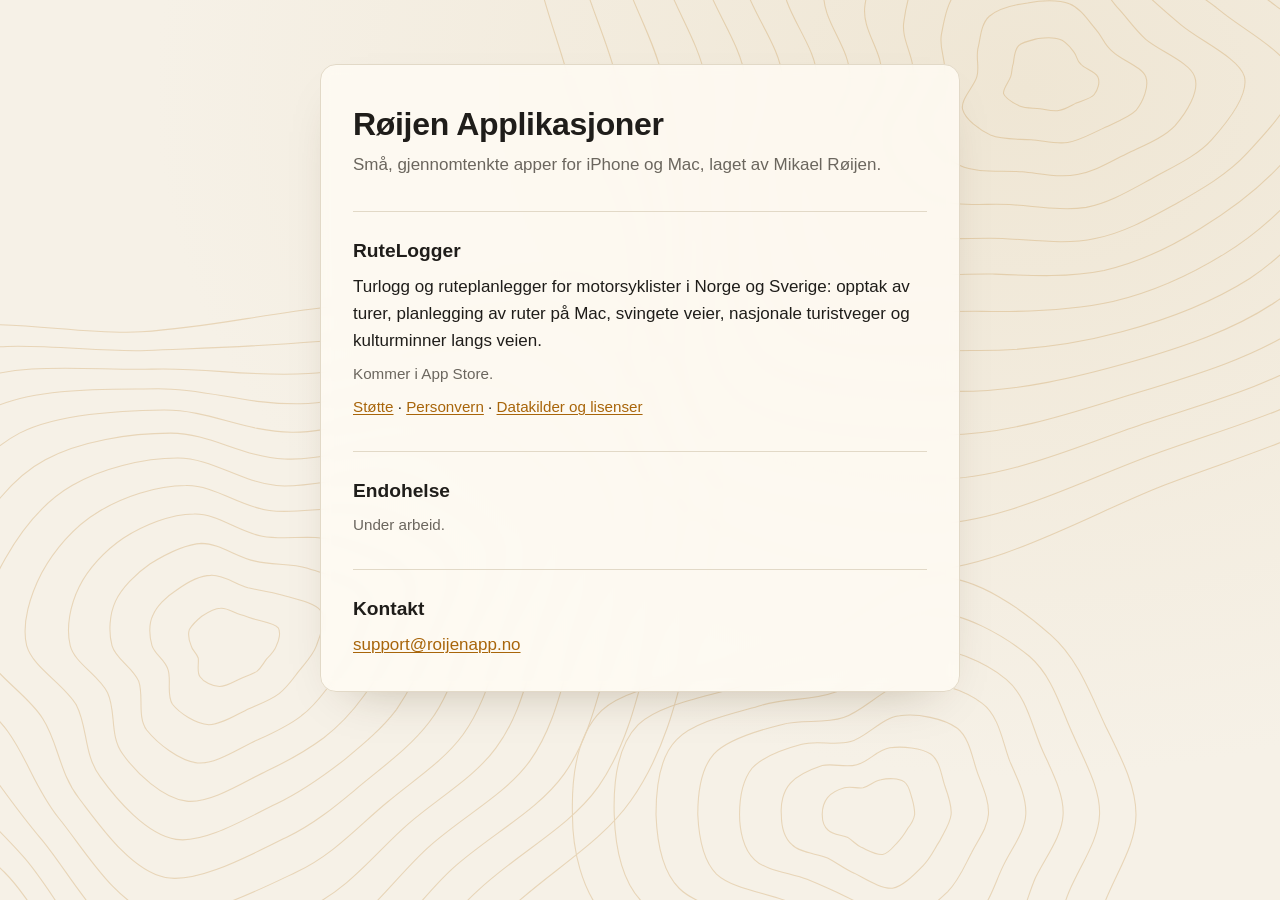
<file: index.html>
<!doctype html>
<html lang="nb">
<head>
  <meta charset="utf-8">
  <meta name="viewport" content="width=device-width, initial-scale=1">
  <title>Røijen Applikasjoner</title>
  <meta name="description" content="Apper av Mikael Røijen: RuteLogger for motorsyklister, og Endohelse.">
  <link rel="stylesheet" href="style.css">
</head>
<body>
  <div class="kart" aria-hidden="true"></div>

  <main>
    <header>
      <h1>Røijen Applikasjoner</h1>
      <p class="ingress">Små, gjennomtenkte apper for iPhone og Mac, laget av Mikael Røijen.</p>
    </header>

    <section class="apper" aria-label="Appene">
      <article>
        <h2>RuteLogger</h2>
        <p>Turlogg og ruteplanlegger for motorsyklister i Norge og Sverige: opptak av turer, planlegging av ruter på Mac, svingete veier, nasjonale turistveger og kulturminner langs veien.</p>
        <p class="status">Kommer i App Store.</p>
        <p class="lenker"><a href="rutelogger/">Støtte</a> · <a href="rutelogger/personvern/">Personvern</a> · <a href="rutelogger/kreditering/">Datakilder og lisenser</a></p>
      </article>

      <article>
        <h2>Endohelse</h2>
        <p class="status">Under arbeid.</p>
      </article>
    </section>

    <footer>
      <h2>Kontakt</h2>
      <p><a href="mailto:support@roijenapp.no">support@roijenapp.no</a></p>
    </footer>
  </main>
</body>
</html>
</file>
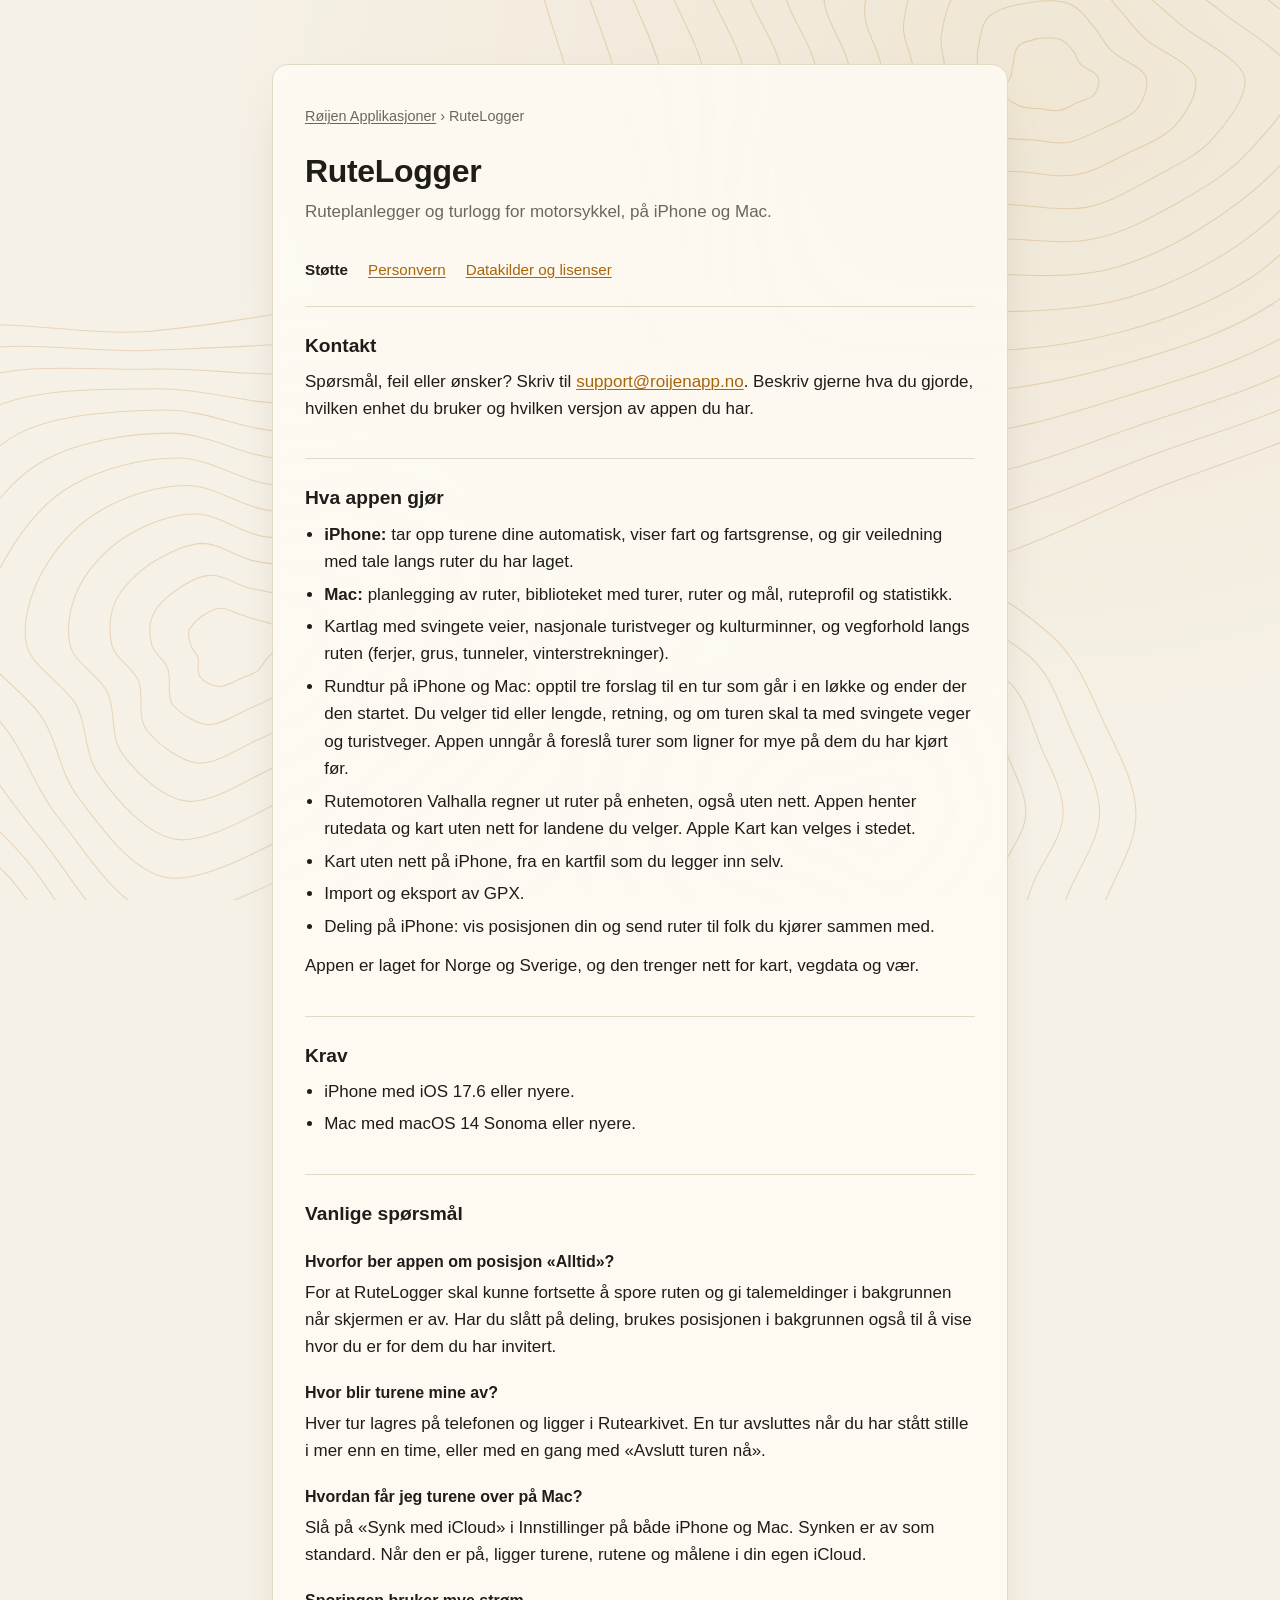
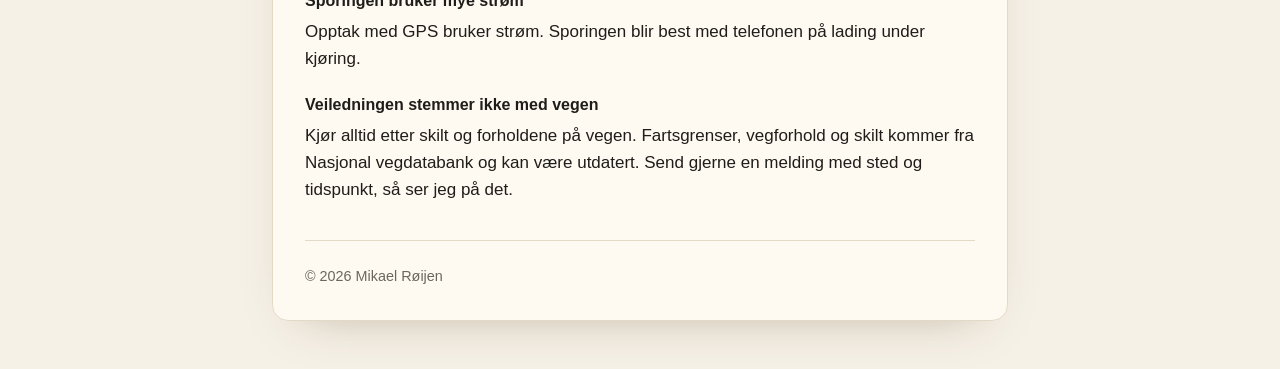
<file: rutelogger/index.html>
<!doctype html>
<html lang="nb">
<head>
  <meta charset="utf-8">
  <meta name="viewport" content="width=device-width, initial-scale=1">
  <title>RuteLogger – støtte</title>
  <meta name="description" content="Støtte for RuteLogger, turlogg og ruteplanlegger for motorsykkel på iPhone og Mac.">
  <link rel="stylesheet" href="/style.css">
</head>
<body>
  <div class="kart" aria-hidden="true"></div>

  <main class="bred">
    <p class="sti"><a href="/">Røijen Applikasjoner</a> › RuteLogger</p>

    <header>
      <h1>RuteLogger</h1>
      <p class="ingress">Ruteplanlegger og turlogg for motorsykkel, på iPhone og Mac.</p>
    </header>

    <nav class="faner" aria-label="RuteLogger">
      <a href="/rutelogger/" aria-current="page">Støtte</a>
      <a href="/rutelogger/personvern/">Personvern</a>
      <a href="/rutelogger/kreditering/">Datakilder og lisenser</a>
    </nav>

    <section class="del">
      <h2>Kontakt</h2>
      <p>Spørsmål, feil eller ønsker? Skriv til <a href="mailto:support@roijenapp.no">support@roijenapp.no</a>. Beskriv gjerne hva du gjorde, hvilken enhet du bruker og hvilken versjon av appen du har.</p>
    </section>

    <section class="del">
      <h2>Hva appen gjør</h2>
      <ul>
        <li><strong>iPhone:</strong> tar opp turene dine automatisk, viser fart og fartsgrense, og gir veiledning med tale langs ruter du har laget.</li>
        <li><strong>Mac:</strong> planlegging av ruter, biblioteket med turer, ruter og mål, ruteprofil og statistikk.</li>
        <li>Kartlag med svingete veier, nasjonale turistveger og kulturminner, og vegforhold langs ruten (ferjer, grus, tunneler, vinterstrekninger).</li>
        <li>Rundtur på iPhone og Mac: opptil tre forslag til en tur som går i en løkke og ender der den startet. Du velger tid eller lengde, retning, og om turen skal ta med svingete veger og turistveger. Appen unngår å foreslå turer som ligner for mye på dem du har kjørt før.</li>
        <li>Rutemotoren Valhalla regner ut ruter på enheten, også uten nett. Appen henter rutedata og kart uten nett for landene du velger. Apple Kart kan velges i stedet.</li>
        <li>Kart uten nett på iPhone, fra en kartfil som du legger inn selv.</li>
        <li>Import og eksport av GPX.</li>
        <li>Deling på iPhone: vis posisjonen din og send ruter til folk du kjører sammen med.</li>
      </ul>
      <p>Appen er laget for Norge og Sverige, og den trenger nett for kart, vegdata og vær.</p>
    </section>

    <section class="del">
      <h2>Krav</h2>
      <ul>
        <li>iPhone med iOS 17.6 eller nyere.</li>
        <li>Mac med macOS 14 Sonoma eller nyere.</li>
      </ul>
    </section>

    <section class="del">
      <h2>Vanlige spørsmål</h2>

      <h3>Hvorfor ber appen om posisjon «Alltid»?</h3>
      <p>For at RuteLogger skal kunne fortsette å spore ruten og gi talemeldinger i bakgrunnen når skjermen er av. Har du slått på deling, brukes posisjonen i bakgrunnen også til å vise hvor du er for dem du har invitert.</p>

      <h3>Hvor blir turene mine av?</h3>
      <p>Hver tur lagres på telefonen og ligger i Rutearkivet. En tur avsluttes når du har stått stille i mer enn en time, eller med en gang med «Avslutt turen nå».</p>

      <h3>Hvordan får jeg turene over på Mac?</h3>
      <p>Slå på «Synk med iCloud» i Innstillinger på både iPhone og Mac. Synken er av som standard. Når den er på, ligger turene, rutene og målene i din egen iCloud.</p>

      <h3>Sporingen bruker mye strøm</h3>
      <p>Opptak med GPS bruker strøm. Sporingen blir best med telefonen på lading under kjøring.</p>

      <h3>Veiledningen stemmer ikke med vegen</h3>
      <p>Kjør alltid etter skilt og forholdene på vegen. Fartsgrenser, vegforhold og skilt kommer fra Nasjonal vegdatabank og kan være utdatert. Send gjerne en melding med sted og tidspunkt, så ser jeg på det.</p>
    </section>

    <footer>
      <p class="liten">© 2026 Mikael Røijen</p>
    </footer>
  </main>
</body>
</html>
</file>
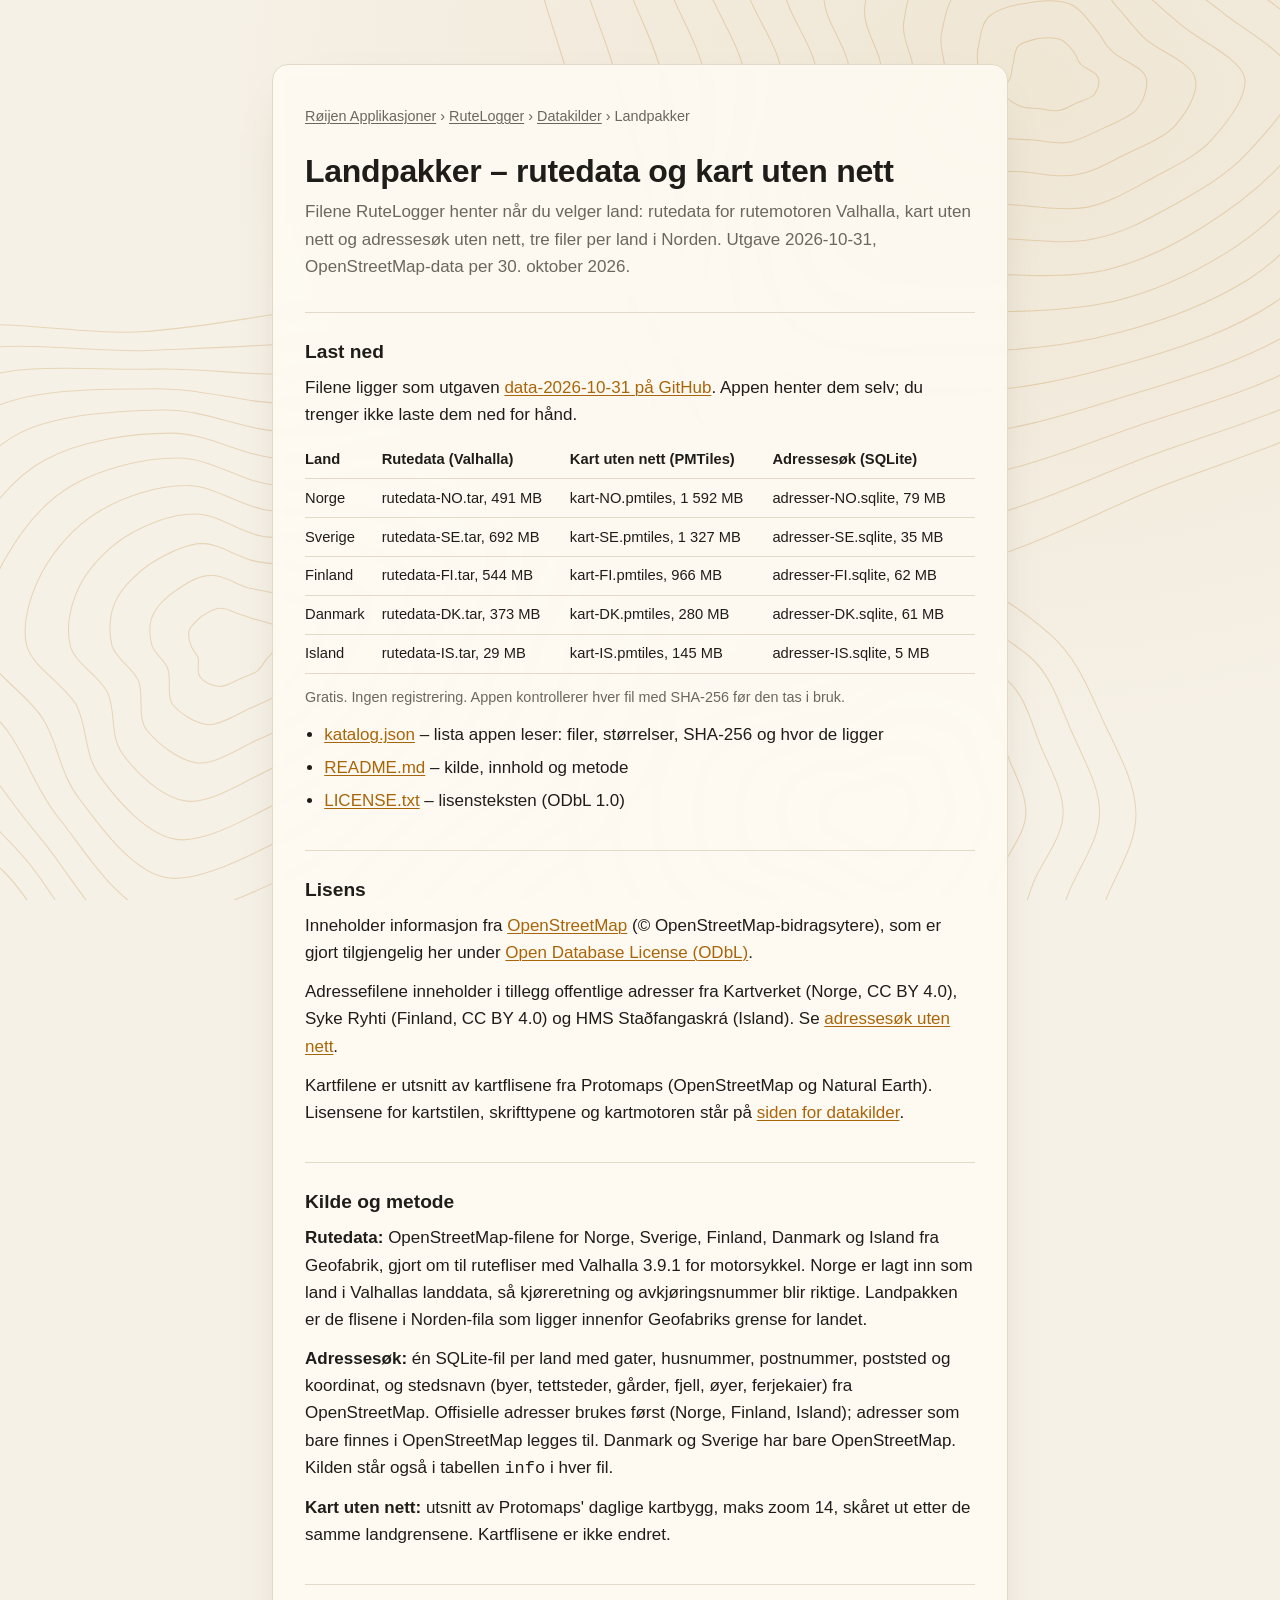
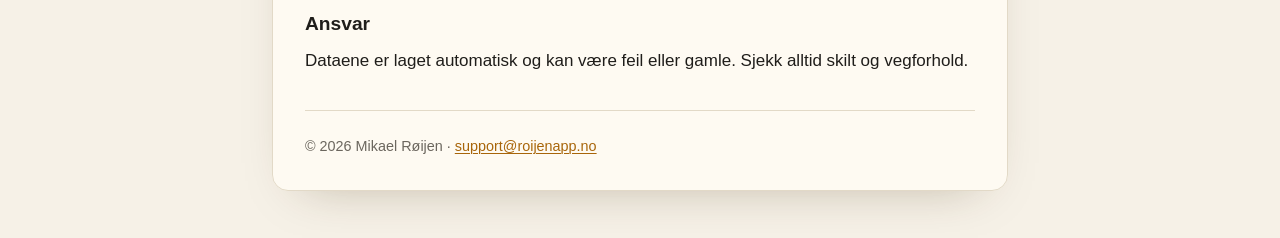
<file: rutelogger/data/index.html>
<!doctype html>
<html lang="nb">
<head>
  <meta charset="utf-8">
  <meta name="viewport" content="width=device-width, initial-scale=1">
  <title>Landpakker – rutedata og kart uten nett</title>
  <meta name="description" content="Landpakkene RuteLogger laster ned: Valhalla-rutedata og kart uten nett for Norden, laget av OpenStreetMap, under ODbL.">
  <link rel="stylesheet" href="/style.css">
</head>
<body>
  <div class="kart" aria-hidden="true"></div>

  <main class="bred">
    <p class="sti"><a href="/">Røijen Applikasjoner</a> › <a href="/rutelogger/">RuteLogger</a> › <a href="/rutelogger/kreditering/">Datakilder</a> › Landpakker</p>

    <header>
      <h1>Landpakker – rutedata og kart uten nett</h1>
      <p class="ingress">Filene RuteLogger henter når du velger land: rutedata for rutemotoren Valhalla, kart uten nett og adressesøk uten nett, tre filer per land i Norden. Utgave 2026-10-31, OpenStreetMap-data per 30. oktober 2026.</p>
    </header>

    <section class="del">
      <h2>Last ned</h2>
      <p>Filene ligger som utgaven <a href="https://github.com/mikaelroijen/roijenapp/releases/tag/data-2026-10-31">data-2026-10-31 på GitHub</a>. Appen henter dem selv; du trenger ikke laste dem ned for hånd.</p>
      <div class="tabell">
        <table>
          <thead><tr><th>Land</th><th>Rutedata (Valhalla)</th><th>Kart uten nett (PMTiles)</th><th>Adressesøk (SQLite)</th></tr></thead>
          <tbody>
            <tr><td>Norge</td><td>rutedata-NO.tar, 491 MB</td><td>kart-NO.pmtiles, 1 592 MB</td><td>adresser-NO.sqlite, 79 MB</td></tr>
            <tr><td>Sverige</td><td>rutedata-SE.tar, 692 MB</td><td>kart-SE.pmtiles, 1 327 MB</td><td>adresser-SE.sqlite, 35 MB</td></tr>
            <tr><td>Finland</td><td>rutedata-FI.tar, 544 MB</td><td>kart-FI.pmtiles, 966 MB</td><td>adresser-FI.sqlite, 62 MB</td></tr>
            <tr><td>Danmark</td><td>rutedata-DK.tar, 373 MB</td><td>kart-DK.pmtiles, 280 MB</td><td>adresser-DK.sqlite, 61 MB</td></tr>
            <tr><td>Island</td><td>rutedata-IS.tar, 29 MB</td><td>kart-IS.pmtiles, 145 MB</td><td>adresser-IS.sqlite, 5 MB</td></tr>
          </tbody>
        </table>
      </div>
      <p class="liten">Gratis. Ingen registrering. Appen kontrollerer hver fil med SHA-256 før den tas i bruk.</p>
      <ul>
        <li><a href="katalog.json">katalog.json</a> – lista appen leser: filer, størrelser, SHA-256 og hvor de ligger</li>
        <li><a href="README.md">README.md</a> – kilde, innhold og metode</li>
        <li><a href="LICENSE.txt">LICENSE.txt</a> – lisensteksten (ODbL 1.0)</li>
      </ul>
    </section>

    <section class="del">
      <h2>Lisens</h2>
      <p>Inneholder informasjon fra <a href="https://www.openstreetmap.org/copyright">OpenStreetMap</a> (© OpenStreetMap-bidragsytere), som er gjort tilgjengelig her under <a href="https://opendatacommons.org/licenses/odbl/1-0/">Open Database License (ODbL)</a>.</p>
      <p>Adressefilene inneholder i tillegg offentlige adresser fra Kartverket (Norge, CC BY 4.0), Syke Ryhti (Finland, CC BY 4.0) og HMS Staðfangaskrá (Island). Se <a href="/rutelogger/kreditering/#adressesok">adressesøk uten nett</a>.</p>
      <p>Kartfilene er utsnitt av kartflisene fra Protomaps (OpenStreetMap og Natural Earth). Lisensene for kartstilen, skrifttypene og kartmotoren står på <a href="/rutelogger/kreditering/#kart-uten-nett">siden for datakilder</a>.</p>
    </section>

    <section class="del">
      <h2>Kilde og metode</h2>
      <p><strong>Rutedata:</strong> OpenStreetMap-filene for Norge, Sverige, Finland, Danmark og Island fra Geofabrik, gjort om til rutefliser med Valhalla 3.9.1 for motorsykkel. Norge er lagt inn som land i Valhallas landdata, så kjøreretning og avkjøringsnummer blir riktige. Landpakken er de flisene i Norden-fila som ligger innenfor Geofabriks grense for landet.</p>
      <p><strong>Adressesøk:</strong> én SQLite-fil per land med gater, husnummer, postnummer, poststed og koordinat, og stedsnavn (byer, tettsteder, gårder, fjell, øyer, ferjekaier) fra OpenStreetMap. Offisielle adresser brukes først (Norge, Finland, Island); adresser som bare finnes i OpenStreetMap legges til. Danmark og Sverige har bare OpenStreetMap. Kilden står også i tabellen <code>info</code> i hver fil.</p>
      <p><strong>Kart uten nett:</strong> utsnitt av Protomaps' daglige kartbygg, maks zoom 14, skåret ut etter de samme landgrensene. Kartflisene er ikke endret.</p>
    </section>

    <section class="del">
      <h2>Ansvar</h2>
      <p>Dataene er laget automatisk og kan være feil eller gamle. Sjekk alltid skilt og vegforhold.</p>
    </section>

    <footer>
      <p class="liten">© 2026 Mikael Røijen · <a href="mailto:support@roijenapp.no">support@roijenapp.no</a></p>
    </footer>
  </main>
</body>
</html>
</file>
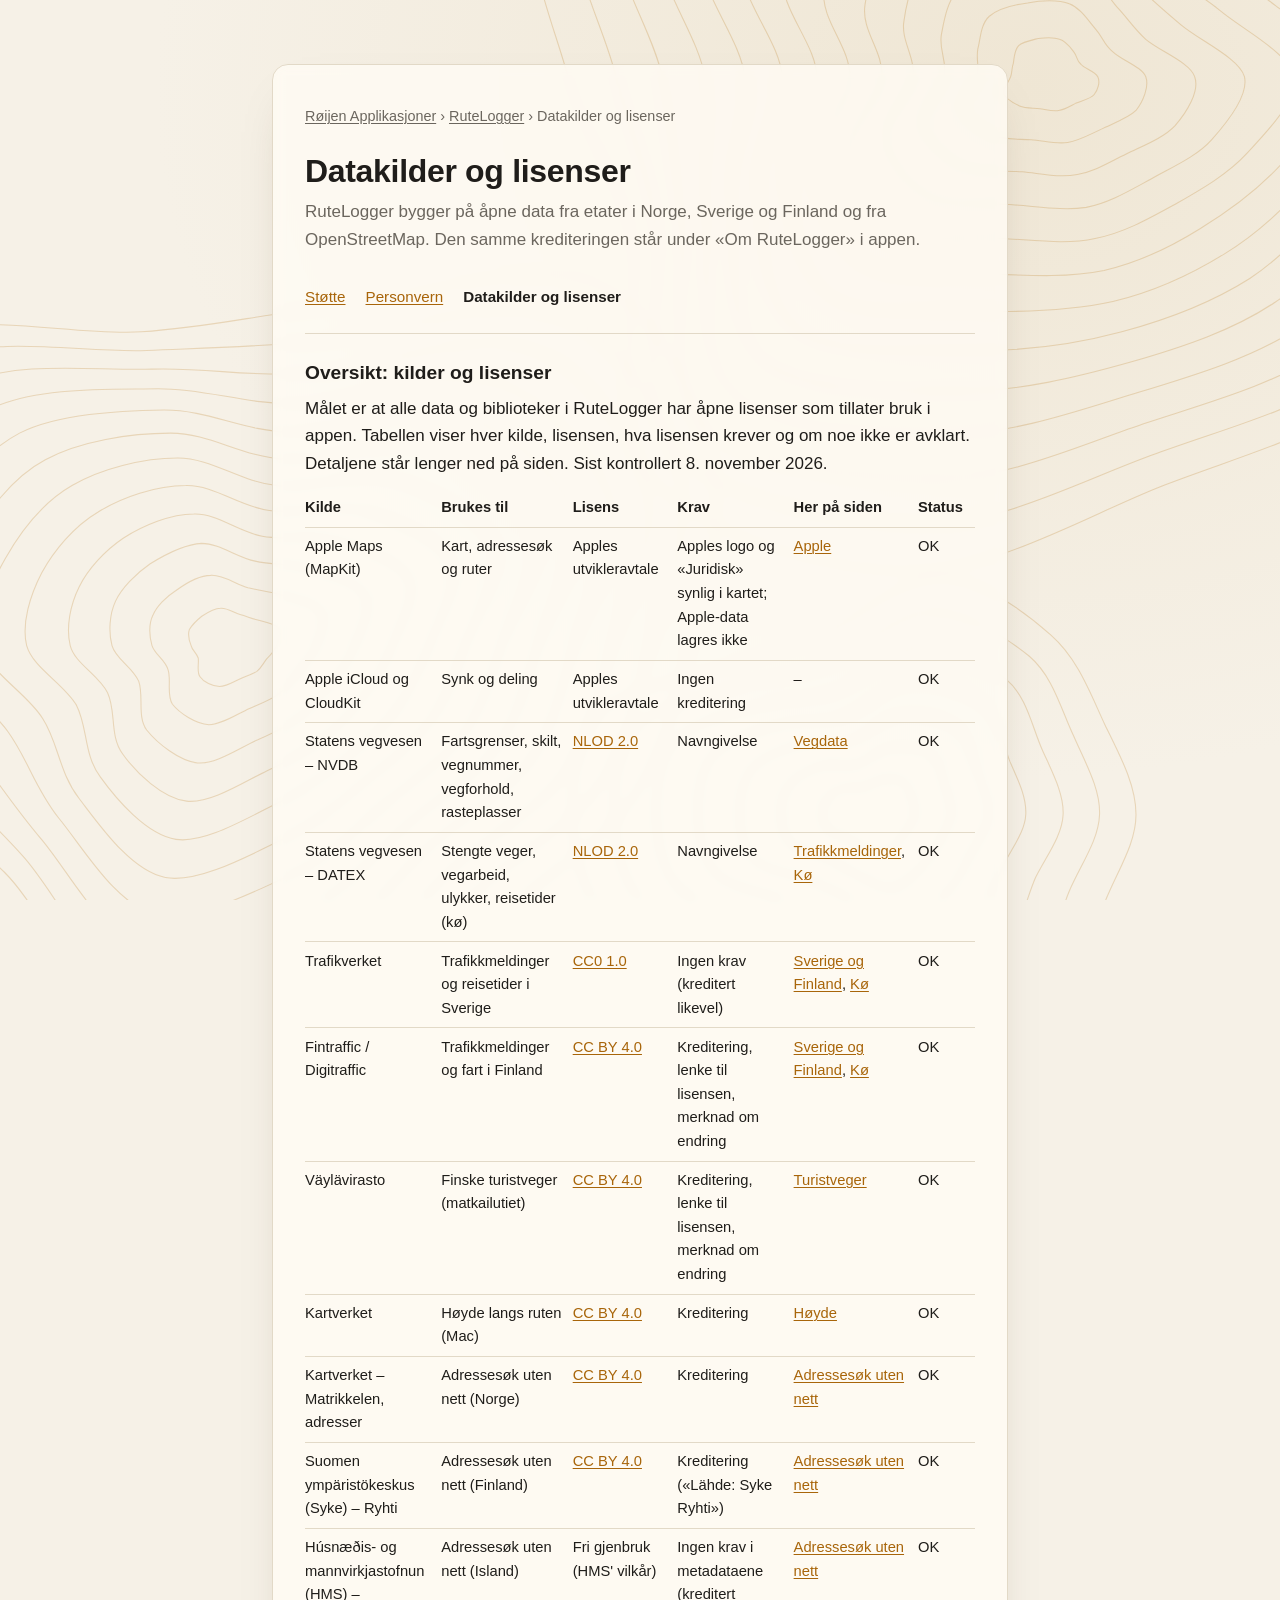
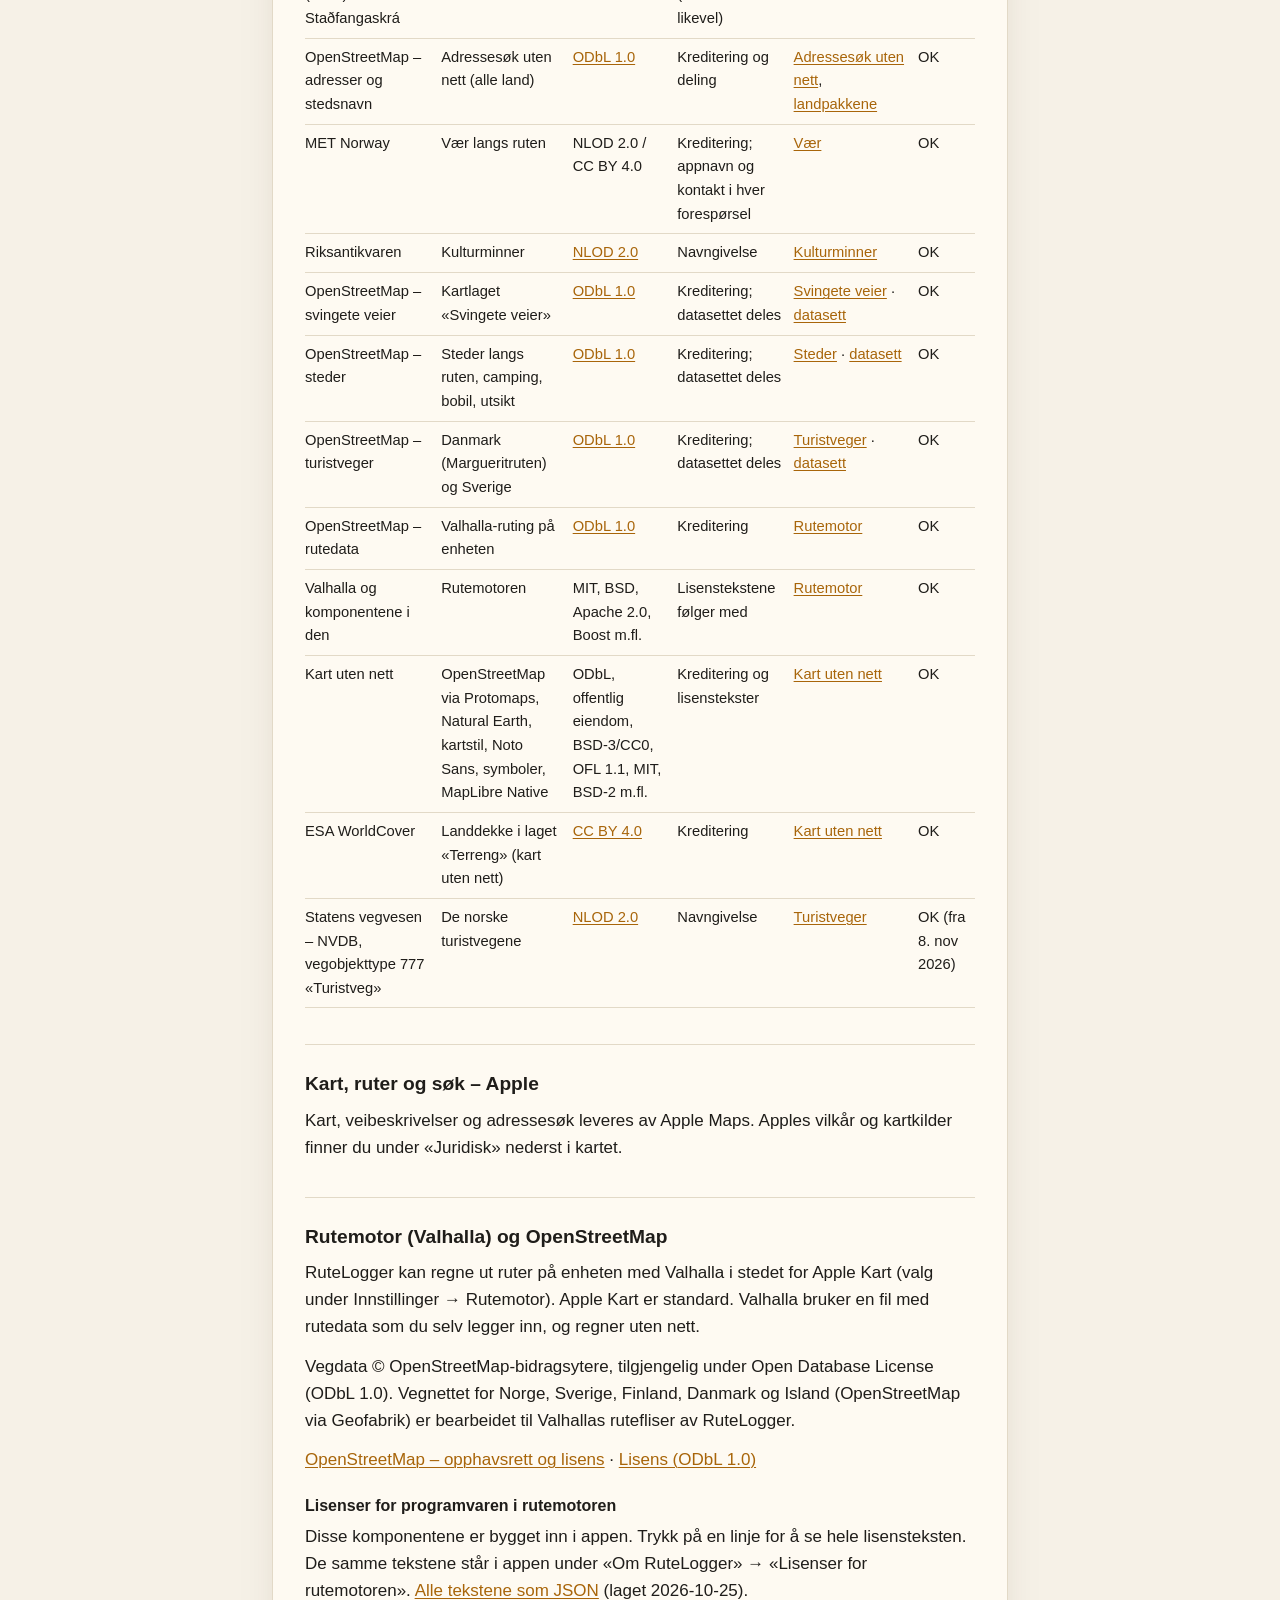
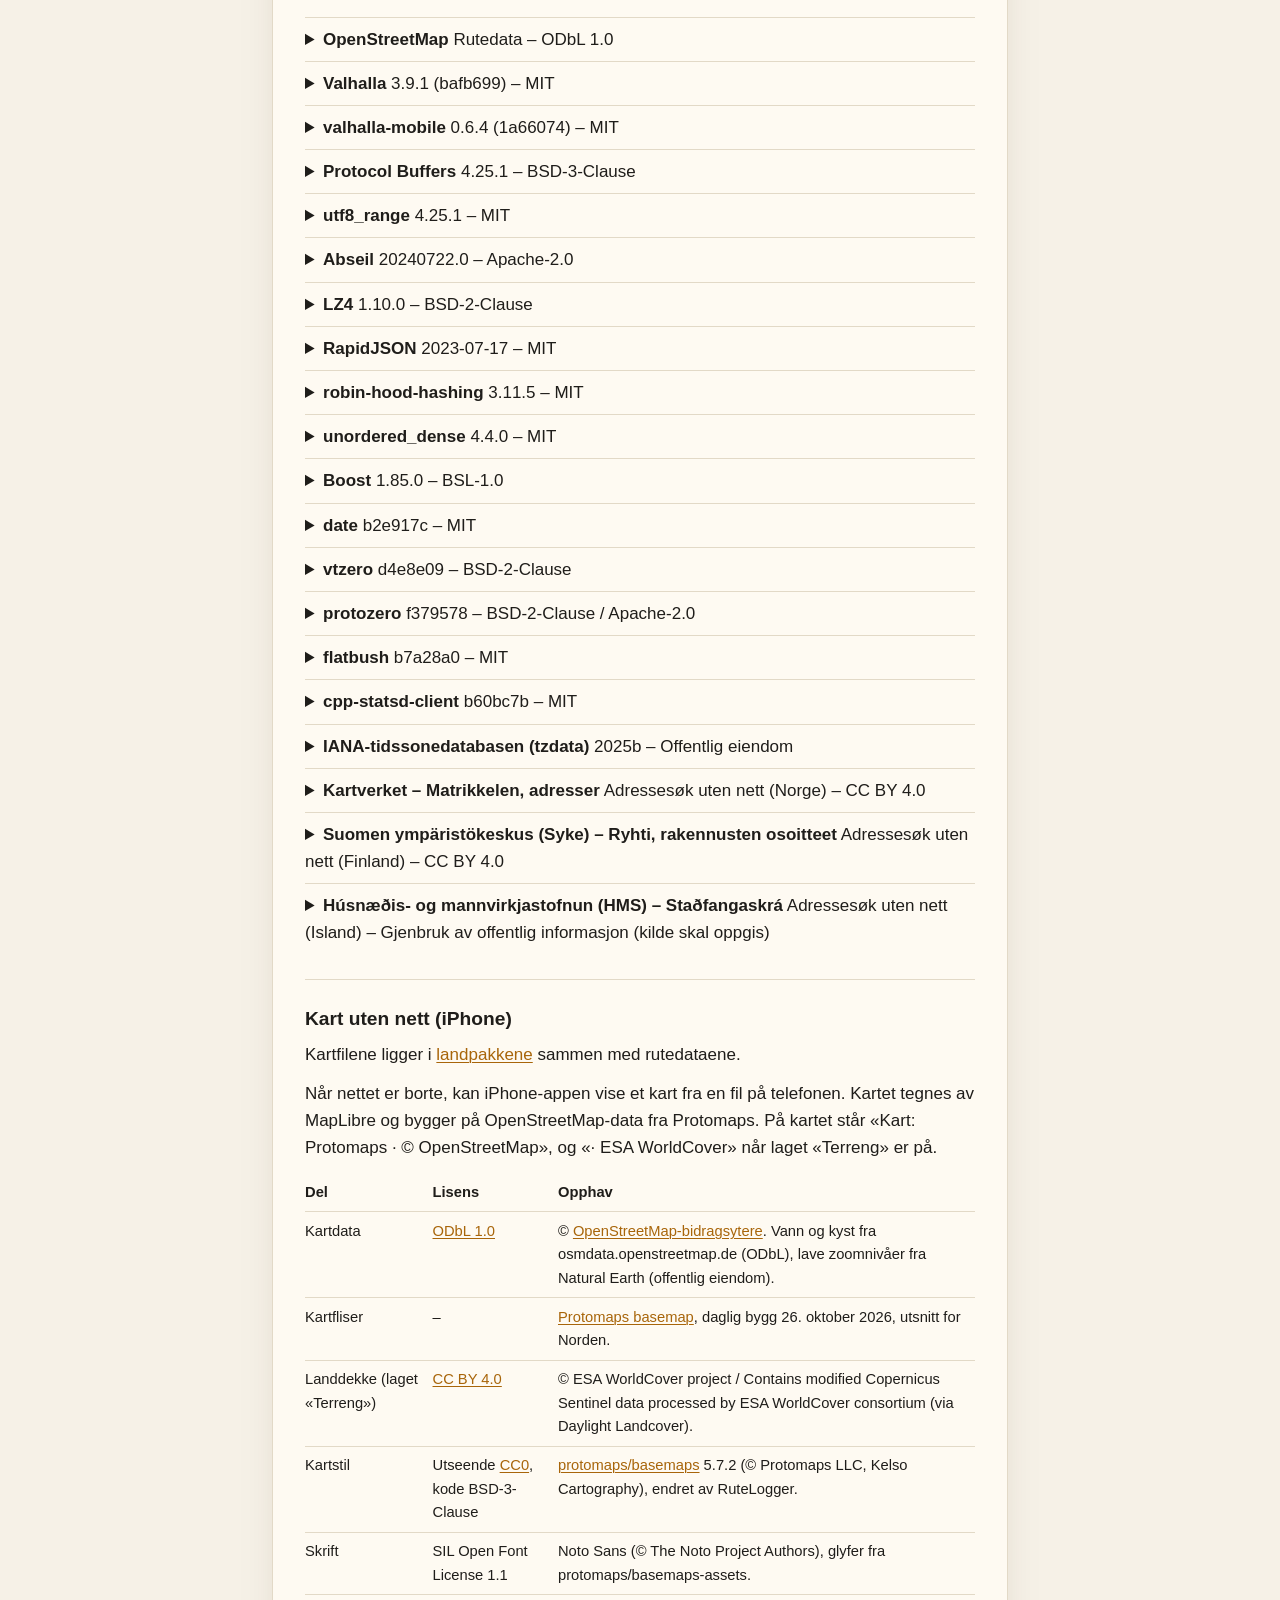
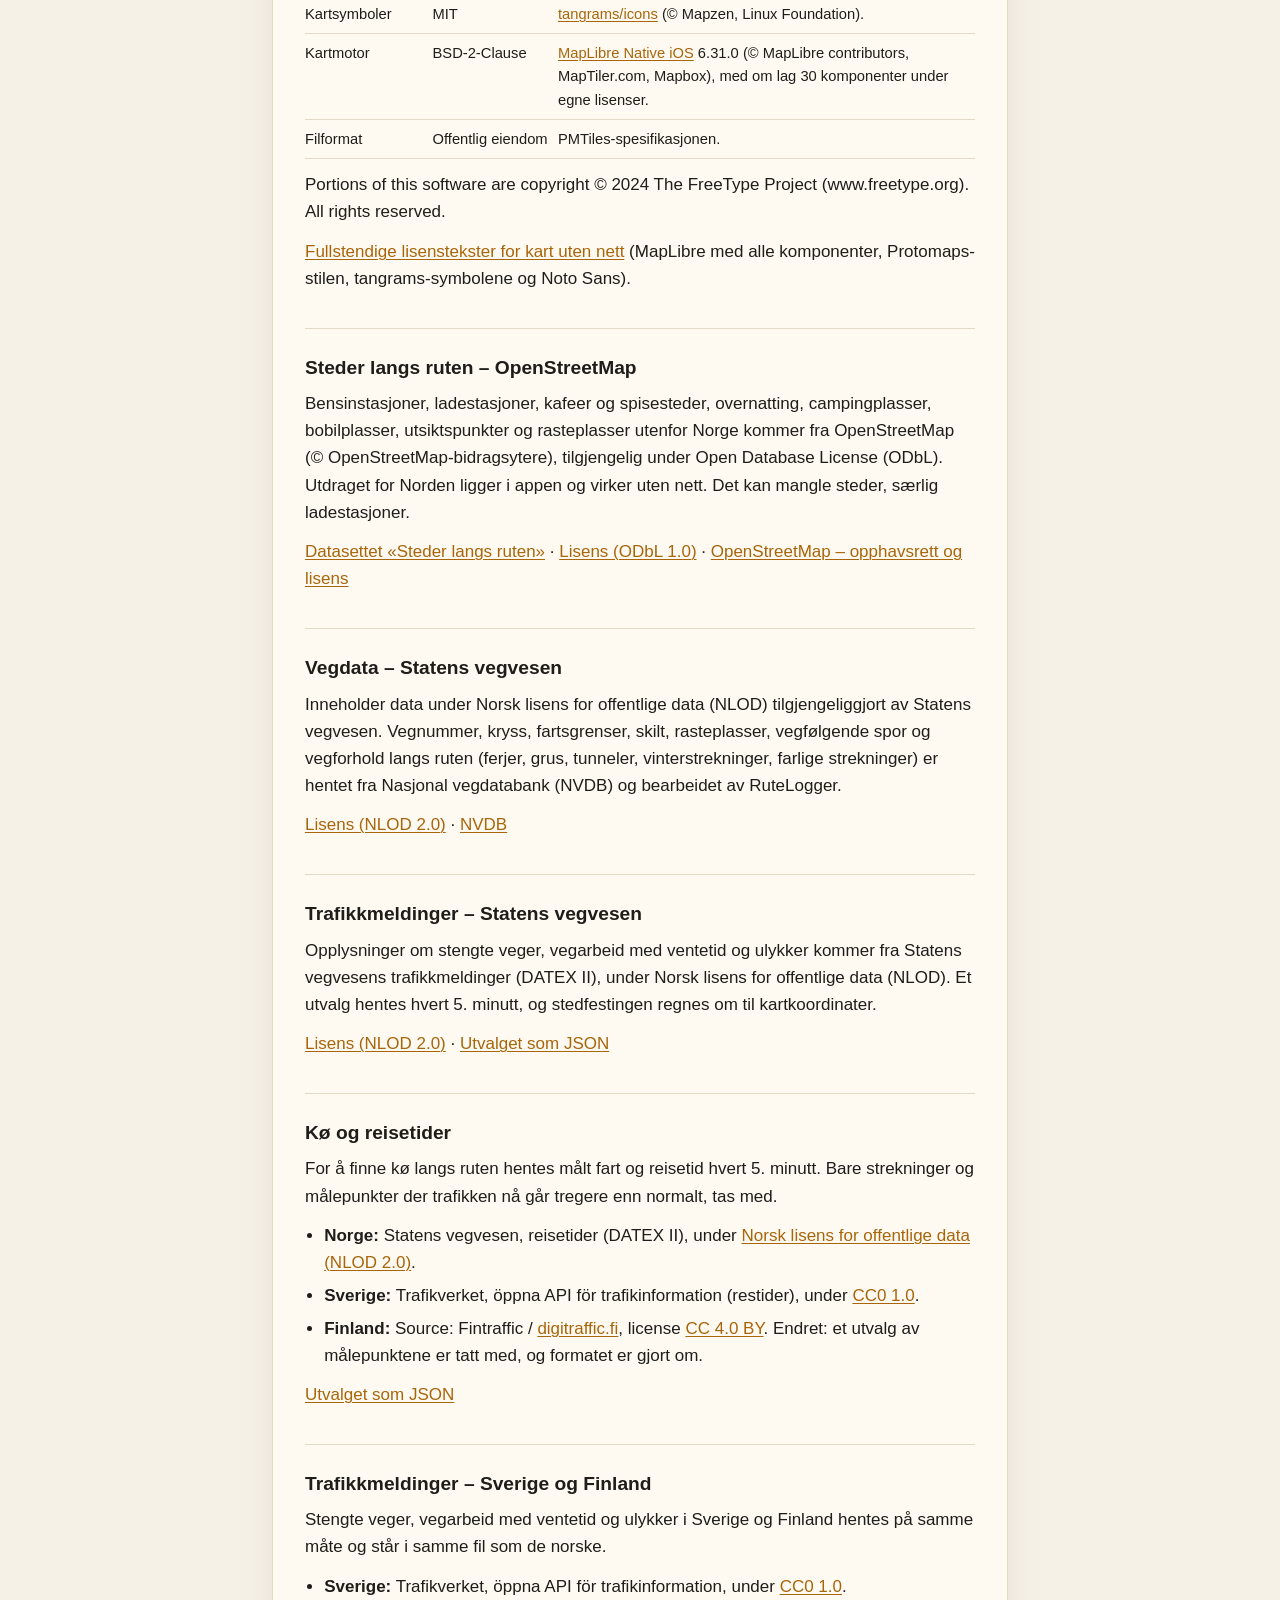
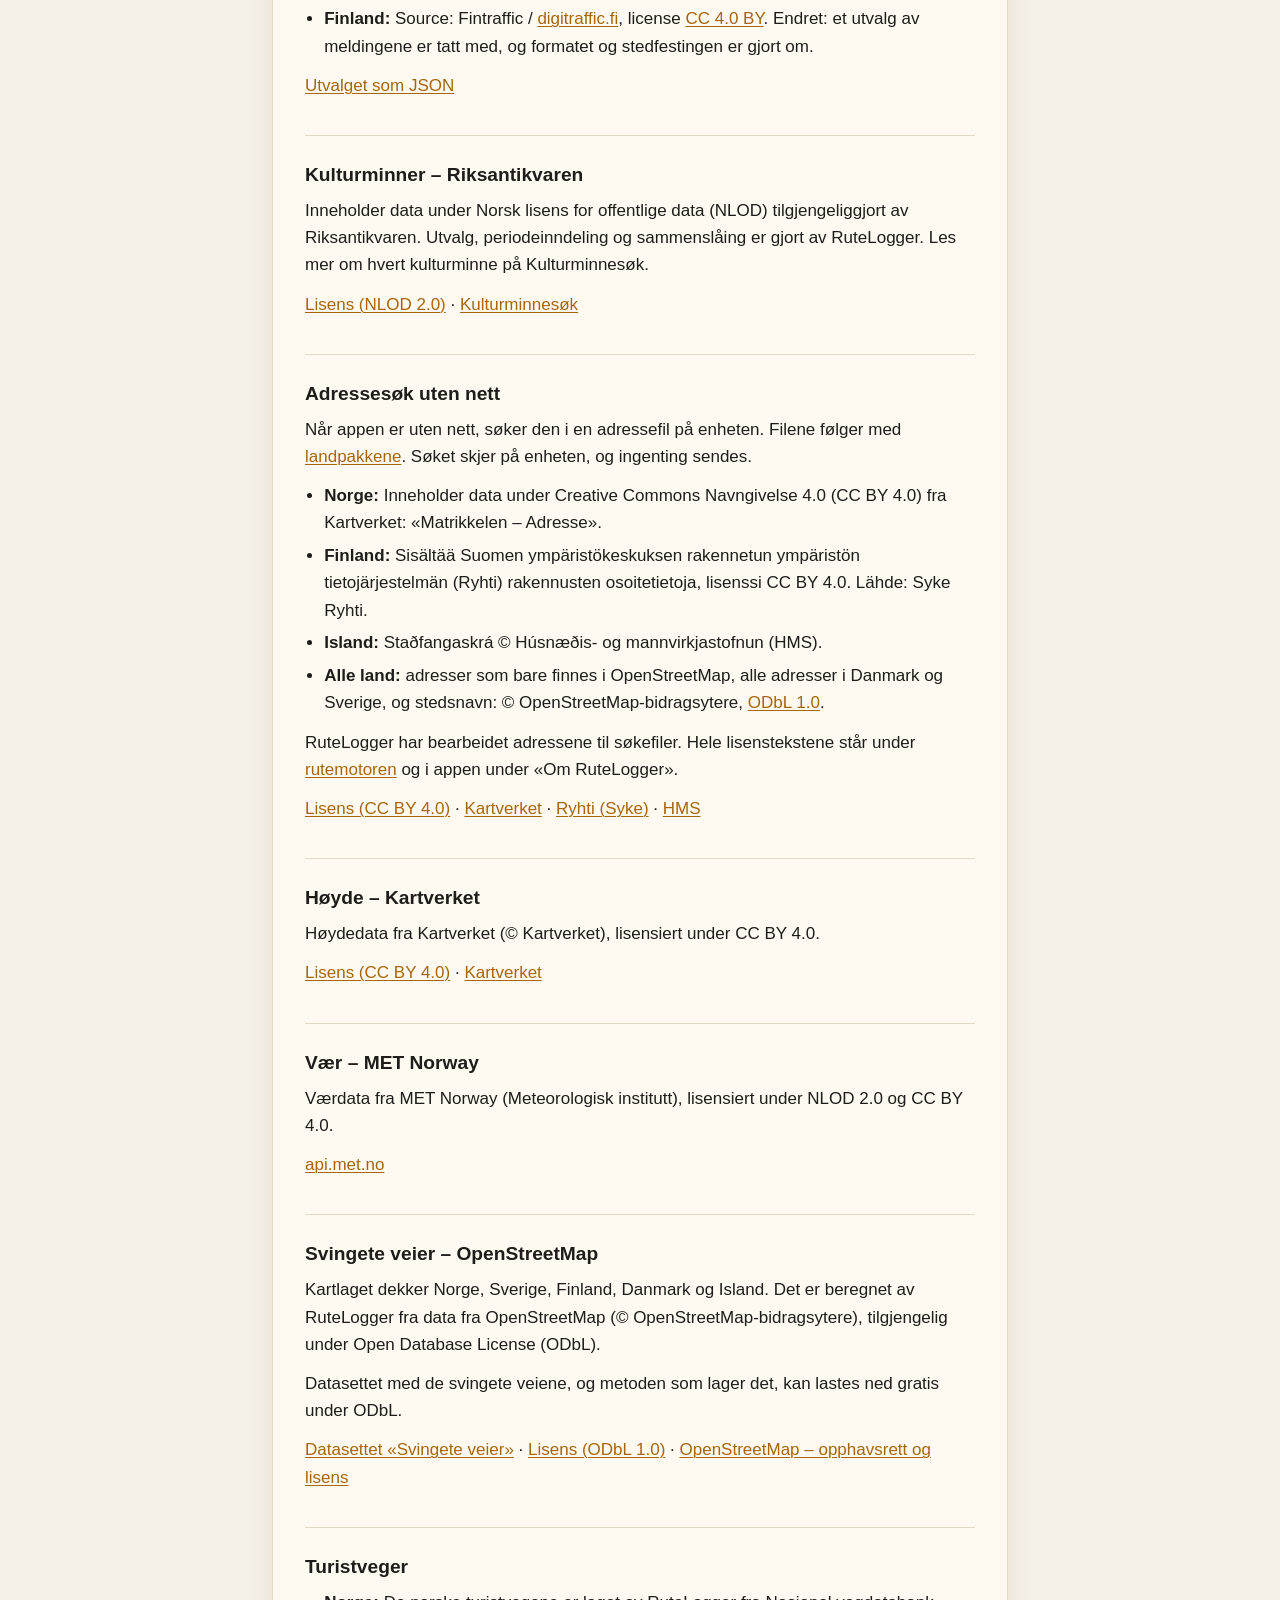
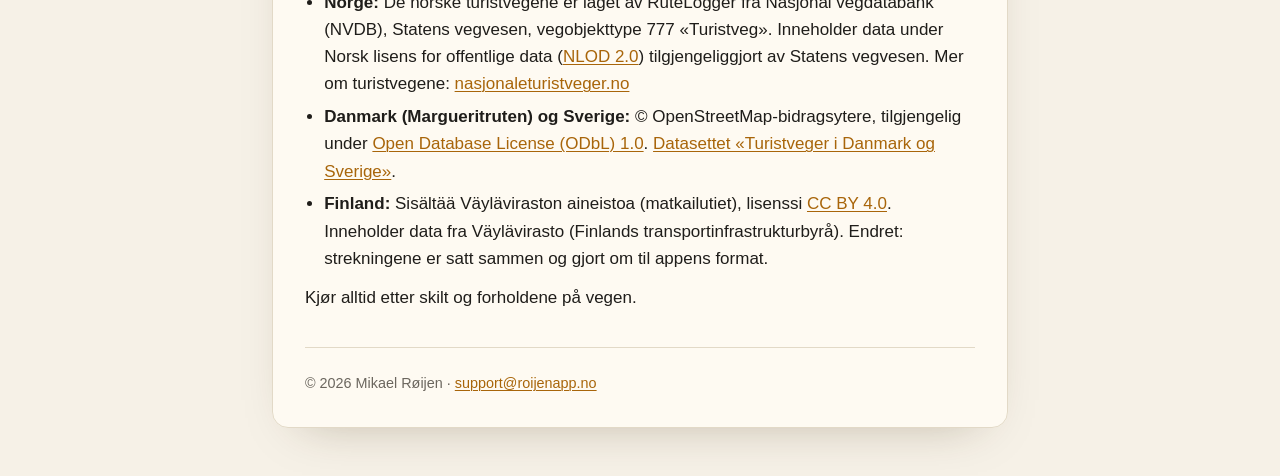
<file: rutelogger/kreditering/index.html>
<!doctype html>
<html lang="nb">
<head>
  <meta charset="utf-8">
  <meta name="viewport" content="width=device-width, initial-scale=1">
  <title>RuteLogger – datakilder</title>
  <meta name="description" content="Datakilder, kreditering og lisenser for RuteLogger.">
  <link rel="stylesheet" href="/style.css">
</head>
<body>
  <div class="kart" aria-hidden="true"></div>

  <main class="bred">
    <p class="sti"><a href="/">Røijen Applikasjoner</a> › <a href="/rutelogger/">RuteLogger</a> › Datakilder og lisenser</p>

    <header>
      <h1>Datakilder og lisenser</h1>
      <p class="ingress">RuteLogger bygger på åpne data fra etater i Norge, Sverige og Finland og fra OpenStreetMap. Den samme krediteringen står under «Om RuteLogger» i appen.</p>
    </header>

    <nav class="faner" aria-label="RuteLogger">
      <a href="/rutelogger/">Støtte</a>
      <a href="/rutelogger/personvern/">Personvern</a>
      <a href="/rutelogger/kreditering/" aria-current="page">Datakilder og lisenser</a>
    </nav>

    <section class="del" id="oversikt">
      <h2>Oversikt: kilder og lisenser</h2>
      <p>Målet er at alle data og biblioteker i RuteLogger har åpne lisenser som tillater bruk i appen. Tabellen viser hver kilde, lisensen, hva lisensen krever og om noe ikke er avklart. Detaljene står lenger ned på siden. Sist kontrollert 8. november 2026.</p>
      <div class="tabell">
        <table>
          <thead><tr><th>Kilde</th><th>Brukes til</th><th>Lisens</th><th>Krav</th><th>Her på siden</th><th>Status</th></tr></thead>
          <tbody>
            <tr><td>Apple Maps (MapKit)</td><td>Kart, adressesøk og ruter</td><td>Apples utvikleravtale</td><td>Apples logo og «Juridisk» synlig i kartet; Apple-data lagres ikke</td><td><a href="#apple">Apple</a></td><td>OK</td></tr>
            <tr><td>Apple iCloud og CloudKit</td><td>Synk og deling</td><td>Apples utvikleravtale</td><td>Ingen kreditering</td><td>–</td><td>OK</td></tr>
            <tr><td>Statens vegvesen – NVDB</td><td>Fartsgrenser, skilt, vegnummer, vegforhold, rasteplasser</td><td><a href="https://data.norge.no/nlod/no/2.0">NLOD 2.0</a></td><td>Navngivelse</td><td><a href="#vegdata">Vegdata</a></td><td>OK</td></tr>
            <tr><td>Statens vegvesen – DATEX</td><td>Stengte veger, vegarbeid, ulykker, reisetider (kø)</td><td><a href="https://data.norge.no/nlod/no/2.0">NLOD 2.0</a></td><td>Navngivelse</td><td><a href="#trafikkmeldinger">Trafikkmeldinger</a>, <a href="#ko">Kø</a></td><td>OK</td></tr>
            <tr><td>Trafikverket</td><td>Trafikkmeldinger og reisetider i Sverige</td><td><a href="https://creativecommons.org/publicdomain/zero/1.0/">CC0 1.0</a></td><td>Ingen krav (kreditert likevel)</td><td><a href="#trafikkmeldinger-sverige-finland">Sverige og Finland</a>, <a href="#ko">Kø</a></td><td>OK</td></tr>
            <tr><td>Fintraffic / Digitraffic</td><td>Trafikkmeldinger og fart i Finland</td><td><a href="https://creativecommons.org/licenses/by/4.0/">CC BY 4.0</a></td><td>Kreditering, lenke til lisensen, merknad om endring</td><td><a href="#trafikkmeldinger-sverige-finland">Sverige og Finland</a>, <a href="#ko">Kø</a></td><td>OK</td></tr>
            <tr><td>Väylävirasto</td><td>Finske turistveger (matkailutiet)</td><td><a href="https://creativecommons.org/licenses/by/4.0/">CC BY 4.0</a></td><td>Kreditering, lenke til lisensen, merknad om endring</td><td><a href="#turistveger">Turistveger</a></td><td>OK</td></tr>
            <tr><td>Kartverket</td><td>Høyde langs ruten (Mac)</td><td><a href="https://creativecommons.org/licenses/by/4.0/">CC BY 4.0</a></td><td>Kreditering</td><td><a href="#hoyde">Høyde</a></td><td>OK</td></tr>
            <tr><td>Kartverket – Matrikkelen, adresser</td><td>Adressesøk uten nett (Norge)</td><td><a href="https://creativecommons.org/licenses/by/4.0/">CC BY 4.0</a></td><td>Kreditering</td><td><a href="#adressesok">Adressesøk uten nett</a></td><td>OK</td></tr>
            <tr><td>Suomen ympäristökeskus (Syke) – Ryhti</td><td>Adressesøk uten nett (Finland)</td><td><a href="https://creativecommons.org/licenses/by/4.0/">CC BY 4.0</a></td><td>Kreditering («Lähde: Syke Ryhti»)</td><td><a href="#adressesok">Adressesøk uten nett</a></td><td>OK</td></tr>
            <tr><td>Húsnæðis- og mannvirkjastofnun (HMS) – Staðfangaskrá</td><td>Adressesøk uten nett (Island)</td><td>Fri gjenbruk (HMS' vilkår)</td><td>Ingen krav i metadataene (kreditert likevel)</td><td><a href="#adressesok">Adressesøk uten nett</a></td><td>OK</td></tr>
            <tr><td>OpenStreetMap – adresser og stedsnavn</td><td>Adressesøk uten nett (alle land)</td><td><a href="https://opendatacommons.org/licenses/odbl/1-0/">ODbL 1.0</a></td><td>Kreditering og deling</td><td><a href="#adressesok">Adressesøk uten nett</a>, <a href="/rutelogger/data/">landpakkene</a></td><td>OK</td></tr>
            <tr><td>MET Norway</td><td>Vær langs ruten</td><td>NLOD 2.0 / CC BY 4.0</td><td>Kreditering; appnavn og kontakt i hver forespørsel</td><td><a href="#vaer">Vær</a></td><td>OK</td></tr>
            <tr><td>Riksantikvaren</td><td>Kulturminner</td><td><a href="https://data.norge.no/nlod/no/2.0">NLOD 2.0</a></td><td>Navngivelse</td><td><a href="#kulturminner">Kulturminner</a></td><td>OK</td></tr>
            <tr><td>OpenStreetMap – svingete veier</td><td>Kartlaget «Svingete veier»</td><td><a href="https://opendatacommons.org/licenses/odbl/1-0/">ODbL 1.0</a></td><td>Kreditering; datasettet deles</td><td><a href="#svingete-veier">Svingete veier</a> · <a href="/rutelogger/svingete-veier/">datasett</a></td><td>OK</td></tr>
            <tr><td>OpenStreetMap – steder</td><td>Steder langs ruten, camping, bobil, utsikt</td><td><a href="https://opendatacommons.org/licenses/odbl/1-0/">ODbL 1.0</a></td><td>Kreditering; datasettet deles</td><td><a href="#steder">Steder</a> · <a href="/rutelogger/steder/">datasett</a></td><td>OK</td></tr>
            <tr><td>OpenStreetMap – turistveger</td><td>Danmark (Margueritruten) og Sverige</td><td><a href="https://opendatacommons.org/licenses/odbl/1-0/">ODbL 1.0</a></td><td>Kreditering; datasettet deles</td><td><a href="#turistveger">Turistveger</a> · <a href="/rutelogger/turistveger/">datasett</a></td><td>OK</td></tr>
            <tr><td>OpenStreetMap – rutedata</td><td>Valhalla-ruting på enheten</td><td><a href="https://opendatacommons.org/licenses/odbl/1-0/">ODbL 1.0</a></td><td>Kreditering</td><td><a href="#rutemotor">Rutemotor</a></td><td>OK</td></tr>
            <tr><td>Valhalla og komponentene i den</td><td>Rutemotoren</td><td>MIT, BSD, Apache 2.0, Boost m.fl.</td><td>Lisenstekstene følger med</td><td><a href="#rutemotor">Rutemotor</a></td><td>OK</td></tr>
            <tr><td>Kart uten nett</td><td>OpenStreetMap via Protomaps, Natural Earth, kartstil, Noto Sans, symboler, MapLibre Native</td><td>ODbL, offentlig eiendom, BSD-3/CC0, OFL 1.1, MIT, BSD-2 m.fl.</td><td>Kreditering og lisenstekster</td><td><a href="#kart-uten-nett">Kart uten nett</a></td><td>OK</td></tr>
            <tr><td>ESA WorldCover</td><td>Landdekke i laget «Terreng» (kart uten nett)</td><td><a href="https://creativecommons.org/licenses/by/4.0/">CC BY 4.0</a></td><td>Kreditering</td><td><a href="#kart-uten-nett">Kart uten nett</a></td><td>OK</td></tr>
            <tr><td>Statens vegvesen – NVDB, vegobjekttype 777 «Turistveg»</td><td>De norske turistvegene</td><td><a href="https://data.norge.no/nlod/no/2.0">NLOD 2.0</a></td><td>Navngivelse</td><td><a href="#turistveger">Turistveger</a></td><td>OK (fra 8. nov 2026)</td></tr>
          </tbody>
        </table>
      </div>
    </section>

    <section class="del" id="apple">
      <h2>Kart, ruter og søk – Apple</h2>
      <p>Kart, veibeskrivelser og adressesøk leveres av Apple Maps. Apples vilkår og kartkilder finner du under «Juridisk» nederst i kartet.</p>
    </section>

    <!-- RUTEMOTOR START -->
    <section class="del" id="rutemotor">
      <h2>Rutemotor (Valhalla) og OpenStreetMap</h2>
      <p>RuteLogger kan regne ut ruter på enheten med Valhalla i stedet for Apple Kart (valg under Innstillinger → Rutemotor). Apple Kart er standard. Valhalla bruker en fil med rutedata som du selv legger inn, og regner uten nett.</p>
      <p>Vegdata © OpenStreetMap-bidragsytere, tilgjengelig under Open Database License (ODbL 1.0). Vegnettet for Norge, Sverige, Finland, Danmark og Island (OpenStreetMap via Geofabrik) er bearbeidet til Valhallas rutefliser av RuteLogger.</p>
      <p><a href="https://www.openstreetmap.org/copyright">OpenStreetMap – opphavsrett og lisens</a> · <a href="https://opendatacommons.org/licenses/odbl/1-0/">Lisens (ODbL 1.0)</a></p>
      <h3>Lisenser for programvaren i rutemotoren</h3>
      <p>Disse komponentene er bygget inn i appen. Trykk på en linje for å se hele lisensteksten. De samme tekstene står i appen under «Om RuteLogger» → «Lisenser for rutemotoren». <a href="lisenser.json">Alle tekstene som JSON</a> (laget 2026-10-25).</p>
      <div class="lisenser">
        <details>
          <summary><strong>OpenStreetMap</strong> Rutedata – ODbL 1.0</summary>
          <p><a href="https://www.openstreetmap.org/copyright">https://www.openstreetmap.org/copyright</a></p>
          <pre class="lisens">Vegdata © OpenStreetMap-bidragsytere.

Dataene er tilgjengelige under Open Data Commons Open Database License (ODbL) 1.0: https://opendatacommons.org/licenses/odbl/1-0/

RuteLogger har bearbeidet vegnettet til Valhallas rutefliser. Se https://www.openstreetmap.org/copyright for opphavsrett og lisens.</pre>
        </details>
        <details>
          <summary><strong>Valhalla</strong> 3.9.1 (bafb699) – MIT</summary>
          <p><a href="https://github.com/valhalla/valhalla">https://github.com/valhalla/valhalla</a></p>
          <pre class="lisens">The MIT License (MIT)

Copyright (c) 2018 Valhalla contributors  
Copyright (c) 2015-2017 Mapillary AB, Mapzen

Permission is hereby granted, free of charge, to any person obtaining a copy
of this software and associated documentation files (the &quot;Software&quot;), to deal
in the Software without restriction, including without limitation the rights
to use, copy, modify, merge, publish, distribute, sublicense, and/or sell
copies of the Software, and to permit persons to whom the Software is
furnished to do so, subject to the following conditions:

The above copyright notice and this permission notice shall be included in
all copies or substantial portions of the Software.

THE SOFTWARE IS PROVIDED &quot;AS IS&quot;, WITHOUT WARRANTY OF ANY KIND, EXPRESS OR
IMPLIED, INCLUDING BUT NOT LIMITED TO THE WARRANTIES OF MERCHANTABILITY,
FITNESS FOR A PARTICULAR PURPOSE AND NONINFRINGEMENT. IN NO EVENT SHALL THE
AUTHORS OR COPYRIGHT HOLDERS BE LIABLE FOR ANY CLAIM, DAMAGES OR OTHER
LIABILITY, WHETHER IN AN ACTION OF CONTRACT, TORT OR OTHERWISE, ARISING FROM,
OUT OF OR IN CONNECTION WITH THE SOFTWARE OR THE USE OR OTHER DEALINGS IN
THE SOFTWARE.</pre>
        </details>
        <details>
          <summary><strong>valhalla-mobile</strong> 0.6.4 (1a66074) – MIT</summary>
          <p><a href="https://github.com/Rallista/valhalla-mobile">https://github.com/Rallista/valhalla-mobile</a></p>
          <pre class="lisens"># The MIT License (MIT)

Copyright (c) 2024 Adventure Consortium Inc (dba Rallista)

Copyright (c) 2018 Valhalla contributors  

Copyright (c) 2015-2017 Mapillary AB, Mapzen

Permission is hereby granted, free of charge, to any person obtaining a copy
of this software and associated documentation files (the &quot;Software&quot;), to deal
in the Software without restriction, including without limitation the rights
to use, copy, modify, merge, publish, distribute, sublicense, and/or sell
copies of the Software, and to permit persons to whom the Software is
furnished to do so, subject to the following conditions:

The above copyright notice and this permission notice shall be included in
all copies or substantial portions of the Software.

THE SOFTWARE IS PROVIDED &quot;AS IS&quot;, WITHOUT WARRANTY OF ANY KIND, EXPRESS OR
IMPLIED, INCLUDING BUT NOT LIMITED TO THE WARRANTIES OF MERCHANTABILITY,
FITNESS FOR A PARTICULAR PURPOSE AND NONINFRINGEMENT. IN NO EVENT SHALL THE
AUTHORS OR COPYRIGHT HOLDERS BE LIABLE FOR ANY CLAIM, DAMAGES OR OTHER
LIABILITY, WHETHER IN AN ACTION OF CONTRACT, TORT OR OTHERWISE, ARISING FROM,
OUT OF OR IN CONNECTION WITH THE SOFTWARE OR THE USE OR OTHER DEALINGS IN
THE SOFTWARE.</pre>
        </details>
        <details>
          <summary><strong>Protocol Buffers</strong> 4.25.1 – BSD-3-Clause</summary>
          <p><a href="https://github.com/protocolbuffers/protobuf">https://github.com/protocolbuffers/protobuf</a></p>
          <pre class="lisens">Copyright 2008 Google Inc.  All rights reserved.

Redistribution and use in source and binary forms, with or without
modification, are permitted provided that the following conditions are
met:

    * Redistributions of source code must retain the above copyright
notice, this list of conditions and the following disclaimer.
    * Redistributions in binary form must reproduce the above
copyright notice, this list of conditions and the following disclaimer
in the documentation and/or other materials provided with the
distribution.
    * Neither the name of Google Inc. nor the names of its
contributors may be used to endorse or promote products derived from
this software without specific prior written permission.

THIS SOFTWARE IS PROVIDED BY THE COPYRIGHT HOLDERS AND CONTRIBUTORS
&quot;AS IS&quot; AND ANY EXPRESS OR IMPLIED WARRANTIES, INCLUDING, BUT NOT
LIMITED TO, THE IMPLIED WARRANTIES OF MERCHANTABILITY AND FITNESS FOR
A PARTICULAR PURPOSE ARE DISCLAIMED. IN NO EVENT SHALL THE COPYRIGHT
OWNER OR CONTRIBUTORS BE LIABLE FOR ANY DIRECT, INDIRECT, INCIDENTAL,
SPECIAL, EXEMPLARY, OR CONSEQUENTIAL DAMAGES (INCLUDING, BUT NOT
LIMITED TO, PROCUREMENT OF SUBSTITUTE GOODS OR SERVICES; LOSS OF USE,
DATA, OR PROFITS; OR BUSINESS INTERRUPTION) HOWEVER CAUSED AND ON ANY
THEORY OF LIABILITY, WHETHER IN CONTRACT, STRICT LIABILITY, OR TORT
(INCLUDING NEGLIGENCE OR OTHERWISE) ARISING IN ANY WAY OUT OF THE USE
OF THIS SOFTWARE, EVEN IF ADVISED OF THE POSSIBILITY OF SUCH DAMAGE.

Code generated by the Protocol Buffer compiler is owned by the owner
of the input file used when generating it.  This code is not
standalone and requires a support library to be linked with it.  This
support library is itself covered by the above license.</pre>
        </details>
        <details>
          <summary><strong>utf8_range</strong> 4.25.1 – MIT</summary>
          <p><a href="https://github.com/protocolbuffers/protobuf">https://github.com/protocolbuffers/protobuf</a></p>
          <pre class="lisens">MIT License

Copyright (c) 2019 Yibo Cai
Copyright 2022 Google LLC

Permission is hereby granted, free of charge, to any person obtaining a copy
of this software and associated documentation files (the &quot;Software&quot;), to deal
in the Software without restriction, including without limitation the rights
to use, copy, modify, merge, publish, distribute, sublicense, and/or sell
copies of the Software, and to permit persons to whom the Software is
furnished to do so, subject to the following conditions:

The above copyright notice and this permission notice shall be included in all
copies or substantial portions of the Software.

THE SOFTWARE IS PROVIDED &quot;AS IS&quot;, WITHOUT WARRANTY OF ANY KIND, EXPRESS OR
IMPLIED, INCLUDING BUT NOT LIMITED TO THE WARRANTIES OF MERCHANTABILITY,
FITNESS FOR A PARTICULAR PURPOSE AND NONINFRINGEMENT. IN NO EVENT SHALL THE
AUTHORS OR COPYRIGHT HOLDERS BE LIABLE FOR ANY CLAIM, DAMAGES OR OTHER
LIABILITY, WHETHER IN AN ACTION OF CONTRACT, TORT OR OTHERWISE, ARISING FROM,
OUT OF OR IN CONNECTION WITH THE SOFTWARE OR THE USE OR OTHER DEALINGS IN THE
SOFTWARE.</pre>
        </details>
        <details>
          <summary><strong>Abseil</strong> 20240722.0 – Apache-2.0</summary>
          <p><a href="https://github.com/abseil/abseil-cpp">https://github.com/abseil/abseil-cpp</a></p>
          <pre class="lisens">Apache License
                           Version 2.0, January 2004
                        https://www.apache.org/licenses/

   TERMS AND CONDITIONS FOR USE, REPRODUCTION, AND DISTRIBUTION

   1. Definitions.

      &quot;License&quot; shall mean the terms and conditions for use, reproduction,
      and distribution as defined by Sections 1 through 9 of this document.

      &quot;Licensor&quot; shall mean the copyright owner or entity authorized by
      the copyright owner that is granting the License.

      &quot;Legal Entity&quot; shall mean the union of the acting entity and all
      other entities that control, are controlled by, or are under common
      control with that entity. For the purposes of this definition,
      &quot;control&quot; means (i) the power, direct or indirect, to cause the
      direction or management of such entity, whether by contract or
      otherwise, or (ii) ownership of fifty percent (50%) or more of the
      outstanding shares, or (iii) beneficial ownership of such entity.

      &quot;You&quot; (or &quot;Your&quot;) shall mean an individual or Legal Entity
      exercising permissions granted by this License.

      &quot;Source&quot; form shall mean the preferred form for making modifications,
      including but not limited to software source code, documentation
      source, and configuration files.

      &quot;Object&quot; form shall mean any form resulting from mechanical
      transformation or translation of a Source form, including but
      not limited to compiled object code, generated documentation,
      and conversions to other media types.

      &quot;Work&quot; shall mean the work of authorship, whether in Source or
      Object form, made available under the License, as indicated by a
      copyright notice that is included in or attached to the work
      (an example is provided in the Appendix below).

      &quot;Derivative Works&quot; shall mean any work, whether in Source or Object
      form, that is based on (or derived from) the Work and for which the
      editorial revisions, annotations, elaborations, or other modifications
      represent, as a whole, an original work of authorship. For the purposes
      of this License, Derivative Works shall not include works that remain
      separable from, or merely link (or bind by name) to the interfaces of,
      the Work and Derivative Works thereof.

      &quot;Contribution&quot; shall mean any work of authorship, including
      the original version of the Work and any modifications or additions
      to that Work or Derivative Works thereof, that is intentionally
      submitted to Licensor for inclusion in the Work by the copyright owner
      or by an individual or Legal Entity authorized to submit on behalf of
      the copyright owner. For the purposes of this definition, &quot;submitted&quot;
      means any form of electronic, verbal, or written communication sent
      to the Licensor or its representatives, including but not limited to
      communication on electronic mailing lists, source code control systems,
      and issue tracking systems that are managed by, or on behalf of, the
      Licensor for the purpose of discussing and improving the Work, but
      excluding communication that is conspicuously marked or otherwise
      designated in writing by the copyright owner as &quot;Not a Contribution.&quot;

      &quot;Contributor&quot; shall mean Licensor and any individual or Legal Entity
      on behalf of whom a Contribution has been received by Licensor and
      subsequently incorporated within the Work.

   2. Grant of Copyright License. Subject to the terms and conditions of
      this License, each Contributor hereby grants to You a perpetual,
      worldwide, non-exclusive, no-charge, royalty-free, irrevocable
      copyright license to reproduce, prepare Derivative Works of,
      publicly display, publicly perform, sublicense, and distribute the
      Work and such Derivative Works in Source or Object form.

   3. Grant of Patent License. Subject to the terms and conditions of
      this License, each Contributor hereby grants to You a perpetual,
      worldwide, non-exclusive, no-charge, royalty-free, irrevocable
      (except as stated in this section) patent license to make, have made,
      use, offer to sell, sell, import, and otherwise transfer the Work,
      where such license applies only to those patent claims licensable
      by such Contributor that are necessarily infringed by their
      Contribution(s) alone or by combination of their Contribution(s)
      with the Work to which such Contribution(s) was submitted. If You
      institute patent litigation against any entity (including a
      cross-claim or counterclaim in a lawsuit) alleging that the Work
      or a Contribution incorporated within the Work constitutes direct
      or contributory patent infringement, then any patent licenses
      granted to You under this License for that Work shall terminate
      as of the date such litigation is filed.

   4. Redistribution. You may reproduce and distribute copies of the
      Work or Derivative Works thereof in any medium, with or without
      modifications, and in Source or Object form, provided that You
      meet the following conditions:

      (a) You must give any other recipients of the Work or
          Derivative Works a copy of this License; and

      (b) You must cause any modified files to carry prominent notices
          stating that You changed the files; and

      (c) You must retain, in the Source form of any Derivative Works
          that You distribute, all copyright, patent, trademark, and
          attribution notices from the Source form of the Work,
          excluding those notices that do not pertain to any part of
          the Derivative Works; and

      (d) If the Work includes a &quot;NOTICE&quot; text file as part of its
          distribution, then any Derivative Works that You distribute must
          include a readable copy of the attribution notices contained
          within such NOTICE file, excluding those notices that do not
          pertain to any part of the Derivative Works, in at least one
          of the following places: within a NOTICE text file distributed
          as part of the Derivative Works; within the Source form or
          documentation, if provided along with the Derivative Works; or,
          within a display generated by the Derivative Works, if and
          wherever such third-party notices normally appear. The contents
          of the NOTICE file are for informational purposes only and
          do not modify the License. You may add Your own attribution
          notices within Derivative Works that You distribute, alongside
          or as an addendum to the NOTICE text from the Work, provided
          that such additional attribution notices cannot be construed
          as modifying the License.

      You may add Your own copyright statement to Your modifications and
      may provide additional or different license terms and conditions
      for use, reproduction, or distribution of Your modifications, or
      for any such Derivative Works as a whole, provided Your use,
      reproduction, and distribution of the Work otherwise complies with
      the conditions stated in this License.

   5. Submission of Contributions. Unless You explicitly state otherwise,
      any Contribution intentionally submitted for inclusion in the Work
      by You to the Licensor shall be under the terms and conditions of
      this License, without any additional terms or conditions.
      Notwithstanding the above, nothing herein shall supersede or modify
      the terms of any separate license agreement you may have executed
      with Licensor regarding such Contributions.

   6. Trademarks. This License does not grant permission to use the trade
      names, trademarks, service marks, or product names of the Licensor,
      except as required for reasonable and customary use in describing the
      origin of the Work and reproducing the content of the NOTICE file.

   7. Disclaimer of Warranty. Unless required by applicable law or
      agreed to in writing, Licensor provides the Work (and each
      Contributor provides its Contributions) on an &quot;AS IS&quot; BASIS,
      WITHOUT WARRANTIES OR CONDITIONS OF ANY KIND, either express or
      implied, including, without limitation, any warranties or conditions
      of TITLE, NON-INFRINGEMENT, MERCHANTABILITY, or FITNESS FOR A
      PARTICULAR PURPOSE. You are solely responsible for determining the
      appropriateness of using or redistributing the Work and assume any
      risks associated with Your exercise of permissions under this License.

   8. Limitation of Liability. In no event and under no legal theory,
      whether in tort (including negligence), contract, or otherwise,
      unless required by applicable law (such as deliberate and grossly
      negligent acts) or agreed to in writing, shall any Contributor be
      liable to You for damages, including any direct, indirect, special,
      incidental, or consequential damages of any character arising as a
      result of this License or out of the use or inability to use the
      Work (including but not limited to damages for loss of goodwill,
      work stoppage, computer failure or malfunction, or any and all
      other commercial damages or losses), even if such Contributor
      has been advised of the possibility of such damages.

   9. Accepting Warranty or Additional Liability. While redistributing
      the Work or Derivative Works thereof, You may choose to offer,
      and charge a fee for, acceptance of support, warranty, indemnity,
      or other liability obligations and/or rights consistent with this
      License. However, in accepting such obligations, You may act only
      on Your own behalf and on Your sole responsibility, not on behalf
      of any other Contributor, and only if You agree to indemnify,
      defend, and hold each Contributor harmless for any liability
      incurred by, or claims asserted against, such Contributor by reason
      of your accepting any such warranty or additional liability.

   END OF TERMS AND CONDITIONS

   APPENDIX: How to apply the Apache License to your work.

      To apply the Apache License to your work, attach the following
      boilerplate notice, with the fields enclosed by brackets &quot;[]&quot;
      replaced with your own identifying information. (Don&#x27;t include
      the brackets!)  The text should be enclosed in the appropriate
      comment syntax for the file format. We also recommend that a
      file or class name and description of purpose be included on the
      same &quot;printed page&quot; as the copyright notice for easier
      identification within third-party archives.

   Copyright [yyyy] [name of copyright owner]

   Licensed under the Apache License, Version 2.0 (the &quot;License&quot;);
   you may not use this file except in compliance with the License.
   You may obtain a copy of the License at

       https://www.apache.org/licenses/LICENSE-2.0

   Unless required by applicable law or agreed to in writing, software
   distributed under the License is distributed on an &quot;AS IS&quot; BASIS,
   WITHOUT WARRANTIES OR CONDITIONS OF ANY KIND, either express or implied.
   See the License for the specific language governing permissions and
   limitations under the License.</pre>
        </details>
        <details>
          <summary><strong>LZ4</strong> 1.10.0 – BSD-2-Clause</summary>
          <p><a href="https://github.com/lz4/lz4">https://github.com/lz4/lz4</a></p>
          <pre class="lisens">LZ4 Library
Copyright (c) 2011-2020, Yann Collet
All rights reserved.

Redistribution and use in source and binary forms, with or without modification,
are permitted provided that the following conditions are met:

* Redistributions of source code must retain the above copyright notice, this
  list of conditions and the following disclaimer.

* Redistributions in binary form must reproduce the above copyright notice, this
  list of conditions and the following disclaimer in the documentation and/or
  other materials provided with the distribution.

THIS SOFTWARE IS PROVIDED BY THE COPYRIGHT HOLDERS AND CONTRIBUTORS &quot;AS IS&quot; AND
ANY EXPRESS OR IMPLIED WARRANTIES, INCLUDING, BUT NOT LIMITED TO, THE IMPLIED
WARRANTIES OF MERCHANTABILITY AND FITNESS FOR A PARTICULAR PURPOSE ARE
DISCLAIMED. IN NO EVENT SHALL THE COPYRIGHT HOLDER OR CONTRIBUTORS BE LIABLE FOR
ANY DIRECT, INDIRECT, INCIDENTAL, SPECIAL, EXEMPLARY, OR CONSEQUENTIAL DAMAGES
(INCLUDING, BUT NOT LIMITED TO, PROCUREMENT OF SUBSTITUTE GOODS OR SERVICES;
LOSS OF USE, DATA, OR PROFITS; OR BUSINESS INTERRUPTION) HOWEVER CAUSED AND ON
ANY THEORY OF LIABILITY, WHETHER IN CONTRACT, STRICT LIABILITY, OR TORT
(INCLUDING NEGLIGENCE OR OTHERWISE) ARISING IN ANY WAY OUT OF THE USE OF THIS
SOFTWARE, EVEN IF ADVISED OF THE POSSIBILITY OF SUCH DAMAGE.</pre>
        </details>
        <details>
          <summary><strong>RapidJSON</strong> 2023-07-17 – MIT</summary>
          <p><a href="https://github.com/Tencent/rapidjson">https://github.com/Tencent/rapidjson</a></p>
          <pre class="lisens">Tencent is pleased to support the open source community by making RapidJSON available. 
 
Copyright (C) 2015 THL A29 Limited, a Tencent company, and Milo Yip.  All rights reserved.

If you have downloaded a copy of the RapidJSON binary from Tencent, please note that the RapidJSON binary is licensed under the MIT License.
If you have downloaded a copy of the RapidJSON source code from Tencent, please note that RapidJSON source code is licensed under the MIT License, except for the third-party components listed below which are subject to different license terms.  Your integration of RapidJSON into your own projects may require compliance with the MIT License, as well as the other licenses applicable to the third-party components included within RapidJSON. To avoid the problematic JSON license in your own projects, it&#x27;s sufficient to exclude the bin/jsonchecker/ directory, as it&#x27;s the only code under the JSON license.
A copy of the MIT License is included in this file.

Other dependencies and licenses:

Open Source Software Licensed Under the BSD License:
--------------------------------------------------------------------

The msinttypes r29 
Copyright (c) 2006-2013 Alexander Chemeris 
All rights reserved.

Redistribution and use in source and binary forms, with or without modification, are permitted provided that the following conditions are met:

* Redistributions of source code must retain the above copyright notice, this list of conditions and the following disclaimer. 
* Redistributions in binary form must reproduce the above copyright notice, this list of conditions and the following disclaimer in the documentation and/or other materials provided with the distribution.
* Neither the name of  copyright holder nor the names of its contributors may be used to endorse or promote products derived from this software without specific prior written permission.

THIS SOFTWARE IS PROVIDED BY THE REGENTS AND CONTRIBUTORS ``AS IS&#x27;&#x27; AND ANY EXPRESS OR IMPLIED WARRANTIES, INCLUDING, BUT NOT LIMITED TO, THE IMPLIED WARRANTIES OF MERCHANTABILITY AND FITNESS FOR A PARTICULAR PURPOSE ARE DISCLAIMED. IN NO EVENT SHALL THE REGENTS AND CONTRIBUTORS BE LIABLE FOR ANY DIRECT, INDIRECT, INCIDENTAL, SPECIAL, EXEMPLARY, OR CONSEQUENTIAL DAMAGES (INCLUDING, BUT NOT LIMITED TO, PROCUREMENT OF SUBSTITUTE GOODS OR SERVICES; LOSS OF USE, DATA, OR PROFITS; OR BUSINESS INTERRUPTION) HOWEVER CAUSED AND ON ANY THEORY OF LIABILITY, WHETHER IN CONTRACT, STRICT LIABILITY, OR TORT (INCLUDING NEGLIGENCE OR OTHERWISE) ARISING IN ANY WAY OUT OF THE USE OF THIS SOFTWARE, EVEN IF ADVISED OF THE POSSIBILITY OF SUCH DAMAGE.

Open Source Software Licensed Under the JSON License:
--------------------------------------------------------------------

json.org 
Copyright (c) 2002 JSON.org
All Rights Reserved.

JSON_checker
Copyright (c) 2002 JSON.org
All Rights Reserved.

	
Terms of the JSON License:
---------------------------------------------------

Permission is hereby granted, free of charge, to any person obtaining a copy of this software and associated documentation files (the &quot;Software&quot;), to deal in the Software without restriction, including without limitation the rights to use, copy, modify, merge, publish, distribute, sublicense, and/or sell copies of the Software, and to permit persons to whom the Software is furnished to do so, subject to the following conditions:

The above copyright notice and this permission notice shall be included in all copies or substantial portions of the Software.

The Software shall be used for Good, not Evil.

THE SOFTWARE IS PROVIDED &quot;AS IS&quot;, WITHOUT WARRANTY OF ANY KIND, EXPRESS OR IMPLIED, INCLUDING BUT NOT LIMITED TO THE WARRANTIES OF MERCHANTABILITY, FITNESS FOR A PARTICULAR PURPOSE AND NONINFRINGEMENT. IN NO EVENT SHALL THE AUTHORS OR COPYRIGHT HOLDERS BE LIABLE FOR ANY CLAIM, DAMAGES OR OTHER LIABILITY, WHETHER IN AN ACTION OF CONTRACT, TORT OR OTHERWISE, ARISING FROM, OUT OF OR IN CONNECTION WITH THE SOFTWARE OR THE USE OR OTHER DEALINGS IN THE SOFTWARE.


Terms of the MIT License:
--------------------------------------------------------------------

Permission is hereby granted, free of charge, to any person obtaining a copy of this software and associated documentation files (the &quot;Software&quot;), to deal in the Software without restriction, including without limitation the rights to use, copy, modify, merge, publish, distribute, sublicense, and/or sell copies of the Software, and to permit persons to whom the Software is furnished to do so, subject to the following conditions:

The above copyright notice and this permission notice shall be included in all copies or substantial portions of the Software.

THE SOFTWARE IS PROVIDED &quot;AS IS&quot;, WITHOUT WARRANTY OF ANY KIND, EXPRESS OR IMPLIED, INCLUDING BUT NOT LIMITED TO THE WARRANTIES OF MERCHANTABILITY, FITNESS FOR A PARTICULAR PURPOSE AND NONINFRINGEMENT. IN NO EVENT SHALL THE AUTHORS OR COPYRIGHT HOLDERS BE LIABLE FOR ANY CLAIM, DAMAGES OR OTHER LIABILITY, WHETHER IN AN ACTION OF CONTRACT, TORT OR OTHERWISE, ARISING FROM, OUT OF OR IN CONNECTION WITH THE SOFTWARE OR THE USE OR OTHER DEALINGS IN THE SOFTWARE.</pre>
        </details>
        <details>
          <summary><strong>robin-hood-hashing</strong> 3.11.5 – MIT</summary>
          <p><a href="https://github.com/martinus/robin-hood-hashing">https://github.com/martinus/robin-hood-hashing</a></p>
          <pre class="lisens">MIT License

Copyright (c) 2018-2021 Martin Ankerl

Permission is hereby granted, free of charge, to any person obtaining a copy
of this software and associated documentation files (the &quot;Software&quot;), to deal
in the Software without restriction, including without limitation the rights
to use, copy, modify, merge, publish, distribute, sublicense, and/or sell
copies of the Software, and to permit persons to whom the Software is
furnished to do so, subject to the following conditions:

The above copyright notice and this permission notice shall be included in all
copies or substantial portions of the Software.

THE SOFTWARE IS PROVIDED &quot;AS IS&quot;, WITHOUT WARRANTY OF ANY KIND, EXPRESS OR
IMPLIED, INCLUDING BUT NOT LIMITED TO THE WARRANTIES OF MERCHANTABILITY,
FITNESS FOR A PARTICULAR PURPOSE AND NONINFRINGEMENT. IN NO EVENT SHALL THE
AUTHORS OR COPYRIGHT HOLDERS BE LIABLE FOR ANY CLAIM, DAMAGES OR OTHER
LIABILITY, WHETHER IN AN ACTION OF CONTRACT, TORT OR OTHERWISE, ARISING FROM,
OUT OF OR IN CONNECTION WITH THE SOFTWARE OR THE USE OR OTHER DEALINGS IN THE
SOFTWARE.</pre>
        </details>
        <details>
          <summary><strong>unordered_dense</strong> 4.4.0 – MIT</summary>
          <p><a href="https://github.com/martinus/unordered_dense">https://github.com/martinus/unordered_dense</a></p>
          <pre class="lisens">MIT License

Copyright (c) 2022 Martin Leitner-Ankerl

Permission is hereby granted, free of charge, to any person obtaining a copy
of this software and associated documentation files (the &quot;Software&quot;), to deal
in the Software without restriction, including without limitation the rights
to use, copy, modify, merge, publish, distribute, sublicense, and/or sell
copies of the Software, and to permit persons to whom the Software is
furnished to do so, subject to the following conditions:

The above copyright notice and this permission notice shall be included in all
copies or substantial portions of the Software.

THE SOFTWARE IS PROVIDED &quot;AS IS&quot;, WITHOUT WARRANTY OF ANY KIND, EXPRESS OR
IMPLIED, INCLUDING BUT NOT LIMITED TO THE WARRANTIES OF MERCHANTABILITY,
FITNESS FOR A PARTICULAR PURPOSE AND NONINFRINGEMENT. IN NO EVENT SHALL THE
AUTHORS OR COPYRIGHT HOLDERS BE LIABLE FOR ANY CLAIM, DAMAGES OR OTHER
LIABILITY, WHETHER IN AN ACTION OF CONTRACT, TORT OR OTHERWISE, ARISING FROM,
OUT OF OR IN CONNECTION WITH THE SOFTWARE OR THE USE OR OTHER DEALINGS IN THE
SOFTWARE.</pre>
        </details>
        <details>
          <summary><strong>Boost</strong> 1.85.0 – BSL-1.0</summary>
          <p><a href="https://www.boost.org">https://www.boost.org</a></p>
          <pre class="lisens">Boost Software License - Version 1.0 - August 17th, 2003

Permission is hereby granted, free of charge, to any person or organization
obtaining a copy of the software and accompanying documentation covered by
this license (the &quot;Software&quot;) to use, reproduce, display, distribute,
execute, and transmit the Software, and to prepare derivative works of the
Software, and to permit third-parties to whom the Software is furnished to
do so, all subject to the following:

The copyright notices in the Software and this entire statement, including
the above license grant, this restriction and the following disclaimer,
must be included in all copies of the Software, in whole or in part, and
all derivative works of the Software, unless such copies or derivative
works are solely in the form of machine-executable object code generated by
a source language processor.

THE SOFTWARE IS PROVIDED &quot;AS IS&quot;, WITHOUT WARRANTY OF ANY KIND, EXPRESS OR
IMPLIED, INCLUDING BUT NOT LIMITED TO THE WARRANTIES OF MERCHANTABILITY,
FITNESS FOR A PARTICULAR PURPOSE, TITLE AND NON-INFRINGEMENT. IN NO EVENT
SHALL THE COPYRIGHT HOLDERS OR ANYONE DISTRIBUTING THE SOFTWARE BE LIABLE
FOR ANY DAMAGES OR OTHER LIABILITY, WHETHER IN CONTRACT, TORT OR OTHERWISE,
ARISING FROM, OUT OF OR IN CONNECTION WITH THE SOFTWARE OR THE USE OR OTHER
DEALINGS IN THE SOFTWARE.</pre>
        </details>
        <details>
          <summary><strong>date</strong> b2e917c – MIT</summary>
          <p><a href="https://github.com/HowardHinnant/date">https://github.com/HowardHinnant/date</a></p>
          <pre class="lisens">The source code in this project is released using the MIT License. There is no
global license for the project because each file is licensed individually with
different author names and/or dates.

If you contribute to this project, please add your name to the license of each
file you modify.  If you have already contributed to this project and forgot to
add your name to the license, please feel free to submit a new P/R to add your
name to the license in each file you modified.

For convenience, here is a copy of the MIT license found in each file except
without author names or dates:

The MIT License (MIT)

Permission is hereby granted, free of charge, to any person obtaining a copy
of this software and associated documentation files (the &quot;Software&quot;), to deal
in the Software without restriction, including without limitation the rights
to use, copy, modify, merge, publish, distribute, sublicense, and/or sell
copies of the Software, and to permit persons to whom the Software is
furnished to do so, subject to the following conditions:

The above copyright notice and this permission notice shall be included in all
copies or substantial portions of the Software.

THE SOFTWARE IS PROVIDED &quot;AS IS&quot;, WITHOUT WARRANTY OF ANY KIND, EXPRESS OR
IMPLIED, INCLUDING BUT NOT LIMITED TO THE WARRANTIES OF MERCHANTABILITY,
FITNESS FOR A PARTICULAR PURPOSE AND NONINFRINGEMENT. IN NO EVENT SHALL THE
AUTHORS OR COPYRIGHT HOLDERS BE LIABLE FOR ANY CLAIM, DAMAGES OR OTHER
LIABILITY, WHETHER IN AN ACTION OF CONTRACT, TORT OR OTHERWISE, ARISING FROM,
OUT OF OR IN CONNECTION WITH THE SOFTWARE OR THE USE OR OTHER DEALINGS IN THE
SOFTWARE.</pre>
        </details>
        <details>
          <summary><strong>vtzero</strong> d4e8e09 – BSD-2-Clause</summary>
          <p><a href="https://github.com/mapbox/vtzero">https://github.com/mapbox/vtzero</a></p>
          <pre class="lisens">BSD 2-Clause License

Copyright (c) 2017, Mapbox
All rights reserved.

Redistribution and use in source and binary forms, with or without
modification, are permitted provided that the following conditions are met:

* Redistributions of source code must retain the above copyright notice, this
  list of conditions and the following disclaimer.

* Redistributions in binary form must reproduce the above copyright notice,
  this list of conditions and the following disclaimer in the documentation
  and/or other materials provided with the distribution.

THIS SOFTWARE IS PROVIDED BY THE COPYRIGHT HOLDERS AND CONTRIBUTORS &quot;AS IS&quot;
AND ANY EXPRESS OR IMPLIED WARRANTIES, INCLUDING, BUT NOT LIMITED TO, THE
IMPLIED WARRANTIES OF MERCHANTABILITY AND FITNESS FOR A PARTICULAR PURPOSE ARE
DISCLAIMED. IN NO EVENT SHALL THE COPYRIGHT HOLDER OR CONTRIBUTORS BE LIABLE
FOR ANY DIRECT, INDIRECT, INCIDENTAL, SPECIAL, EXEMPLARY, OR CONSEQUENTIAL
DAMAGES (INCLUDING, BUT NOT LIMITED TO, PROCUREMENT OF SUBSTITUTE GOODS OR
SERVICES; LOSS OF USE, DATA, OR PROFITS; OR BUSINESS INTERRUPTION) HOWEVER
CAUSED AND ON ANY THEORY OF LIABILITY, WHETHER IN CONTRACT, STRICT LIABILITY,
OR TORT (INCLUDING NEGLIGENCE OR OTHERWISE) ARISING IN ANY WAY OUT OF THE USE
OF THIS SOFTWARE, EVEN IF ADVISED OF THE POSSIBILITY OF SUCH DAMAGE.</pre>
        </details>
        <details>
          <summary><strong>protozero</strong> f379578 – BSD-2-Clause / Apache-2.0</summary>
          <p><a href="https://github.com/mapbox/protozero">https://github.com/mapbox/protozero</a></p>
          <pre class="lisens">protozero copyright (c) Mapbox.

Redistribution and use in source and binary forms, with or without
modification, are permitted provided that the following conditions are
met:

    * Redistributions of source code must retain the above copyright
      notice, this list of conditions and the following disclaimer.
    * Redistributions in binary form must reproduce the above copyright
      notice, this list of conditions and the following disclaimer in
      the documentation and/or other materials provided with the
      distribution.

THIS SOFTWARE IS PROVIDED BY THE COPYRIGHT HOLDERS AND CONTRIBUTORS &quot;AS
IS&quot; AND ANY EXPRESS OR IMPLIED WARRANTIES, INCLUDING, BUT NOT LIMITED TO,
THE IMPLIED WARRANTIES OF MERCHANTABILITY AND FITNESS FOR A PARTICULAR
PURPOSE ARE DISCLAIMED. IN NO EVENT SHALL THE COPYRIGHT OWNER OR
CONTRIBUTORS BE LIABLE FOR ANY DIRECT, INDIRECT, INCIDENTAL, SPECIAL,
EXEMPLARY, OR CONSEQUENTIAL DAMAGES (INCLUDING, BUT NOT LIMITED TO,
PROCUREMENT OF SUBSTITUTE GOODS OR SERVICES; LOSS OF USE, DATA, OR
PROFITS; OR BUSINESS INTERRUPTION) HOWEVER CAUSED AND ON ANY THEORY OF
LIABILITY, WHETHER IN CONTRACT, STRICT LIABILITY, OR TORT (INCLUDING
NEGLIGENCE OR OTHERWISE) ARISING IN ANY WAY OUT OF THE USE OF THIS
SOFTWARE, EVEN IF ADVISED OF THE POSSIBILITY OF SUCH DAMAGE.

Apache License
                           Version 2.0, January 2004
                        http://www.apache.org/licenses/

   TERMS AND CONDITIONS FOR USE, REPRODUCTION, AND DISTRIBUTION

   1. Definitions.

      &quot;License&quot; shall mean the terms and conditions for use, reproduction,
      and distribution as defined by Sections 1 through 9 of this document.

      &quot;Licensor&quot; shall mean the copyright owner or entity authorized by
      the copyright owner that is granting the License.

      &quot;Legal Entity&quot; shall mean the union of the acting entity and all
      other entities that control, are controlled by, or are under common
      control with that entity. For the purposes of this definition,
      &quot;control&quot; means (i) the power, direct or indirect, to cause the
      direction or management of such entity, whether by contract or
      otherwise, or (ii) ownership of fifty percent (50%) or more of the
      outstanding shares, or (iii) beneficial ownership of such entity.

      &quot;You&quot; (or &quot;Your&quot;) shall mean an individual or Legal Entity
      exercising permissions granted by this License.

      &quot;Source&quot; form shall mean the preferred form for making modifications,
      including but not limited to software source code, documentation
      source, and configuration files.

      &quot;Object&quot; form shall mean any form resulting from mechanical
      transformation or translation of a Source form, including but
      not limited to compiled object code, generated documentation,
      and conversions to other media types.

      &quot;Work&quot; shall mean the work of authorship, whether in Source or
      Object form, made available under the License, as indicated by a
      copyright notice that is included in or attached to the work
      (an example is provided in the Appendix below).

      &quot;Derivative Works&quot; shall mean any work, whether in Source or Object
      form, that is based on (or derived from) the Work and for which the
      editorial revisions, annotations, elaborations, or other modifications
      represent, as a whole, an original work of authorship. For the purposes
      of this License, Derivative Works shall not include works that remain
      separable from, or merely link (or bind by name) to the interfaces of,
      the Work and Derivative Works thereof.

      &quot;Contribution&quot; shall mean any work of authorship, including
      the original version of the Work and any modifications or additions
      to that Work or Derivative Works thereof, that is intentionally
      submitted to Licensor for inclusion in the Work by the copyright owner
      or by an individual or Legal Entity authorized to submit on behalf of
      the copyright owner. For the purposes of this definition, &quot;submitted&quot;
      means any form of electronic, verbal, or written communication sent
      to the Licensor or its representatives, including but not limited to
      communication on electronic mailing lists, source code control systems,
      and issue tracking systems that are managed by, or on behalf of, the
      Licensor for the purpose of discussing and improving the Work, but
      excluding communication that is conspicuously marked or otherwise
      designated in writing by the copyright owner as &quot;Not a Contribution.&quot;

      &quot;Contributor&quot; shall mean Licensor and any individual or Legal Entity
      on behalf of whom a Contribution has been received by Licensor and
      subsequently incorporated within the Work.

   2. Grant of Copyright License. Subject to the terms and conditions of
      this License, each Contributor hereby grants to You a perpetual,
      worldwide, non-exclusive, no-charge, royalty-free, irrevocable
      copyright license to reproduce, prepare Derivative Works of,
      publicly display, publicly perform, sublicense, and distribute the
      Work and such Derivative Works in Source or Object form.

   3. Grant of Patent License. Subject to the terms and conditions of
      this License, each Contributor hereby grants to You a perpetual,
      worldwide, non-exclusive, no-charge, royalty-free, irrevocable
      (except as stated in this section) patent license to make, have made,
      use, offer to sell, sell, import, and otherwise transfer the Work,
      where such license applies only to those patent claims licensable
      by such Contributor that are necessarily infringed by their
      Contribution(s) alone or by combination of their Contribution(s)
      with the Work to which such Contribution(s) was submitted. If You
      institute patent litigation against any entity (including a
      cross-claim or counterclaim in a lawsuit) alleging that the Work
      or a Contribution incorporated within the Work constitutes direct
      or contributory patent infringement, then any patent licenses
      granted to You under this License for that Work shall terminate
      as of the date such litigation is filed.

   4. Redistribution. You may reproduce and distribute copies of the
      Work or Derivative Works thereof in any medium, with or without
      modifications, and in Source or Object form, provided that You
      meet the following conditions:

      (a) You must give any other recipients of the Work or
          Derivative Works a copy of this License; and

      (b) You must cause any modified files to carry prominent notices
          stating that You changed the files; and

      (c) You must retain, in the Source form of any Derivative Works
          that You distribute, all copyright, patent, trademark, and
          attribution notices from the Source form of the Work,
          excluding those notices that do not pertain to any part of
          the Derivative Works; and

      (d) If the Work includes a &quot;NOTICE&quot; text file as part of its
          distribution, then any Derivative Works that You distribute must
          include a readable copy of the attribution notices contained
          within such NOTICE file, excluding those notices that do not
          pertain to any part of the Derivative Works, in at least one
          of the following places: within a NOTICE text file distributed
          as part of the Derivative Works; within the Source form or
          documentation, if provided along with the Derivative Works; or,
          within a display generated by the Derivative Works, if and
          wherever such third-party notices normally appear. The contents
          of the NOTICE file are for informational purposes only and
          do not modify the License. You may add Your own attribution
          notices within Derivative Works that You distribute, alongside
          or as an addendum to the NOTICE text from the Work, provided
          that such additional attribution notices cannot be construed
          as modifying the License.

      You may add Your own copyright statement to Your modifications and
      may provide additional or different license terms and conditions
      for use, reproduction, or distribution of Your modifications, or
      for any such Derivative Works as a whole, provided Your use,
      reproduction, and distribution of the Work otherwise complies with
      the conditions stated in this License.

   5. Submission of Contributions. Unless You explicitly state otherwise,
      any Contribution intentionally submitted for inclusion in the Work
      by You to the Licensor shall be under the terms and conditions of
      this License, without any additional terms or conditions.
      Notwithstanding the above, nothing herein shall supersede or modify
      the terms of any separate license agreement you may have executed
      with Licensor regarding such Contributions.

   6. Trademarks. This License does not grant permission to use the trade
      names, trademarks, service marks, or product names of the Licensor,
      except as required for reasonable and customary use in describing the
      origin of the Work and reproducing the content of the NOTICE file.

   7. Disclaimer of Warranty. Unless required by applicable law or
      agreed to in writing, Licensor provides the Work (and each
      Contributor provides its Contributions) on an &quot;AS IS&quot; BASIS,
      WITHOUT WARRANTIES OR CONDITIONS OF ANY KIND, either express or
      implied, including, without limitation, any warranties or conditions
      of TITLE, NON-INFRINGEMENT, MERCHANTABILITY, or FITNESS FOR A
      PARTICULAR PURPOSE. You are solely responsible for determining the
      appropriateness of using or redistributing the Work and assume any
      risks associated with Your exercise of permissions under this License.

   8. Limitation of Liability. In no event and under no legal theory,
      whether in tort (including negligence), contract, or otherwise,
      unless required by applicable law (such as deliberate and grossly
      negligent acts) or agreed to in writing, shall any Contributor be
      liable to You for damages, including any direct, indirect, special,
      incidental, or consequential damages of any character arising as a
      result of this License or out of the use or inability to use the
      Work (including but not limited to damages for loss of goodwill,
      work stoppage, computer failure or malfunction, or any and all
      other commercial damages or losses), even if such Contributor
      has been advised of the possibility of such damages.

   9. Accepting Warranty or Additional Liability. While redistributing
      the Work or Derivative Works thereof, You may choose to offer,
      and charge a fee for, acceptance of support, warranty, indemnity,
      or other liability obligations and/or rights consistent with this
      License. However, in accepting such obligations, You may act only
      on Your own behalf and on Your sole responsibility, not on behalf
      of any other Contributor, and only if You agree to indemnify,
      defend, and hold each Contributor harmless for any liability
      incurred by, or claims asserted against, such Contributor by reason
      of your accepting any such warranty or additional liability.

   END OF TERMS AND CONDITIONS</pre>
        </details>
        <details>
          <summary><strong>flatbush</strong> b7a28a0 – MIT</summary>
          <p><a href="https://github.com/chusitoo/flatbush">https://github.com/chusitoo/flatbush</a></p>
          <pre class="lisens">MIT License

Copyright (c) 2021 Alex E.

Permission is hereby granted, free of charge, to any person obtaining a copy
of this software and associated documentation files (the &quot;Software&quot;), to deal
in the Software without restriction, including without limitation the rights
to use, copy, modify, merge, publish, distribute, sublicense, and/or sell
copies of the Software, and to permit persons to whom the Software is
furnished to do so, subject to the following conditions:

The above copyright notice and this permission notice shall be included in all
copies or substantial portions of the Software.

THE SOFTWARE IS PROVIDED &quot;AS IS&quot;, WITHOUT WARRANTY OF ANY KIND, EXPRESS OR
IMPLIED, INCLUDING BUT NOT LIMITED TO THE WARRANTIES OF MERCHANTABILITY,
FITNESS FOR A PARTICULAR PURPOSE AND NONINFRINGEMENT. IN NO EVENT SHALL THE
AUTHORS OR COPYRIGHT HOLDERS BE LIABLE FOR ANY CLAIM, DAMAGES OR OTHER
LIABILITY, WHETHER IN AN ACTION OF CONTRACT, TORT OR OTHERWISE, ARISING FROM,
OUT OF OR IN CONNECTION WITH THE SOFTWARE OR THE USE OR OTHER DEALINGS IN THE
SOFTWARE.

-------------------------------------------------------------------------------

Third-party code: Boost.Core bit_cast

The following license applies to the Boost-derived flatbush::detail::bit_cast
implementation in flatbush.h, modified from:
https://www.boost.org/doc/libs/1_81_0/boost/core/bit.hpp

Copyright 2020 Peter Dimov
Distributed under the Boost Software License, Version 1.0.

Boost Software License - Version 1.0 - August 17th, 2003

Permission is hereby granted, free of charge, to any person or organization
obtaining a copy of the software and accompanying documentation covered by
this license (the &quot;Software&quot;) to use, reproduce, display, distribute,
execute, and transmit the Software, and to prepare derivative works of the
Software, and to permit third-parties to whom the Software is furnished to
do so, all subject to the following:

The copyright notices in the Software and this entire statement, including
the above license grant, this restriction and the following disclaimer,
must be included in all copies of the Software, in whole or in part, and
all derivative works of the Software, unless such copies or derivative
works are solely in the form of machine-executable object code generated by
a source language processor.

THE SOFTWARE IS PROVIDED &quot;AS IS&quot;, WITHOUT WARRANTY OF ANY KIND, EXPRESS OR
IMPLIED, INCLUDING BUT NOT LIMITED TO THE WARRANTIES OF MERCHANTABILITY,
FITNESS FOR A PARTICULAR PURPOSE, TITLE AND NON-INFRINGEMENT. IN NO EVENT
SHALL THE COPYRIGHT HOLDERS OR ANYONE DISTRIBUTING THE SOFTWARE BE LIABLE
FOR ANY DAMAGES OR OTHER LIABILITY, WHETHER IN CONTRACT, TORT OR OTHERWISE,
ARISING FROM, OUT OF OR IN CONNECTION WITH THE SOFTWARE OR THE USE OR OTHER
DEALINGS IN THE SOFTWARE.</pre>
        </details>
        <details>
          <summary><strong>cpp-statsd-client</strong> b60bc7b – MIT</summary>
          <p><a href="https://github.com/vthiery/cpp-statsd-client">https://github.com/vthiery/cpp-statsd-client</a></p>
          <pre class="lisens">MIT License

Copyright (c) 2017 Vincent Thiery

Permission is hereby granted, free of charge, to any person obtaining a copy of this software and associated documentation files (the &quot;Software&quot;), to deal in the Software without restriction, including without limitation the rights to use, copy, modify, merge, publish, distribute, sublicense, and/or sell copies of the Software, and to permit persons to whom the Software is furnished to do so, subject to the following conditions:

The above copyright notice and this permission notice shall be included in all copies or substantial portions of the Software.

THE SOFTWARE IS PROVIDED &quot;AS IS&quot;, WITHOUT WARRANTY OF ANY KIND, EXPRESS OR IMPLIED, INCLUDING BUT NOT LIMITED TO THE WARRANTIES OF MERCHANTABILITY, FITNESS FOR A PARTICULAR PURPOSE AND NONINFRINGEMENT. IN NO EVENT SHALL THE AUTHORS OR COPYRIGHT HOLDERS BE LIABLE FOR ANY CLAIM, DAMAGES OR OTHER LIABILITY, WHETHER IN AN ACTION OF CONTRACT, TORT OR OTHERWISE, ARISING FROM, OUT OF OR IN CONNECTION WITH THE SOFTWARE OR THE USE OR OTHER DEALINGS IN THE SOFTWARE.</pre>
        </details>
        <details>
          <summary><strong>IANA-tidssonedatabasen (tzdata)</strong> 2025b – Offentlig eiendom</summary>
          <p><a href="https://www.iana.org/time-zones">https://www.iana.org/time-zones</a></p>
          <pre class="lisens">Unless specified below, all files in the tz code and data (including
this LICENSE file) are in the public domain.

If the files date.c, newstrftime.3, and strftime.c are present, they
contain material derived from BSD and use the BSD 3-clause license.</pre>
        </details>
        <details>
          <summary><strong>Kartverket – Matrikkelen, adresser</strong> Adressesøk uten nett (Norge) – CC BY 4.0</summary>
          <p><a href="https://kartkatalog.geonorge.no/metadata/matrikkelen-adresse/f7df7a18-b30f-4745-bd64-d0863812350c">https://kartkatalog.geonorge.no/metadata/matrikkelen-adresse/f7df7a18-b30f-4745-bd64-d0863812350c</a></p>
          <pre class="lisens">Inneholder data under Norsk lisens for offentlige data / Creative Commons Navngivelse 4.0 (CC BY 4.0) fra Kartverket: «Matrikkelen – Adresse».

RuteLogger har bearbeidet adressene til en søkefil for adressesøk uten nett.

Lisens: https://creativecommons.org/licenses/by/4.0/deed.no</pre>
        </details>
        <details>
          <summary><strong>Suomen ympäristökeskus (Syke) – Ryhti, rakennusten osoitteet</strong> Adressesøk uten nett (Finland) – CC BY 4.0</summary>
          <p><a href="https://ryhti.syke.fi/palvelut/palvelut-tiedon-hyodyntajille/">https://ryhti.syke.fi/palvelut/palvelut-tiedon-hyodyntajille/</a></p>
          <pre class="lisens">Sisältää Suomen ympäristökeskuksen rakennetun ympäristön tietojärjestelmän (Ryhti) rakennusten osoitetietoja, lisenssi CC BY 4.0.

Inneholder bygningsadresser fra Ryhti, Suomen ympäristökeskus (Syke), under CC BY 4.0. RuteLogger har bearbeidet adressene til en søkefil for adressesøk uten nett.

Lisens: https://creativecommons.org/licenses/by/4.0/</pre>
        </details>
        <details>
          <summary><strong>Húsnæðis- og mannvirkjastofnun (HMS) – Staðfangaskrá</strong> Adressesøk uten nett (Island) – Gjenbruk av offentlig informasjon (kilde skal oppgis)</summary>
          <p><a href="https://hms.is/gogn-og-maelabord/grunngogntilnidurhals/stadfangaskra">https://hms.is/gogn-og-maelabord/grunngogntilnidurhals/stadfangaskra</a></p>
          <pre class="lisens">Staðfangaskrá © Húsnæðis- og mannvirkjastofnun (HMS). Brukt etter de islandske retningslinjene for gjenbruk av offentlig informasjon («Leiðbeiningar varðandi endurnot opinberra upplýsinga»): gratis og tidsubegrenset bruk, kilden skal oppgis.

RuteLogger har bearbeidet adressene til en søkefil for adressesøk uten nett.</pre>
        </details>
      </div>
    </section>
    <!-- RUTEMOTOR SLUTT -->

    <!-- KART START -->
    <section class="del" id="kart-uten-nett">
      <h2>Kart uten nett (iPhone)</h2>
      <p>Kartfilene ligger i <a href="/rutelogger/data/">landpakkene</a> sammen med rutedataene.</p>
      <p>Når nettet er borte, kan iPhone-appen vise et kart fra en fil på telefonen. Kartet tegnes av MapLibre og bygger på OpenStreetMap-data fra Protomaps. På kartet står «Kart: Protomaps · © OpenStreetMap», og «· ESA WorldCover» når laget «Terreng» er på.</p>
      <div class="tabell">
      <table>
        <thead><tr><th>Del</th><th>Lisens</th><th>Opphav</th></tr></thead>
        <tbody>
          <tr><td>Kartdata</td><td><a href="https://opendatacommons.org/licenses/odbl/1-0/">ODbL 1.0</a></td><td>© <a href="https://www.openstreetmap.org/copyright">OpenStreetMap-bidragsytere</a>. Vann og kyst fra osmdata.openstreetmap.de (ODbL), lave zoomnivåer fra Natural Earth (offentlig eiendom).</td></tr>
          <tr><td>Kartfliser</td><td>–</td><td><a href="https://build.protomaps.com">Protomaps basemap</a>, daglig bygg 26. oktober 2026, utsnitt for Norden.</td></tr>
          <tr><td>Landdekke (laget «Terreng»)</td><td><a href="https://creativecommons.org/licenses/by/4.0/">CC BY 4.0</a></td><td>© ESA WorldCover project / Contains modified Copernicus Sentinel data processed by ESA WorldCover consortium (via Daylight Landcover).</td></tr>
          <tr><td>Kartstil</td><td>Utseende <a href="https://creativecommons.org/publicdomain/zero/1.0/">CC0</a>, kode BSD-3-Clause</td><td><a href="https://github.com/protomaps/basemaps">protomaps/basemaps</a> 5.7.2 (© Protomaps LLC, Kelso Cartography), endret av RuteLogger.</td></tr>
          <tr><td>Skrift</td><td>SIL Open Font License 1.1</td><td>Noto Sans (© The Noto Project Authors), glyfer fra protomaps/basemaps-assets.</td></tr>
          <tr><td>Kartsymboler</td><td>MIT</td><td><a href="https://github.com/tangrams/icons">tangrams/icons</a> (© Mapzen, Linux Foundation).</td></tr>
          <tr><td>Kartmotor</td><td>BSD-2-Clause</td><td><a href="https://github.com/maplibre/maplibre-native">MapLibre Native iOS</a> 6.31.0 (© MapLibre contributors, MapTiler.com, Mapbox), med om lag 30 komponenter under egne lisenser.</td></tr>
          <tr><td>Filformat</td><td>Offentlig eiendom</td><td>PMTiles-spesifikasjonen.</td></tr>
        </tbody>
      </table>
      </div>
      <p>Portions of this software are copyright © 2024 The FreeType Project (www.freetype.org). All rights reserved.</p>
      <p><a href="kart-uten-nett/">Fullstendige lisenstekster for kart uten nett</a> (MapLibre med alle komponenter, Protomaps-stilen, tangrams-symbolene og Noto Sans).</p>
    </section>
    <!-- KART SLUTT -->

    <section class="del" id="steder">
      <h2>Steder langs ruten – OpenStreetMap</h2>
      <p>Bensinstasjoner, ladestasjoner, kafeer og spisesteder, overnatting, campingplasser, bobilplasser, utsiktspunkter og rasteplasser utenfor Norge kommer fra OpenStreetMap (© OpenStreetMap-bidragsytere), tilgjengelig under Open Database License (ODbL). Utdraget for Norden ligger i appen og virker uten nett. Det kan mangle steder, særlig ladestasjoner.</p>
      <p><a href="/rutelogger/steder/">Datasettet «Steder langs ruten»</a> · <a href="https://opendatacommons.org/licenses/odbl/1-0/">Lisens (ODbL 1.0)</a> · <a href="https://www.openstreetmap.org/copyright">OpenStreetMap – opphavsrett og lisens</a></p>
    </section>

    <section class="del" id="vegdata">
      <h2>Vegdata – Statens vegvesen</h2>
      <p>Inneholder data under Norsk lisens for offentlige data (NLOD) tilgjengeliggjort av Statens vegvesen. Vegnummer, kryss, fartsgrenser, skilt, rasteplasser, vegfølgende spor og vegforhold langs ruten (ferjer, grus, tunneler, vinterstrekninger, farlige strekninger) er hentet fra Nasjonal vegdatabank (NVDB) og bearbeidet av RuteLogger.</p>
      <p><a href="https://data.norge.no/nlod/no/2.0">Lisens (NLOD 2.0)</a> · <a href="https://nvdbapiles.atlas.vegvesen.no">NVDB</a></p>
    </section>

    <section class="del" id="trafikkmeldinger">
      <h2>Trafikkmeldinger – Statens vegvesen</h2>
      <p>Opplysninger om stengte veger, vegarbeid med ventetid og ulykker kommer fra Statens vegvesens trafikkmeldinger (DATEX II), under Norsk lisens for offentlige data (NLOD). Et utvalg hentes hvert 5. minutt, og stedfestingen regnes om til kartkoordinater.</p>
      <p><a href="https://data.norge.no/nlod/no/2.0">Lisens (NLOD 2.0)</a> · <a href="/data/trafikkmeldinger.json">Utvalget som JSON</a></p>
    </section>

    <section class="del" id="ko">
      <h2>Kø og reisetider</h2>
      <p>For å finne kø langs ruten hentes målt fart og reisetid hvert 5. minutt. Bare strekninger og målepunkter der trafikken nå går tregere enn normalt, tas med.</p>
      <ul>
        <li><strong>Norge:</strong> Statens vegvesen, reisetider (DATEX II), under <a href="https://data.norge.no/nlod/no/2.0">Norsk lisens for offentlige data (NLOD 2.0)</a>.</li>
        <li><strong>Sverige:</strong> Trafikverket, öppna API för trafikinformation (restider), under <a href="https://creativecommons.org/publicdomain/zero/1.0/deed.sv">CC0 1.0</a>.</li>
        <li><strong>Finland:</strong> Source: Fintraffic / <a href="https://www.digitraffic.fi/">digitraffic.fi</a>, license <a href="https://creativecommons.org/licenses/by/4.0/">CC 4.0 BY</a>. Endret: et utvalg av målepunktene er tatt med, og formatet er gjort om.</li>
      </ul>
      <p><a href="/data/trafikkflyt.json">Utvalget som JSON</a></p>
    </section>

    <section class="del" id="trafikkmeldinger-sverige-finland">
      <h2>Trafikkmeldinger – Sverige og Finland</h2>
      <p>Stengte veger, vegarbeid med ventetid og ulykker i Sverige og Finland hentes på samme måte og står i samme fil som de norske.</p>
      <ul>
        <li><strong>Sverige:</strong> Trafikverket, öppna API för trafikinformation, under <a href="https://creativecommons.org/publicdomain/zero/1.0/deed.sv">CC0 1.0</a>.</li>
        <li><strong>Finland:</strong> Source: Fintraffic / <a href="https://www.digitraffic.fi/">digitraffic.fi</a>, license <a href="https://creativecommons.org/licenses/by/4.0/">CC 4.0 BY</a>. Endret: et utvalg av meldingene er tatt med, og formatet og stedfestingen er gjort om.</li>
      </ul>
      <p><a href="/data/trafikkmeldinger.json">Utvalget som JSON</a></p>
    </section>

    <section class="del" id="kulturminner">
      <h2>Kulturminner – Riksantikvaren</h2>
      <p>Inneholder data under Norsk lisens for offentlige data (NLOD) tilgjengeliggjort av Riksantikvaren. Utvalg, periodeinndeling og sammenslåing er gjort av RuteLogger. Les mer om hvert kulturminne på Kulturminnesøk.</p>
      <p><a href="https://data.norge.no/nlod/no/2.0">Lisens (NLOD 2.0)</a> · <a href="https://www.kulturminnesok.no">Kulturminnesøk</a></p>
    </section>

    <section class="del" id="adressesok">
      <h2>Adressesøk uten nett</h2>
      <p>Når appen er uten nett, søker den i en adressefil på enheten. Filene følger med <a href="/rutelogger/data/">landpakkene</a>. Søket skjer på enheten, og ingenting sendes.</p>
      <ul>
        <li><strong>Norge:</strong> Inneholder data under Creative Commons Navngivelse 4.0 (CC BY 4.0) fra Kartverket: «Matrikkelen – Adresse».</li>
        <li><strong>Finland:</strong> Sisältää Suomen ympäristökeskuksen rakennetun ympäristön tietojärjestelmän (Ryhti) rakennusten osoitetietoja, lisenssi CC BY 4.0. Lähde: Syke Ryhti.</li>
        <li><strong>Island:</strong> Staðfangaskrá © Húsnæðis- og mannvirkjastofnun (HMS).</li>
        <li><strong>Alle land:</strong> adresser som bare finnes i OpenStreetMap, alle adresser i Danmark og Sverige, og stedsnavn: © OpenStreetMap-bidragsytere, <a href="https://opendatacommons.org/licenses/odbl/1-0/">ODbL 1.0</a>.</li>
      </ul>
      <p>RuteLogger har bearbeidet adressene til søkefiler. Hele lisenstekstene står under <a href="#rutemotor">rutemotoren</a> og i appen under «Om RuteLogger».</p>
      <p><a href="https://creativecommons.org/licenses/by/4.0/deed.no">Lisens (CC BY 4.0)</a> · <a href="https://www.kartverket.no">Kartverket</a> · <a href="https://ryhti.syke.fi">Ryhti (Syke)</a> · <a href="https://hms.is">HMS</a></p>
    </section>

    <section class="del" id="hoyde">
      <h2>Høyde – Kartverket</h2>
      <p>Høydedata fra Kartverket (© Kartverket), lisensiert under CC BY 4.0.</p>
      <p><a href="https://creativecommons.org/licenses/by/4.0/deed.no">Lisens (CC BY 4.0)</a> · <a href="https://www.kartverket.no">Kartverket</a></p>
    </section>

    <section class="del" id="vaer">
      <h2>Vær – MET Norway</h2>
      <p>Værdata fra MET Norway (Meteorologisk institutt), lisensiert under NLOD 2.0 og CC BY 4.0.</p>
      <p><a href="https://api.met.no">api.met.no</a></p>
    </section>

    <section class="del" id="svingete-veier">
      <h2>Svingete veier – OpenStreetMap</h2>
      <p>Kartlaget dekker Norge, Sverige, Finland, Danmark og Island. Det er beregnet av RuteLogger fra data fra OpenStreetMap (© OpenStreetMap-bidragsytere), tilgjengelig under Open Database License (ODbL).</p>
      <p>Datasettet med de svingete veiene, og metoden som lager det, kan lastes ned gratis under ODbL.</p>
      <p><a href="/rutelogger/svingete-veier/">Datasettet «Svingete veier»</a> · <a href="https://opendatacommons.org/licenses/odbl/1-0/">Lisens (ODbL 1.0)</a> · <a href="https://www.openstreetmap.org/copyright">OpenStreetMap – opphavsrett og lisens</a></p>
    </section>

    <section class="del" id="turistveger">
      <h2>Turistveger</h2>
      <ul>
        <li><strong>Norge:</strong> De norske turistvegene er laget av RuteLogger fra Nasjonal vegdatabank (NVDB), Statens vegvesen, vegobjekttype 777 «Turistveg». Inneholder data under Norsk lisens for offentlige data (<a href="https://data.norge.no/nlod/no/2.0">NLOD 2.0</a>) tilgjengeliggjort av Statens vegvesen. Mer om turistvegene: <a href="https://www.nasjonaleturistveger.no">nasjonaleturistveger.no</a></li>
        <li><strong>Danmark (Margueritruten) og Sverige:</strong> © OpenStreetMap-bidragsytere, tilgjengelig under <a href="https://opendatacommons.org/licenses/odbl/1-0/">Open Database License (ODbL) 1.0</a>. <a href="/rutelogger/turistveger/">Datasettet «Turistveger i Danmark og Sverige»</a>.</li>
        <li><strong>Finland:</strong> Sisältää Väyläviraston aineistoa (matkailutiet), lisenssi <a href="https://creativecommons.org/licenses/by/4.0/">CC BY 4.0</a>. Inneholder data fra Väylävirasto (Finlands transportinfrastrukturbyrå). Endret: strekningene er satt sammen og gjort om til appens format.</li>
      </ul>
      <p>Kjør alltid etter skilt og forholdene på vegen.</p>
    </section>

    <footer>
      <p class="liten">© 2026 Mikael Røijen · <a href="mailto:support@roijenapp.no">support@roijenapp.no</a></p>
    </footer>
  </main>
</body>
</html>
</file>
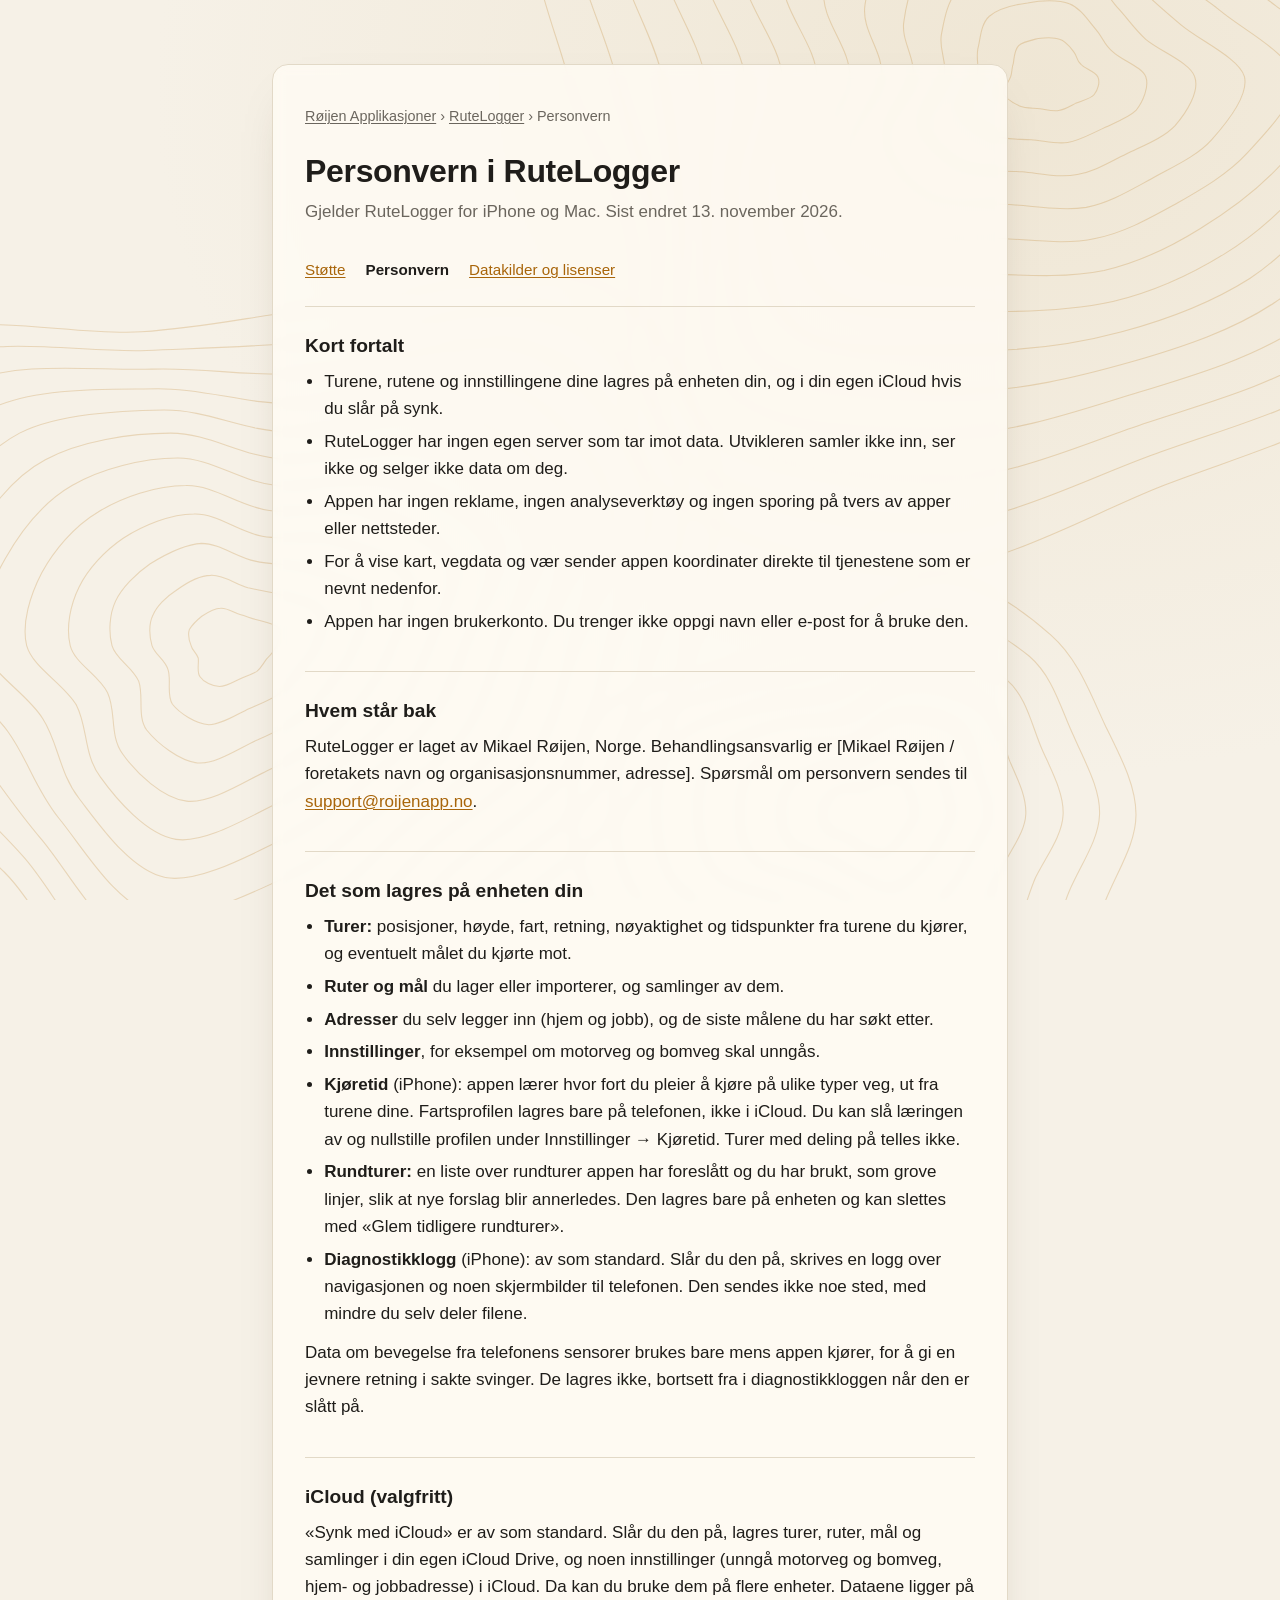
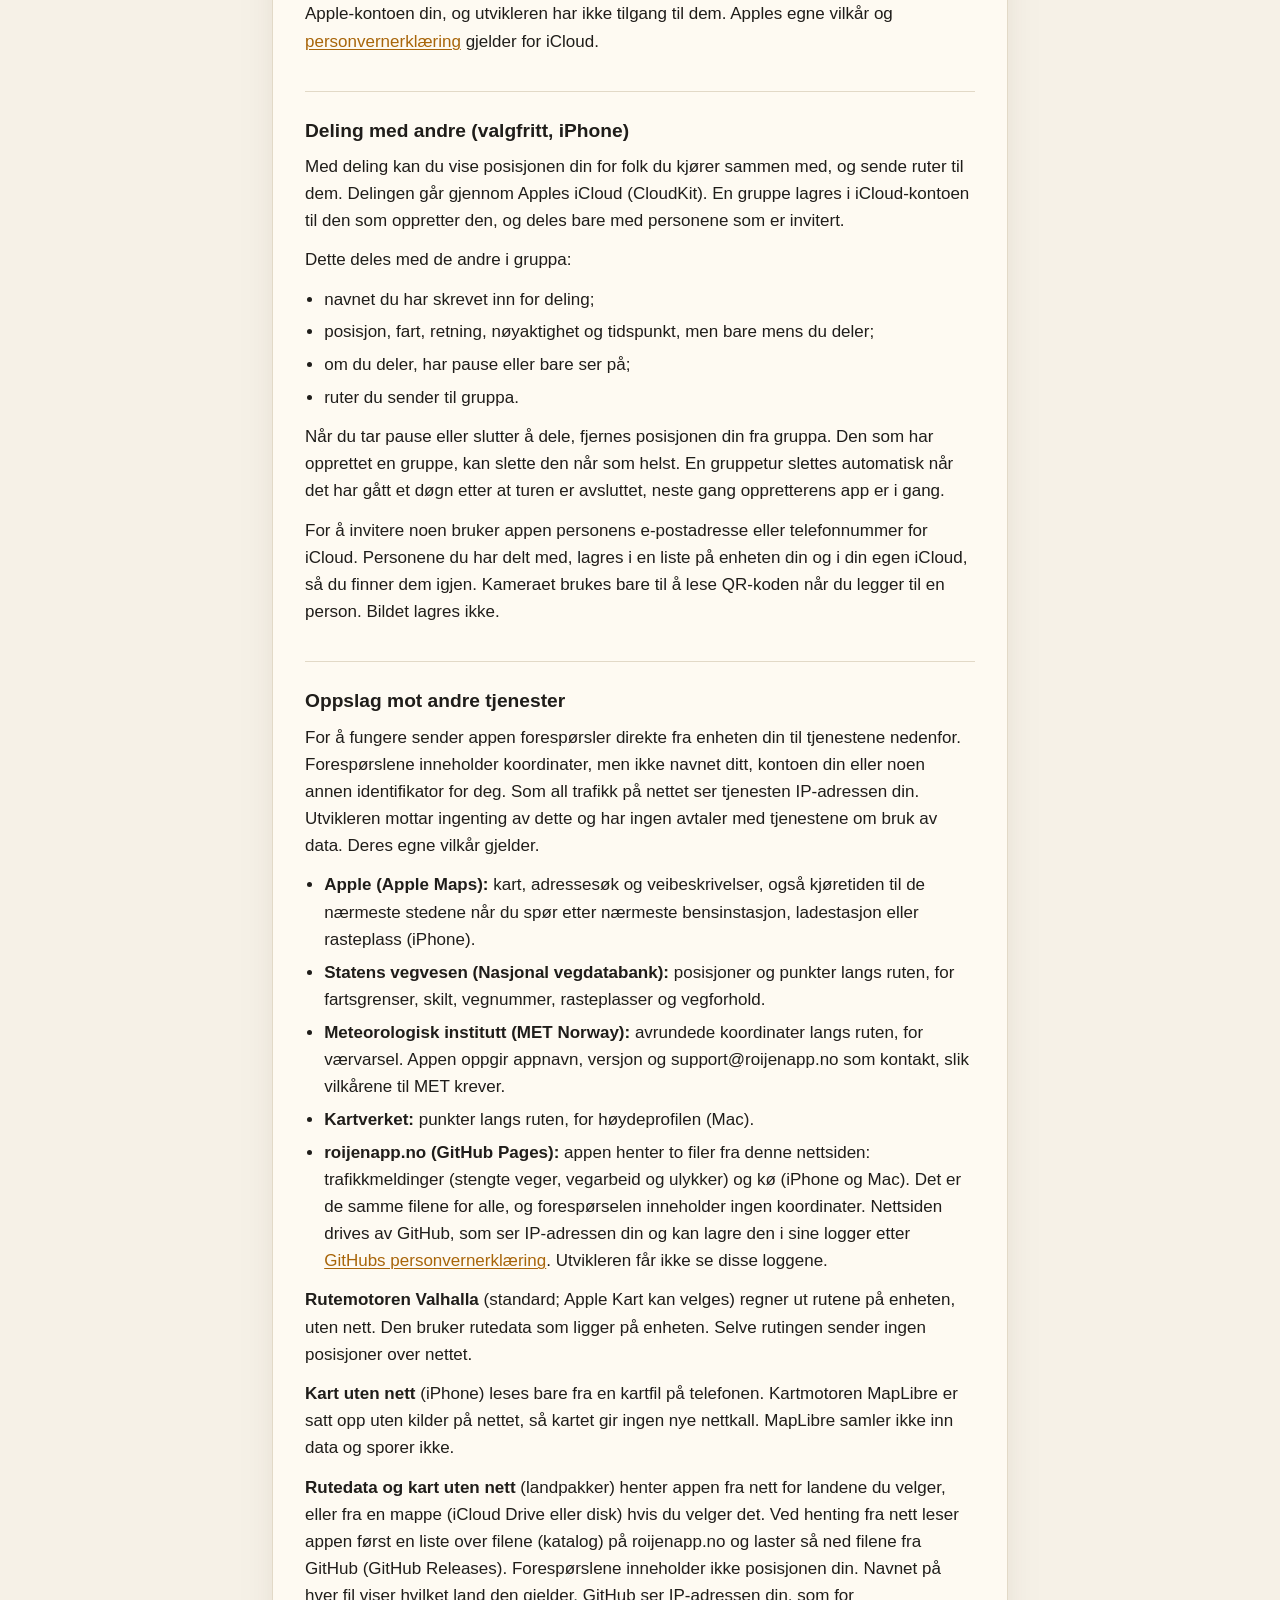
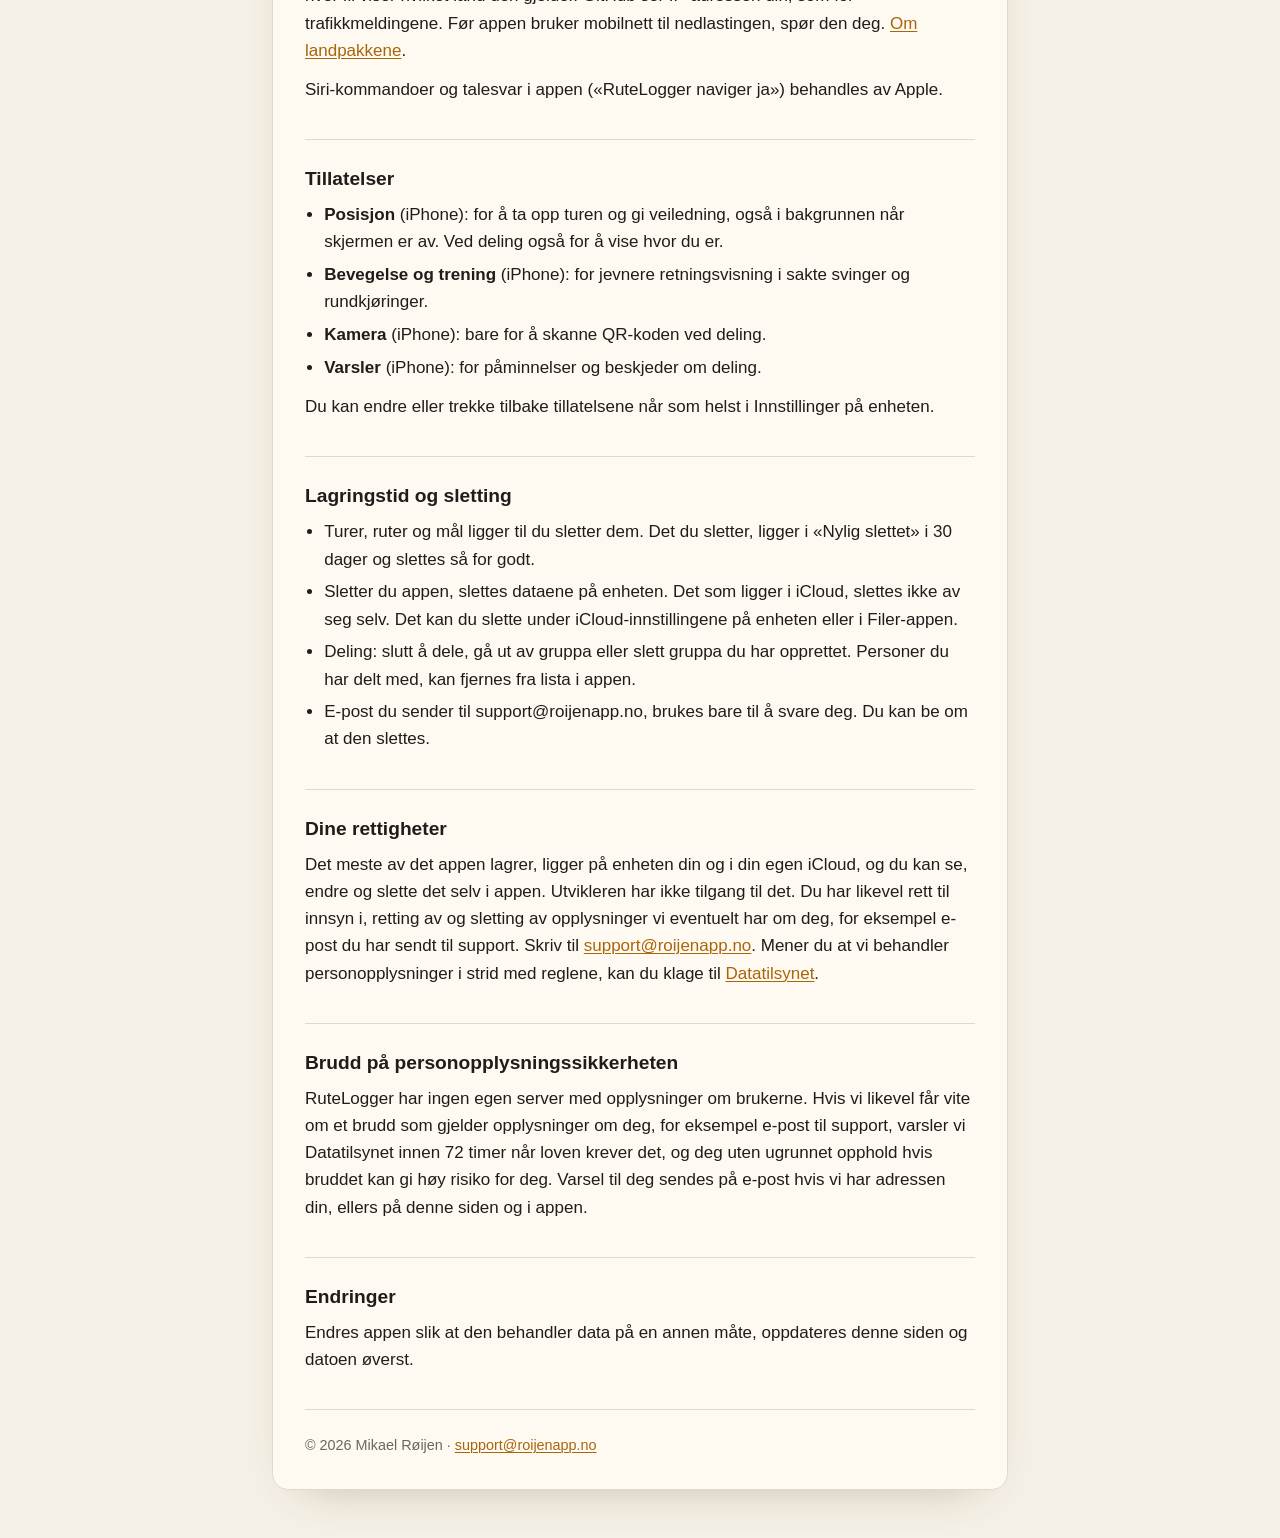
<file: rutelogger/personvern/index.html>
<!doctype html>
<html lang="nb">
<head>
  <meta charset="utf-8">
  <meta name="viewport" content="width=device-width, initial-scale=1">
  <title>RuteLogger – personvern</title>
  <meta name="description" content="Personvernerklæring for RuteLogger på iPhone og Mac.">
  <link rel="stylesheet" href="/style.css">
</head>
<body>
  <div class="kart" aria-hidden="true"></div>

  <main class="bred">
    <p class="sti"><a href="/">Røijen Applikasjoner</a> › <a href="/rutelogger/">RuteLogger</a> › Personvern</p>

    <header>
      <h1>Personvern i RuteLogger</h1>
      <p class="ingress">Gjelder RuteLogger for iPhone og Mac. Sist endret 13. november 2026.</p>
    </header>

    <nav class="faner" aria-label="RuteLogger">
      <a href="/rutelogger/">Støtte</a>
      <a href="/rutelogger/personvern/" aria-current="page">Personvern</a>
      <a href="/rutelogger/kreditering/">Datakilder og lisenser</a>
    </nav>

    <section class="del">
      <h2>Kort fortalt</h2>
      <ul>
        <li>Turene, rutene og innstillingene dine lagres på enheten din, og i din egen iCloud hvis du slår på synk.</li>
        <li>RuteLogger har ingen egen server som tar imot data. Utvikleren samler ikke inn, ser ikke og selger ikke data om deg.</li>
        <li>Appen har ingen reklame, ingen analyseverktøy og ingen sporing på tvers av apper eller nettsteder.</li>
        <li>For å vise kart, vegdata og vær sender appen koordinater direkte til tjenestene som er nevnt nedenfor.</li>
        <li>Appen har ingen brukerkonto. Du trenger ikke oppgi navn eller e-post for å bruke den.</li>
      </ul>
    </section>

    <section class="del">
      <h2>Hvem står bak</h2>
      <p>RuteLogger er laget av Mikael Røijen, Norge. Behandlingsansvarlig er [Mikael Røijen / foretakets navn og organisasjonsnummer, adresse]. Spørsmål om personvern sendes til <a href="mailto:support@roijenapp.no">support@roijenapp.no</a>.</p>
    </section>

    <section class="del">
      <h2>Det som lagres på enheten din</h2>
      <ul>
        <li><strong>Turer:</strong> posisjoner, høyde, fart, retning, nøyaktighet og tidspunkter fra turene du kjører, og eventuelt målet du kjørte mot.</li>
        <li><strong>Ruter og mål</strong> du lager eller importerer, og samlinger av dem.</li>
        <li><strong>Adresser</strong> du selv legger inn (hjem og jobb), og de siste målene du har søkt etter.</li>
        <li><strong>Innstillinger</strong>, for eksempel om motorveg og bomveg skal unngås.</li>
        <li><strong>Kjøretid</strong> (iPhone): appen lærer hvor fort du pleier å kjøre på ulike typer veg, ut fra turene dine. Fartsprofilen lagres bare på telefonen, ikke i iCloud. Du kan slå læringen av og nullstille profilen under Innstillinger → Kjøretid. Turer med deling på telles ikke.</li>
        <li><strong>Rundturer:</strong> en liste over rundturer appen har foreslått og du har brukt, som grove linjer, slik at nye forslag blir annerledes. Den lagres bare på enheten og kan slettes med «Glem tidligere rundturer».</li>
        <li><strong>Diagnostikklogg</strong> (iPhone): av som standard. Slår du den på, skrives en logg over navigasjonen og noen skjermbilder til telefonen. Den sendes ikke noe sted, med mindre du selv deler filene.</li>
      </ul>
      <p>Data om bevegelse fra telefonens sensorer brukes bare mens appen kjører, for å gi en jevnere retning i sakte svinger. De lagres ikke, bortsett fra i diagnostikkloggen når den er slått på.</p>
    </section>

    <section class="del">
      <h2>iCloud (valgfritt)</h2>
      <p>«Synk med iCloud» er av som standard. Slår du den på, lagres turer, ruter, mål og samlinger i din egen iCloud Drive, og noen innstillinger (unngå motorveg og bomveg, hjem- og jobbadresse) i iCloud. Da kan du bruke dem på flere enheter. Dataene ligger på Apple-kontoen din, og utvikleren har ikke tilgang til dem. Apples egne vilkår og <a href="https://www.apple.com/legal/privacy/">personvernerklæring</a> gjelder for iCloud.</p>
    </section>

    <section class="del">
      <h2>Deling med andre (valgfritt, iPhone)</h2>
      <p>Med deling kan du vise posisjonen din for folk du kjører sammen med, og sende ruter til dem. Delingen går gjennom Apples iCloud (CloudKit). En gruppe lagres i iCloud-kontoen til den som oppretter den, og deles bare med personene som er invitert.</p>
      <p>Dette deles med de andre i gruppa:</p>
      <ul>
        <li>navnet du har skrevet inn for deling;</li>
        <li>posisjon, fart, retning, nøyaktighet og tidspunkt, men bare mens du deler;</li>
        <li>om du deler, har pause eller bare ser på;</li>
        <li>ruter du sender til gruppa.</li>
      </ul>
      <p>Når du tar pause eller slutter å dele, fjernes posisjonen din fra gruppa. Den som har opprettet en gruppe, kan slette den når som helst. En gruppetur slettes automatisk når det har gått et døgn etter at turen er avsluttet, neste gang oppretterens app er i gang.</p>
      <p>For å invitere noen bruker appen personens e-postadresse eller telefonnummer for iCloud. Personene du har delt med, lagres i en liste på enheten din og i din egen iCloud, så du finner dem igjen. Kameraet brukes bare til å lese QR-koden når du legger til en person. Bildet lagres ikke.</p>
    </section>

    <section class="del">
      <h2>Oppslag mot andre tjenester</h2>
      <p>For å fungere sender appen forespørsler direkte fra enheten din til tjenestene nedenfor. Forespørslene inneholder koordinater, men ikke navnet ditt, kontoen din eller noen annen identifikator for deg. Som all trafikk på nettet ser tjenesten IP-adressen din. Utvikleren mottar ingenting av dette og har ingen avtaler med tjenestene om bruk av data. Deres egne vilkår gjelder.</p>
      <ul>
        <li><strong>Apple (Apple Maps):</strong> kart, adressesøk og veibeskrivelser, også kjøretiden til de nærmeste stedene når du spør etter nærmeste bensinstasjon, ladestasjon eller rasteplass (iPhone).</li>
        <li><strong>Statens vegvesen (Nasjonal vegdatabank):</strong> posisjoner og punkter langs ruten, for fartsgrenser, skilt, vegnummer, rasteplasser og vegforhold.</li>
        <li><strong>Meteorologisk institutt (MET Norway):</strong> avrundede koordinater langs ruten, for værvarsel. Appen oppgir appnavn, versjon og support@roijenapp.no som kontakt, slik vilkårene til MET krever.</li>
        <li><strong>Kartverket:</strong> punkter langs ruten, for høydeprofilen (Mac).</li>
        <li><strong>roijenapp.no (GitHub Pages):</strong> appen henter to filer fra denne nettsiden: trafikkmeldinger (stengte veger, vegarbeid og ulykker) og kø (iPhone og Mac). Det er de samme filene for alle, og forespørselen inneholder ingen koordinater. Nettsiden drives av GitHub, som ser IP-adressen din og kan lagre den i sine logger etter <a href="https://docs.github.com/en/site-policy/privacy-policies/github-general-privacy-statement">GitHubs personvernerklæring</a>. Utvikleren får ikke se disse loggene.</li>
      </ul>
      <p><strong>Rutemotoren Valhalla</strong> (standard; Apple Kart kan velges) regner ut rutene på enheten, uten nett. Den bruker rutedata som ligger på enheten. Selve rutingen sender ingen posisjoner over nettet.</p>
      <p><strong>Kart uten nett</strong> (iPhone) leses bare fra en kartfil på telefonen. Kartmotoren MapLibre er satt opp uten kilder på nettet, så kartet gir ingen nye nettkall. MapLibre samler ikke inn data og sporer ikke.</p>
      <p><strong>Rutedata og kart uten nett</strong> (landpakker) henter appen fra nett for landene du velger, eller fra en mappe (iCloud Drive eller disk) hvis du velger det. Ved henting fra nett leser appen først en liste over filene (katalog) på roijenapp.no og laster så ned filene fra GitHub (GitHub Releases). Forespørslene inneholder ikke posisjonen din. Navnet på hver fil viser hvilket land den gjelder. GitHub ser IP-adressen din, som for trafikkmeldingene. Før appen bruker mobilnett til nedlastingen, spør den deg. <a href="/rutelogger/data/">Om landpakkene</a>.</p>
      <p>Siri-kommandoer og talesvar i appen («RuteLogger naviger ja») behandles av Apple.</p>
    </section>

    <section class="del">
      <h2>Tillatelser</h2>
      <ul>
        <li><strong>Posisjon</strong> (iPhone): for å ta opp turen og gi veiledning, også i bakgrunnen når skjermen er av. Ved deling også for å vise hvor du er.</li>
        <li><strong>Bevegelse og trening</strong> (iPhone): for jevnere retningsvisning i sakte svinger og rundkjøringer.</li>
        <li><strong>Kamera</strong> (iPhone): bare for å skanne QR-koden ved deling.</li>
        <li><strong>Varsler</strong> (iPhone): for påminnelser og beskjeder om deling.</li>
      </ul>
      <p>Du kan endre eller trekke tilbake tillatelsene når som helst i Innstillinger på enheten.</p>
    </section>

    <section class="del">
      <h2>Lagringstid og sletting</h2>
      <ul>
        <li>Turer, ruter og mål ligger til du sletter dem. Det du sletter, ligger i «Nylig slettet» i 30 dager og slettes så for godt.</li>
        <li>Sletter du appen, slettes dataene på enheten. Det som ligger i iCloud, slettes ikke av seg selv. Det kan du slette under iCloud-innstillingene på enheten eller i Filer-appen.</li>
        <li>Deling: slutt å dele, gå ut av gruppa eller slett gruppa du har opprettet. Personer du har delt med, kan fjernes fra lista i appen.</li>
        <li>E-post du sender til support@roijenapp.no, brukes bare til å svare deg. Du kan be om at den slettes.</li>
      </ul>
    </section>

    <section class="del">
      <h2>Dine rettigheter</h2>
      <p>Det meste av det appen lagrer, ligger på enheten din og i din egen iCloud, og du kan se, endre og slette det selv i appen. Utvikleren har ikke tilgang til det. Du har likevel rett til innsyn i, retting av og sletting av opplysninger vi eventuelt har om deg, for eksempel e-post du har sendt til support. Skriv til <a href="mailto:support@roijenapp.no">support@roijenapp.no</a>. Mener du at vi behandler personopplysninger i strid med reglene, kan du klage til <a href="https://www.datatilsynet.no">Datatilsynet</a>.</p>
    </section>

    <section class="del">
      <h2>Brudd på personopplysningssikkerheten</h2>
      <p>RuteLogger har ingen egen server med opplysninger om brukerne. Hvis vi likevel får vite om et brudd som gjelder opplysninger om deg, for eksempel e-post til support, varsler vi Datatilsynet innen 72 timer når loven krever det, og deg uten ugrunnet opphold hvis bruddet kan gi høy risiko for deg. Varsel til deg sendes på e-post hvis vi har adressen din, ellers på denne siden og i appen.</p>
    </section>

    <section class="del">
      <h2>Endringer</h2>
      <p>Endres appen slik at den behandler data på en annen måte, oppdateres denne siden og datoen øverst.</p>
    </section>

    <footer>
      <p class="liten">© 2026 Mikael Røijen · <a href="mailto:support@roijenapp.no">support@roijenapp.no</a></p>
    </footer>
  </main>
</body>
</html>
</file>
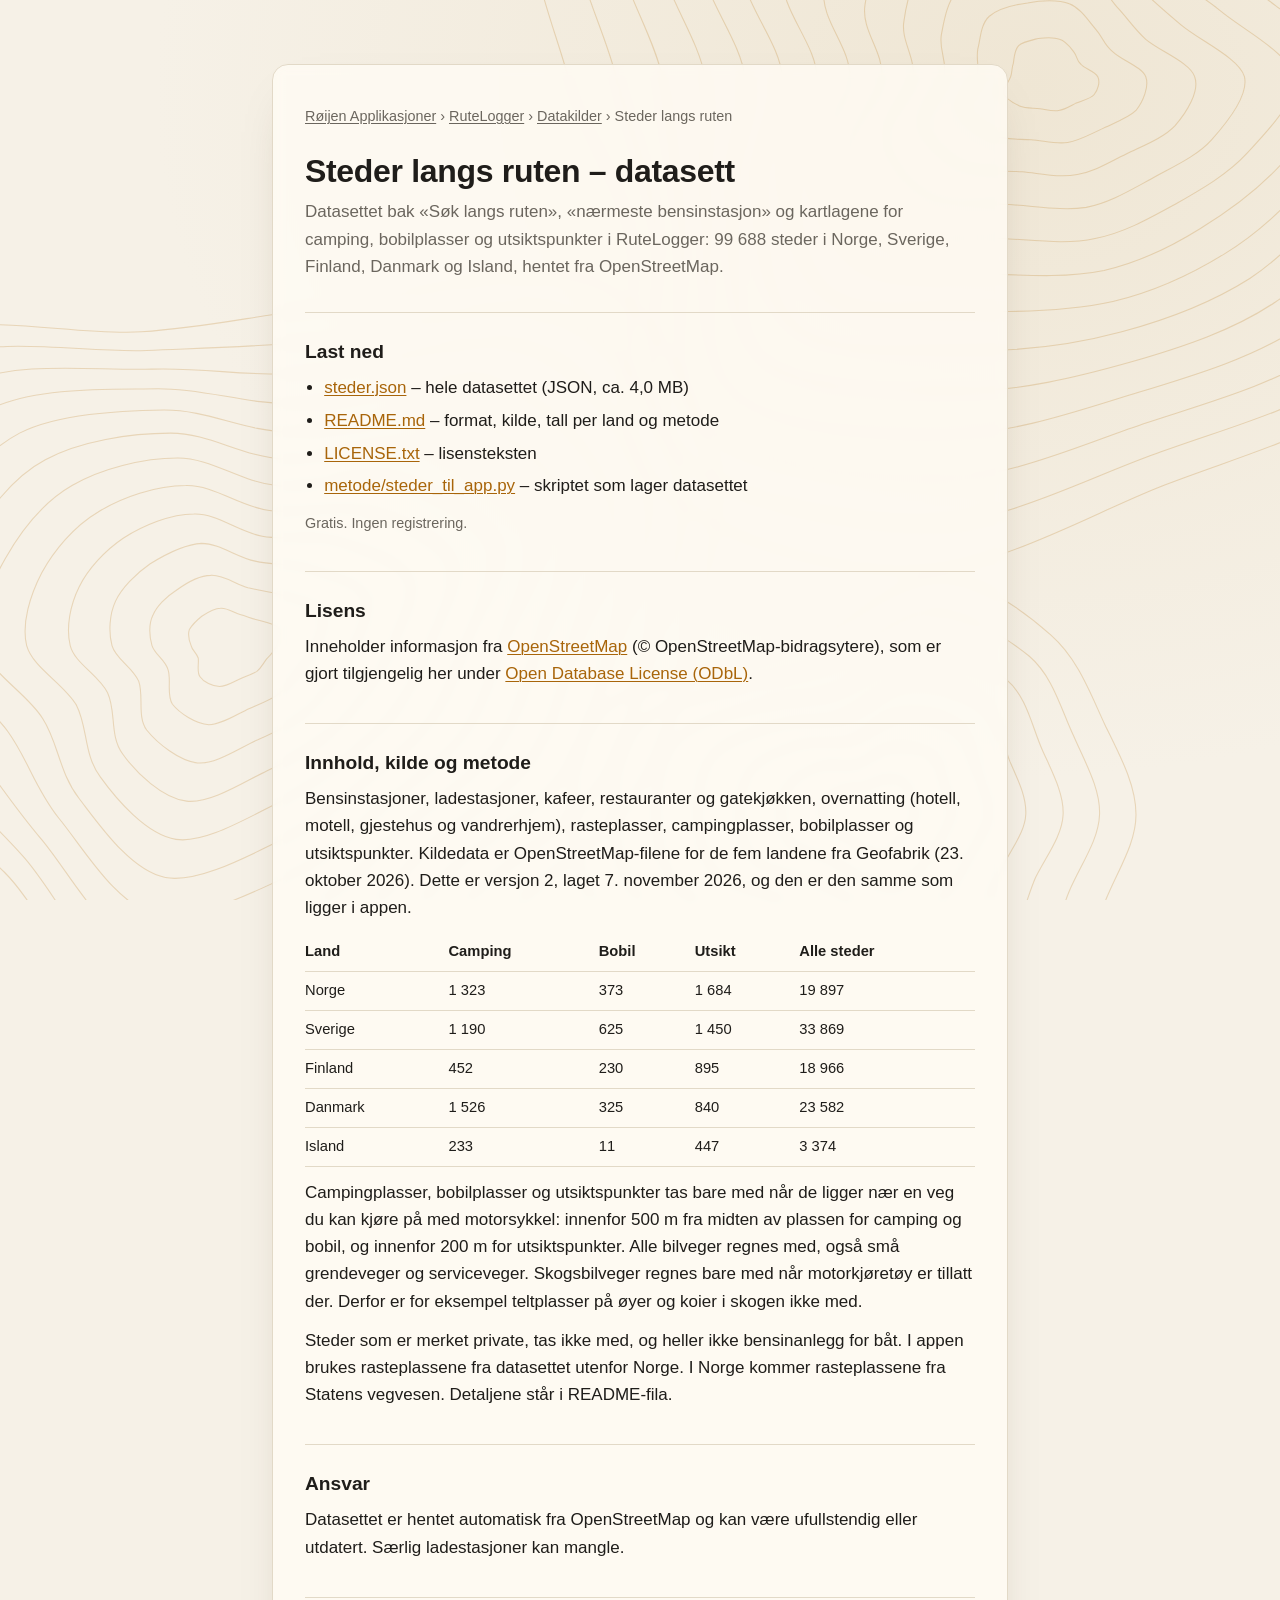
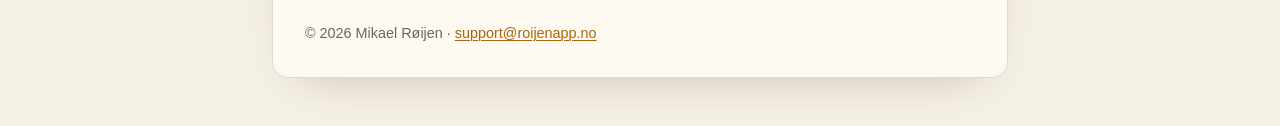
<file: rutelogger/steder/index.html>
<!doctype html>
<html lang="nb">
<head>
  <meta charset="utf-8">
  <meta name="viewport" content="width=device-width, initial-scale=1">
  <title>Steder langs ruten – datasett</title>
  <meta name="description" content="Datasettet bak «Søk langs ruten» i RuteLogger: bensin, lading, mat, overnatting og rasteplasser i Norden fra OpenStreetMap, under ODbL.">
  <link rel="stylesheet" href="/style.css">
</head>
<body>
  <div class="kart" aria-hidden="true"></div>

  <main class="bred">
    <p class="sti"><a href="/">Røijen Applikasjoner</a> › <a href="/rutelogger/">RuteLogger</a> › <a href="/rutelogger/kreditering/">Datakilder</a> › Steder langs ruten</p>

    <header>
      <h1>Steder langs ruten – datasett</h1>
      <p class="ingress">Datasettet bak «Søk langs ruten», «nærmeste bensinstasjon» og kartlagene for camping, bobilplasser og utsiktspunkter i RuteLogger: 99 688 steder i Norge, Sverige, Finland, Danmark og Island, hentet fra OpenStreetMap.</p>
    </header>

    <section class="del">
      <h2>Last ned</h2>
      <ul>
        <li><a href="steder.json" download>steder.json</a> – hele datasettet (JSON, ca. 4,0 MB)</li>
        <li><a href="README.md">README.md</a> – format, kilde, tall per land og metode</li>
        <li><a href="LICENSE.txt">LICENSE.txt</a> – lisensteksten</li>
        <li><a href="metode/steder_til_app.py">metode/steder_til_app.py</a> – skriptet som lager datasettet</li>
      </ul>
      <p class="liten">Gratis. Ingen registrering.</p>
    </section>

    <section class="del">
      <h2>Lisens</h2>
      <p>Inneholder informasjon fra <a href="https://www.openstreetmap.org/copyright">OpenStreetMap</a> (© OpenStreetMap-bidragsytere), som er gjort tilgjengelig her under <a href="https://opendatacommons.org/licenses/odbl/1-0/">Open Database License (ODbL)</a>.</p>
    </section>

    <section class="del">
      <h2>Innhold, kilde og metode</h2>
      <p>Bensinstasjoner, ladestasjoner, kafeer, restauranter og gatekjøkken, overnatting (hotell, motell, gjestehus og vandrerhjem), rasteplasser, campingplasser, bobilplasser og utsiktspunkter. Kildedata er OpenStreetMap-filene for de fem landene fra Geofabrik (23. oktober 2026). Dette er versjon 2, laget 7. november 2026, og den er den samme som ligger i appen.</p>
      <div class="tabell">
        <table>
          <thead><tr><th>Land</th><th>Camping</th><th>Bobil</th><th>Utsikt</th><th>Alle steder</th></tr></thead>
          <tbody>
            <tr><td>Norge</td><td>1 323</td><td>373</td><td>1 684</td><td>19 897</td></tr>
            <tr><td>Sverige</td><td>1 190</td><td>625</td><td>1 450</td><td>33 869</td></tr>
            <tr><td>Finland</td><td>452</td><td>230</td><td>895</td><td>18 966</td></tr>
            <tr><td>Danmark</td><td>1 526</td><td>325</td><td>840</td><td>23 582</td></tr>
            <tr><td>Island</td><td>233</td><td>11</td><td>447</td><td>3 374</td></tr>
          </tbody>
        </table>
      </div>
      <p>Campingplasser, bobilplasser og utsiktspunkter tas bare med når de ligger nær en veg du kan kjøre på med motorsykkel: innenfor 500 m fra midten av plassen for camping og bobil, og innenfor 200 m for utsiktspunkter. Alle bilveger regnes med, også små grendeveger og serviceveger. Skogsbilveger regnes bare med når motorkjøretøy er tillatt der. Derfor er for eksempel teltplasser på øyer og koier i skogen ikke med.</p>
      <p>Steder som er merket private, tas ikke med, og heller ikke bensinanlegg for båt. I appen brukes rasteplassene fra datasettet utenfor Norge. I Norge kommer rasteplassene fra Statens vegvesen. Detaljene står i README-fila.</p>
    </section>

    <section class="del">
      <h2>Ansvar</h2>
      <p>Datasettet er hentet automatisk fra OpenStreetMap og kan være ufullstendig eller utdatert. Særlig ladestasjoner kan mangle.</p>
    </section>

    <footer>
      <p class="liten">© 2026 Mikael Røijen · <a href="mailto:support@roijenapp.no">support@roijenapp.no</a></p>
    </footer>
  </main>
</body>
</html>
</file>
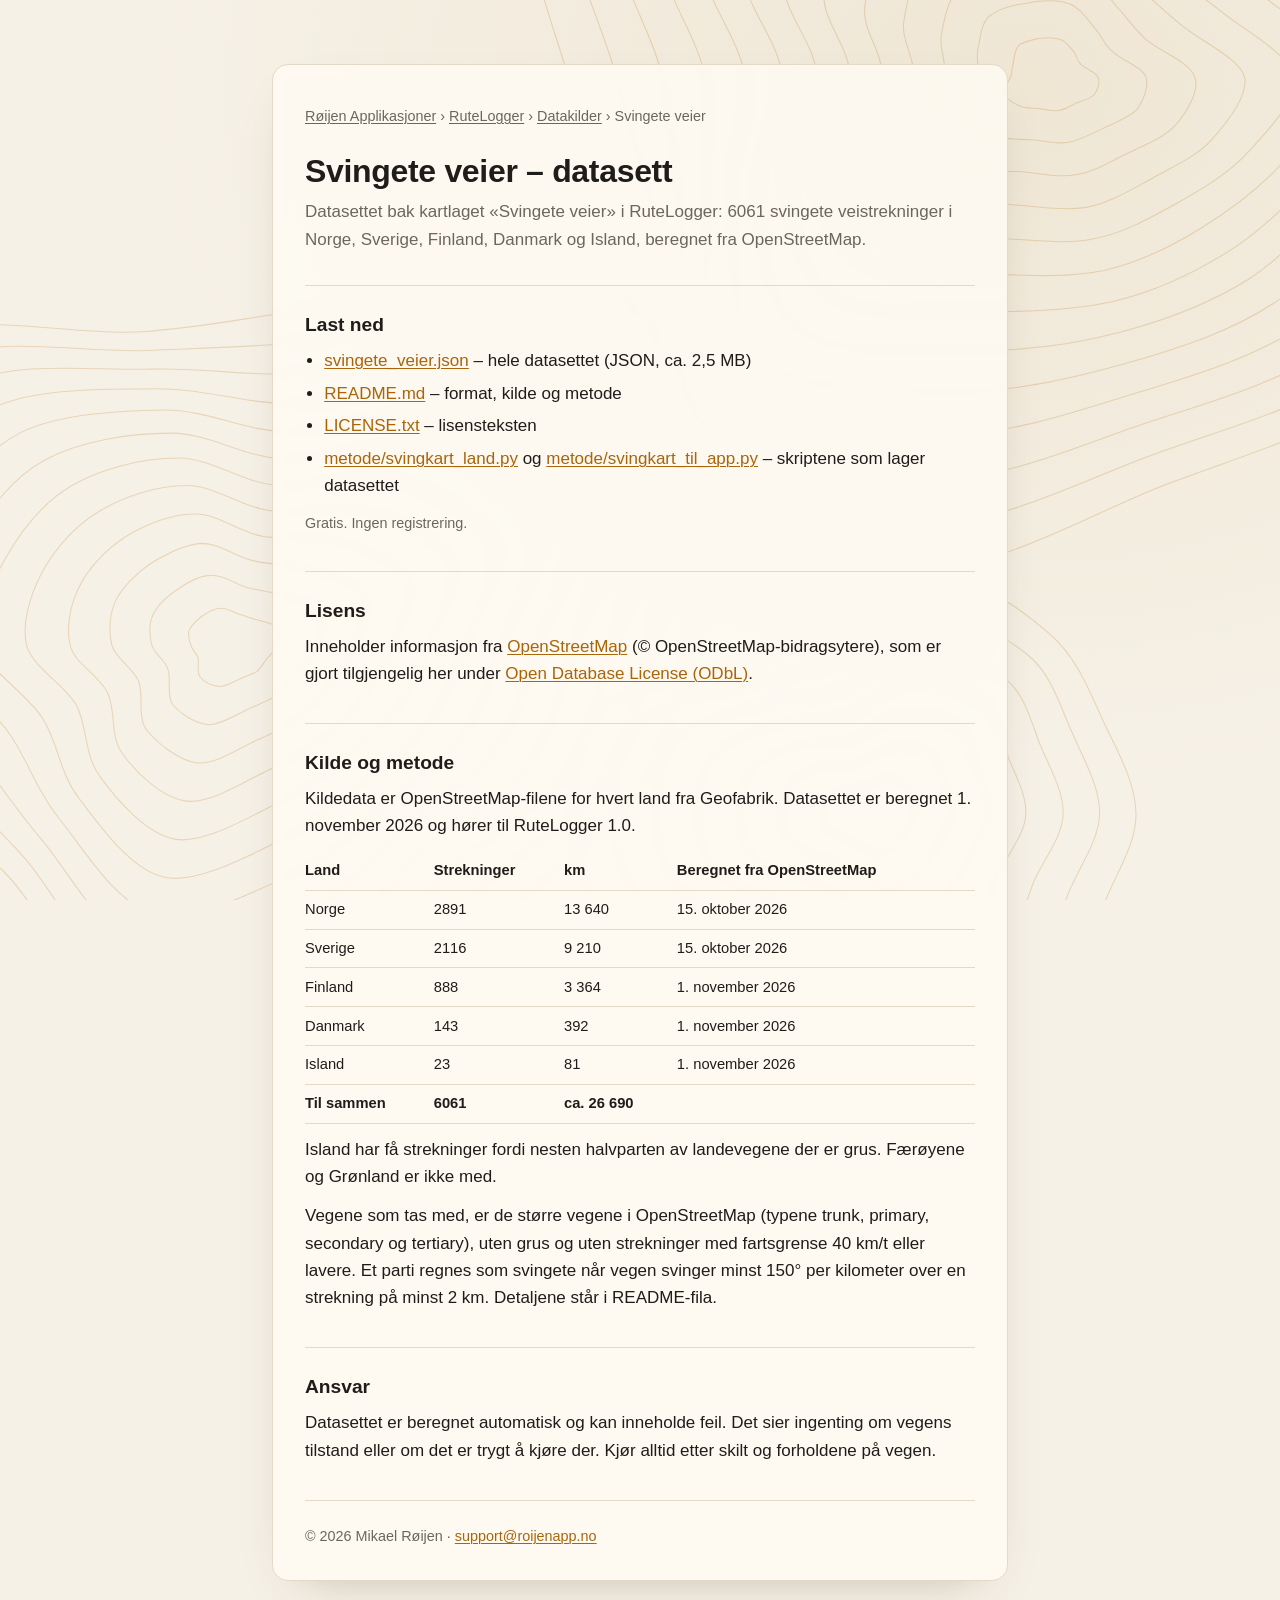
<file: rutelogger/svingete-veier/index.html>
<!doctype html>
<html lang="nb">
<head>
  <meta charset="utf-8">
  <meta name="viewport" content="width=device-width, initial-scale=1">
  <title>Svingete veier – datasett</title>
  <meta name="description" content="Datasettet bak kartlaget «Svingete veier» i RuteLogger, under Open Database License (ODbL).">
  <link rel="stylesheet" href="/style.css">
</head>
<body>
  <div class="kart" aria-hidden="true"></div>

  <main class="bred">
    <p class="sti"><a href="/">Røijen Applikasjoner</a> › <a href="/rutelogger/">RuteLogger</a> › <a href="/rutelogger/kreditering/">Datakilder</a> › Svingete veier</p>

    <header>
      <h1>Svingete veier – datasett</h1>
      <p class="ingress">Datasettet bak kartlaget «Svingete veier» i RuteLogger: 6061 svingete veistrekninger i Norge, Sverige, Finland, Danmark og Island, beregnet fra OpenStreetMap.</p>
    </header>

    <section class="del">
      <h2>Last ned</h2>
      <ul>
        <li><a href="svingete_veier.json" download>svingete_veier.json</a> – hele datasettet (JSON, ca. 2,5 MB)</li>
        <li><a href="README.md">README.md</a> – format, kilde og metode</li>
        <li><a href="LICENSE.txt">LICENSE.txt</a> – lisensteksten</li>
        <li><a href="metode/svingkart_land.py">metode/svingkart_land.py</a> og <a href="metode/svingkart_til_app.py">metode/svingkart_til_app.py</a> – skriptene som lager datasettet</li>
      </ul>
      <p class="liten">Gratis. Ingen registrering.</p>
    </section>

    <section class="del">
      <h2>Lisens</h2>
      <p>Inneholder informasjon fra <a href="https://www.openstreetmap.org/copyright">OpenStreetMap</a> (© OpenStreetMap-bidragsytere), som er gjort tilgjengelig her under <a href="https://opendatacommons.org/licenses/odbl/1-0/">Open Database License (ODbL)</a>.</p>
    </section>

    <section class="del">
      <h2>Kilde og metode</h2>
      <p>Kildedata er OpenStreetMap-filene for hvert land fra Geofabrik. Datasettet er beregnet 1. november 2026 og hører til RuteLogger 1.0.</p>
      <div class="tabell">
        <table>
          <thead><tr><th>Land</th><th>Strekninger</th><th>km</th><th>Beregnet fra OpenStreetMap</th></tr></thead>
          <tbody>
            <tr><td>Norge</td><td>2891</td><td>13 640</td><td>15. oktober 2026</td></tr>
            <tr><td>Sverige</td><td>2116</td><td>9 210</td><td>15. oktober 2026</td></tr>
            <tr><td>Finland</td><td>888</td><td>3 364</td><td>1. november 2026</td></tr>
            <tr><td>Danmark</td><td>143</td><td>392</td><td>1. november 2026</td></tr>
            <tr><td>Island</td><td>23</td><td>81</td><td>1. november 2026</td></tr>
            <tr><td><strong>Til sammen</strong></td><td><strong>6061</strong></td><td><strong>ca. 26 690</strong></td><td></td></tr>
          </tbody>
        </table>
      </div>
      <p>Island har få strekninger fordi nesten halvparten av landevegene der er grus. Færøyene og Grønland er ikke med.</p>
      <p>Vegene som tas med, er de større vegene i OpenStreetMap (typene trunk, primary, secondary og tertiary), uten grus og uten strekninger med fartsgrense 40 km/t eller lavere. Et parti regnes som svingete når vegen svinger minst 150° per kilometer over en strekning på minst 2 km. Detaljene står i README-fila.</p>
    </section>

    <section class="del">
      <h2>Ansvar</h2>
      <p>Datasettet er beregnet automatisk og kan inneholde feil. Det sier ingenting om vegens tilstand eller om det er trygt å kjøre der. Kjør alltid etter skilt og forholdene på vegen.</p>
    </section>

    <footer>
      <p class="liten">© 2026 Mikael Røijen · <a href="mailto:support@roijenapp.no">support@roijenapp.no</a></p>
    </footer>
  </main>
</body>
</html>
</file>
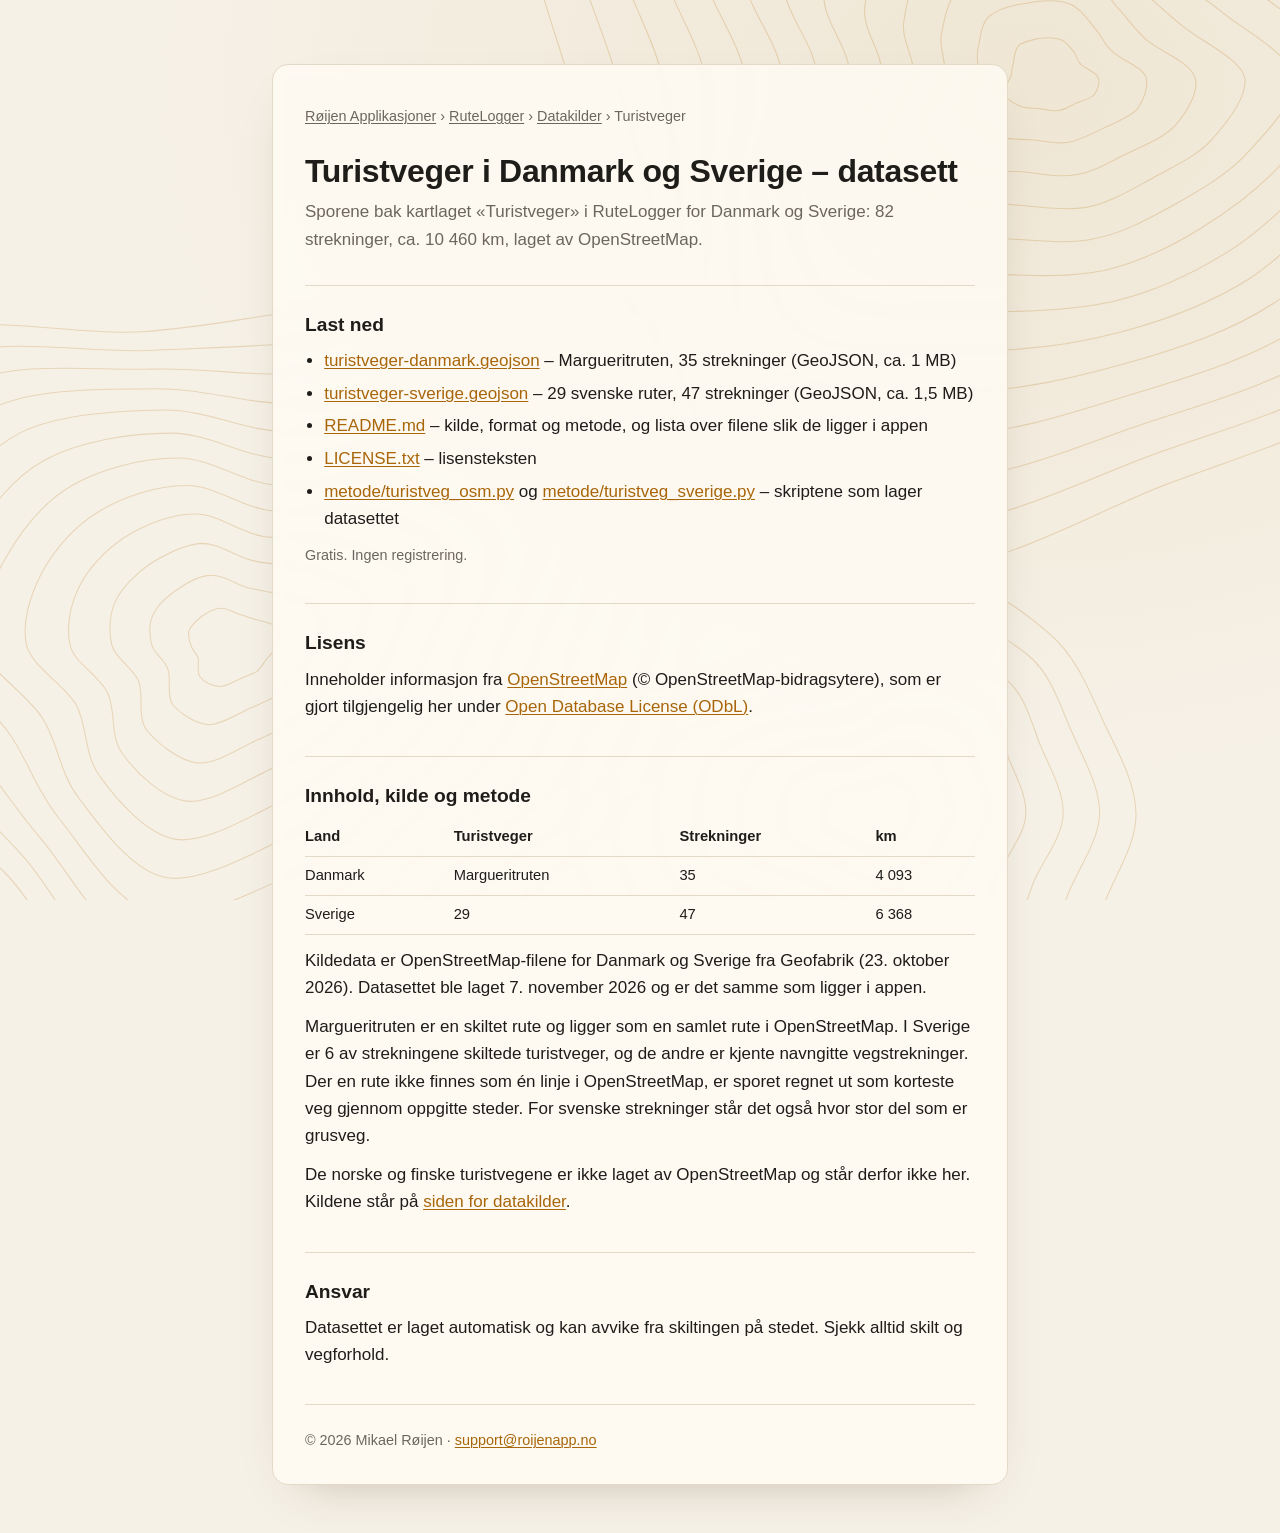
<file: rutelogger/turistveger/index.html>
<!doctype html>
<html lang="nb">
<head>
  <meta charset="utf-8">
  <meta name="viewport" content="width=device-width, initial-scale=1">
  <title>Turistveger i Danmark og Sverige – datasett</title>
  <meta name="description" content="Turistvegene i Danmark og Sverige i RuteLogger, laget av OpenStreetMap, under ODbL.">
  <link rel="stylesheet" href="/style.css">
</head>
<body>
  <div class="kart" aria-hidden="true"></div>

  <main class="bred">
    <p class="sti"><a href="/">Røijen Applikasjoner</a> › <a href="/rutelogger/">RuteLogger</a> › <a href="/rutelogger/kreditering/">Datakilder</a> › Turistveger</p>

    <header>
      <h1>Turistveger i Danmark og Sverige – datasett</h1>
      <p class="ingress">Sporene bak kartlaget «Turistveger» i RuteLogger for Danmark og Sverige: 82 strekninger, ca. 10 460 km, laget av OpenStreetMap.</p>
    </header>

    <section class="del">
      <h2>Last ned</h2>
      <ul>
        <li><a href="turistveger-danmark.geojson" download>turistveger-danmark.geojson</a> – Margueritruten, 35 strekninger (GeoJSON, ca. 1 MB)</li>
        <li><a href="turistveger-sverige.geojson" download>turistveger-sverige.geojson</a> – 29 svenske ruter, 47 strekninger (GeoJSON, ca. 1,5 MB)</li>
        <li><a href="README.md">README.md</a> – kilde, format og metode, og lista over filene slik de ligger i appen</li>
        <li><a href="LICENSE.txt">LICENSE.txt</a> – lisensteksten</li>
        <li><a href="metode/turistveg_osm.py">metode/turistveg_osm.py</a> og <a href="metode/turistveg_sverige.py">metode/turistveg_sverige.py</a> – skriptene som lager datasettet</li>
      </ul>
      <p class="liten">Gratis. Ingen registrering.</p>
    </section>

    <section class="del">
      <h2>Lisens</h2>
      <p>Inneholder informasjon fra <a href="https://www.openstreetmap.org/copyright">OpenStreetMap</a> (© OpenStreetMap-bidragsytere), som er gjort tilgjengelig her under <a href="https://opendatacommons.org/licenses/odbl/1-0/">Open Database License (ODbL)</a>.</p>
    </section>

    <section class="del">
      <h2>Innhold, kilde og metode</h2>
      <div class="tabell">
        <table>
          <thead><tr><th>Land</th><th>Turistveger</th><th>Strekninger</th><th>km</th></tr></thead>
          <tbody>
            <tr><td>Danmark</td><td>Margueritruten</td><td>35</td><td>4 093</td></tr>
            <tr><td>Sverige</td><td>29</td><td>47</td><td>6 368</td></tr>
          </tbody>
        </table>
      </div>
      <p>Kildedata er OpenStreetMap-filene for Danmark og Sverige fra Geofabrik (23. oktober 2026). Datasettet ble laget 7. november 2026 og er det samme som ligger i appen.</p>
      <p>Margueritruten er en skiltet rute og ligger som en samlet rute i OpenStreetMap. I Sverige er 6 av strekningene skiltede turistveger, og de andre er kjente navngitte vegstrekninger. Der en rute ikke finnes som én linje i OpenStreetMap, er sporet regnet ut som korteste veg gjennom oppgitte steder. For svenske strekninger står det også hvor stor del som er grusveg.</p>
      <p>De norske og finske turistvegene er ikke laget av OpenStreetMap og står derfor ikke her. Kildene står på <a href="/rutelogger/kreditering/#turistveger">siden for datakilder</a>.</p>
    </section>

    <section class="del">
      <h2>Ansvar</h2>
      <p>Datasettet er laget automatisk og kan avvike fra skiltingen på stedet. Sjekk alltid skilt og vegforhold.</p>
    </section>

    <footer>
      <p class="liten">© 2026 Mikael Røijen · <a href="mailto:support@roijenapp.no">support@roijenapp.no</a></p>
    </footer>
  </main>
</body>
</html>
</file>
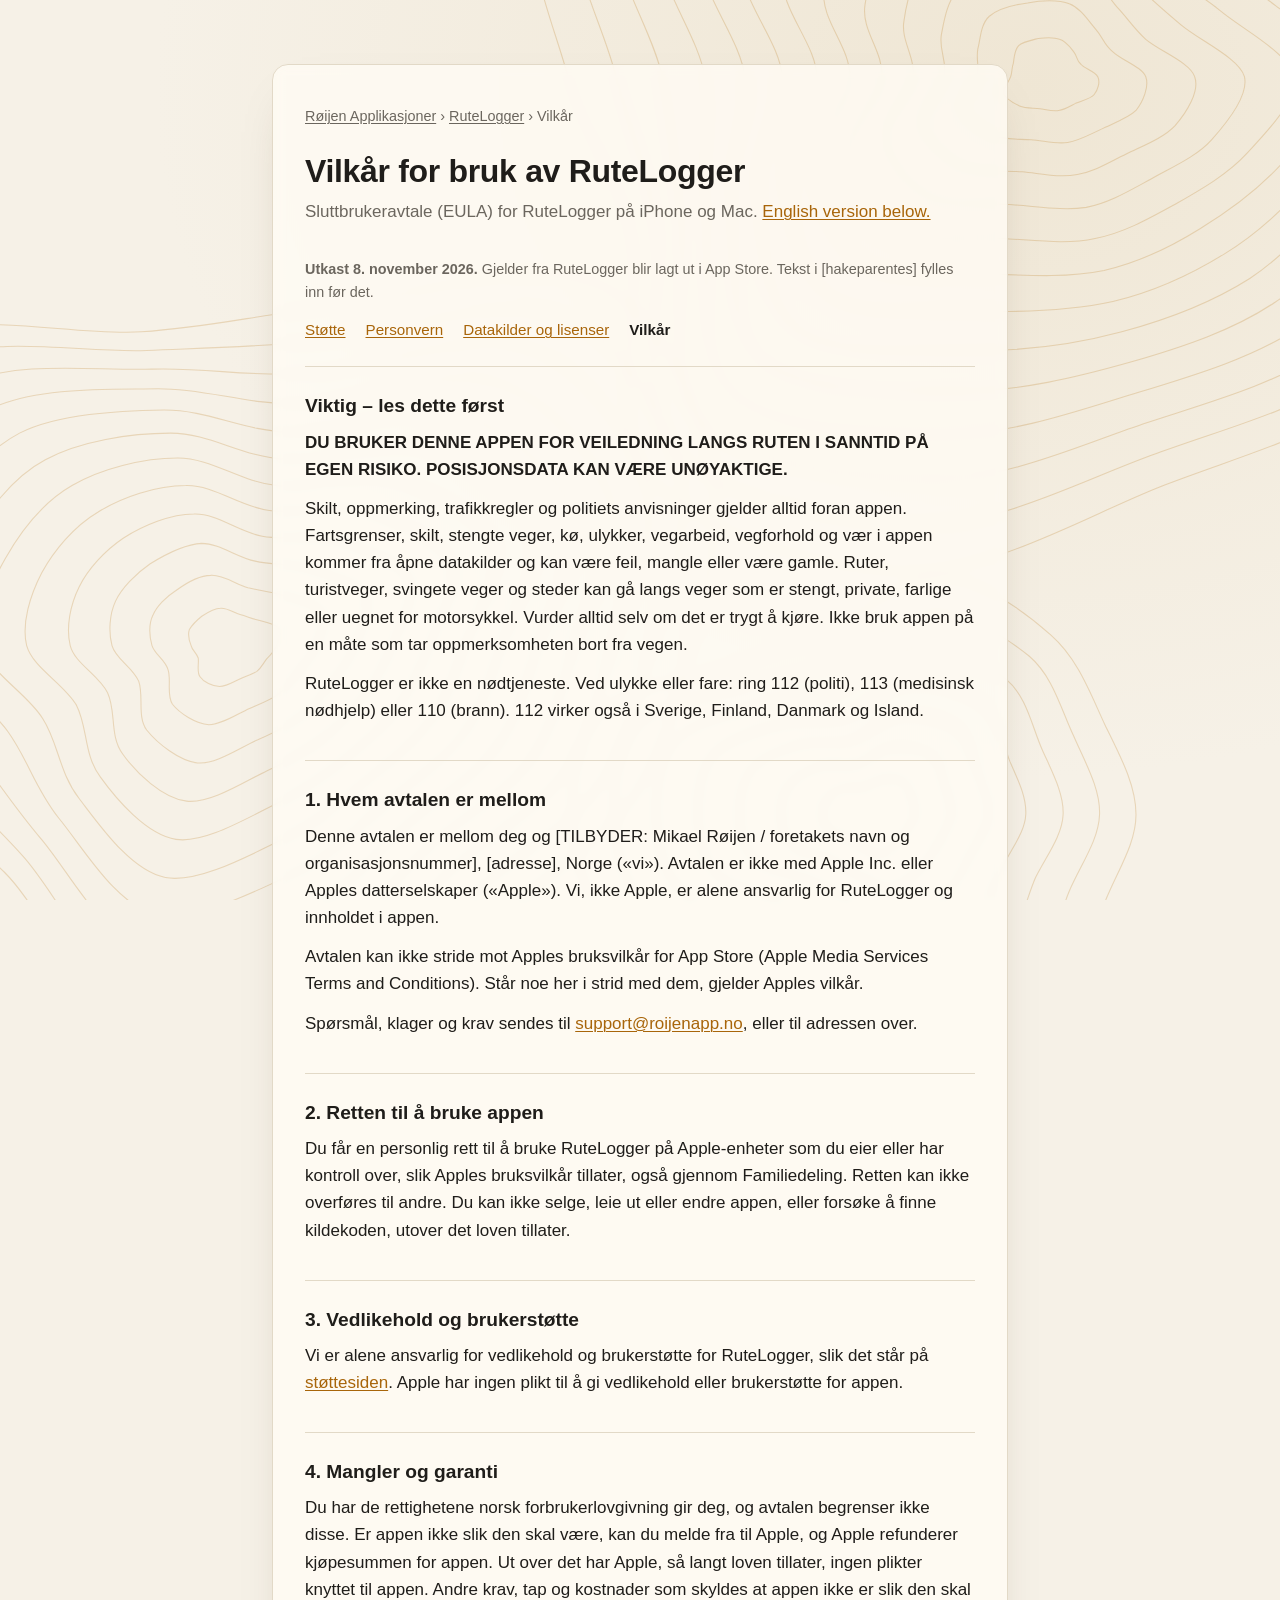
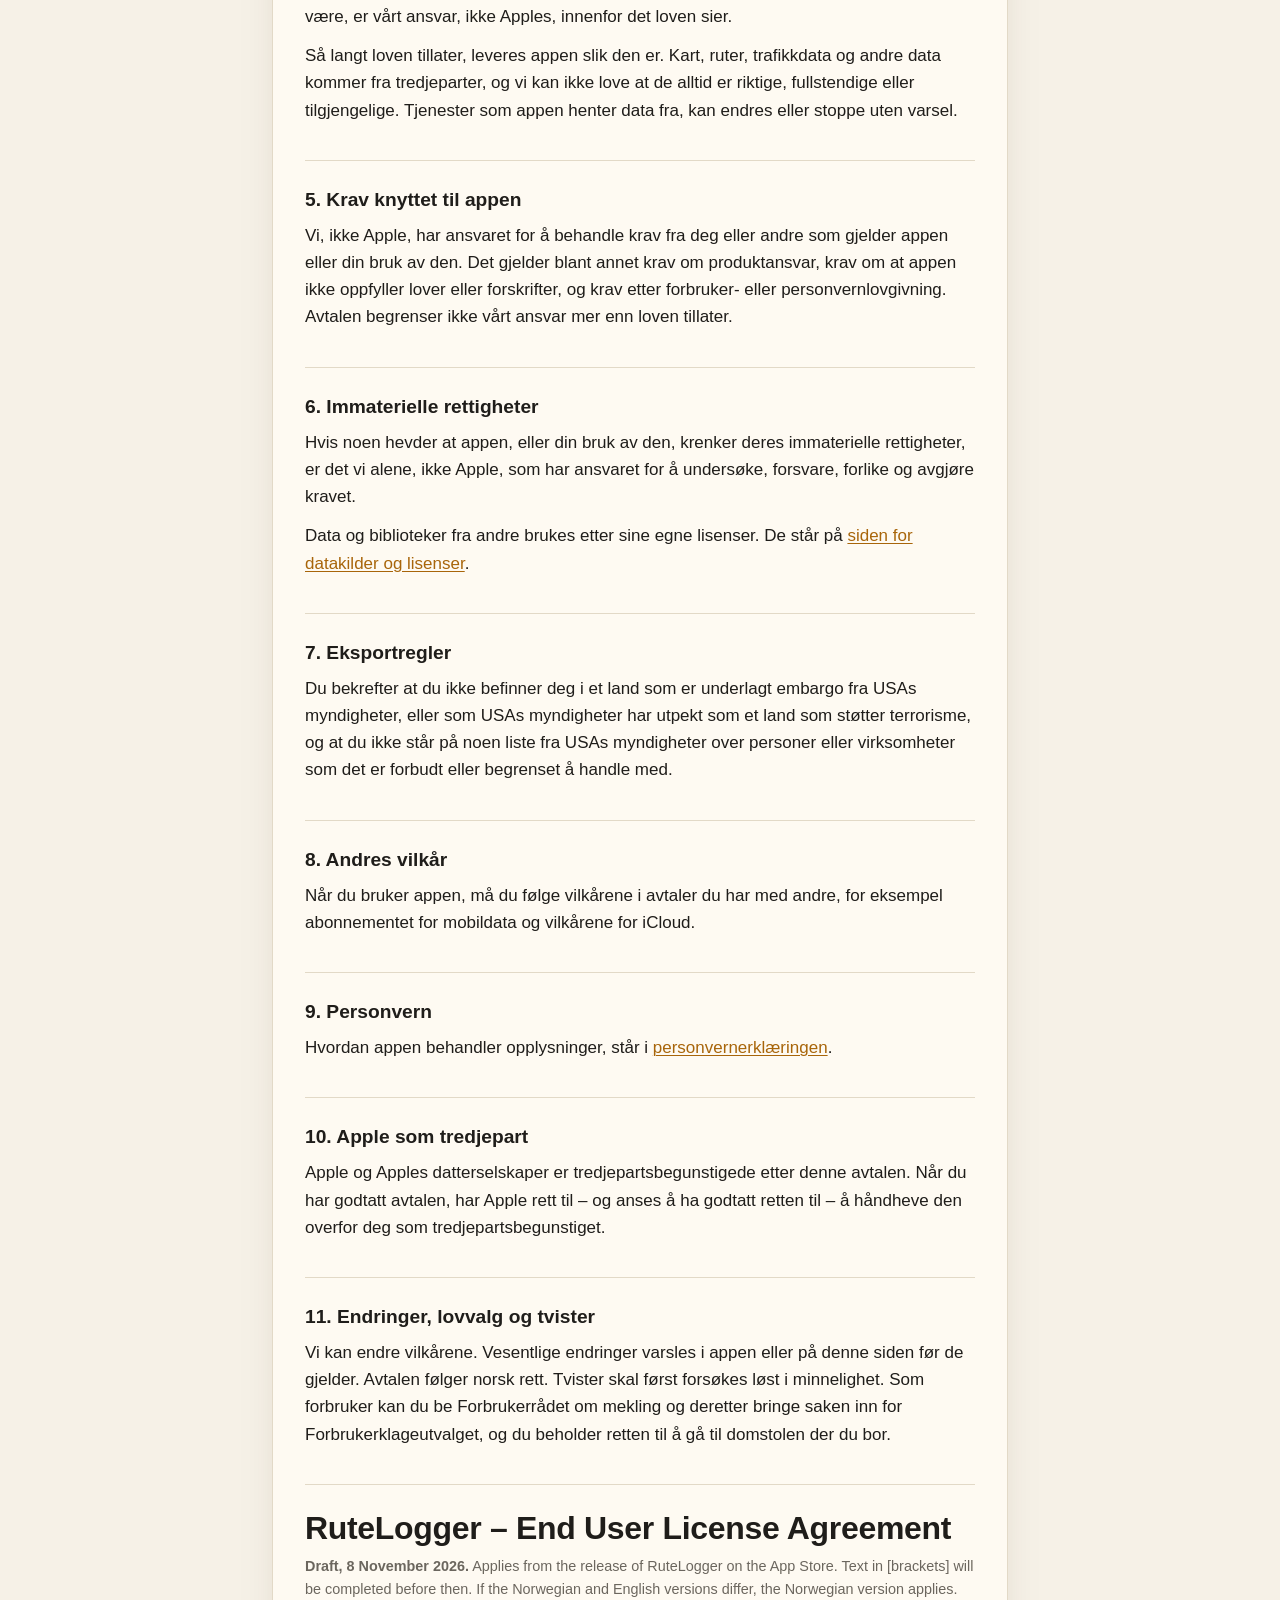
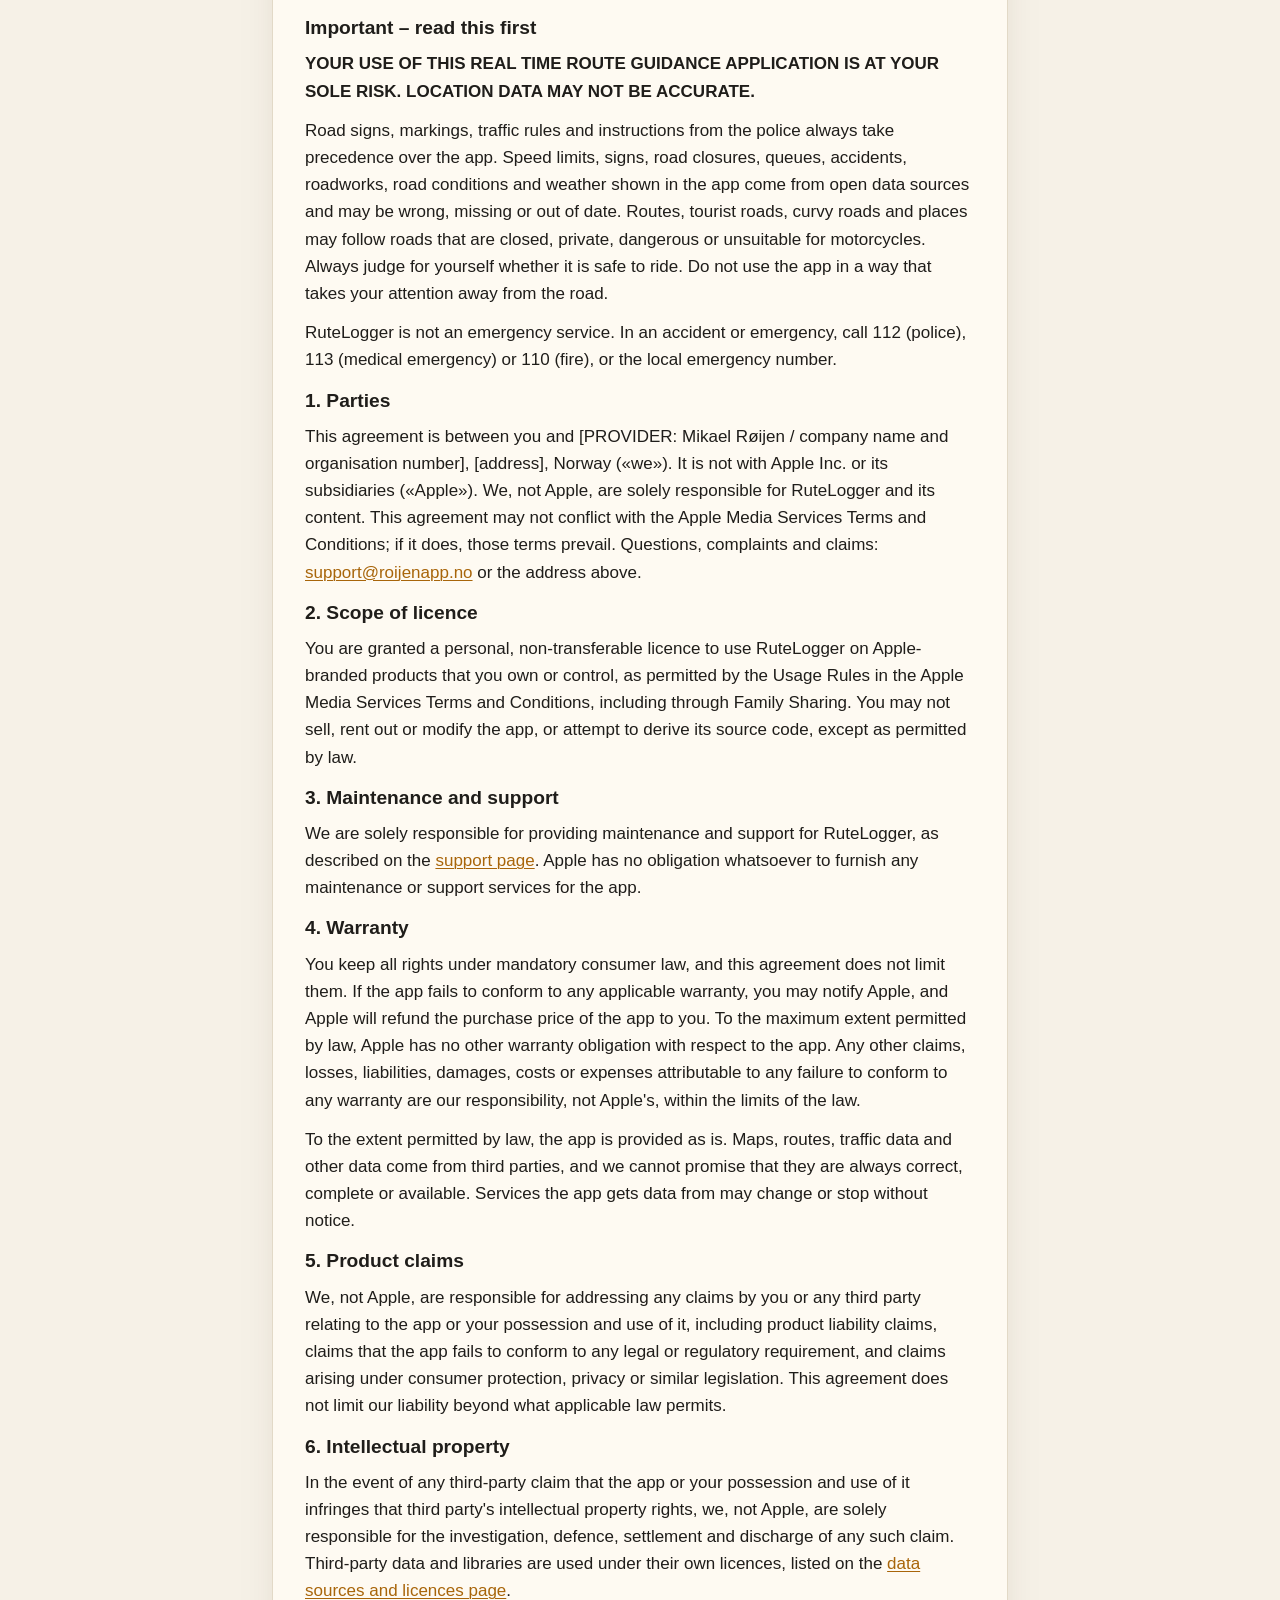
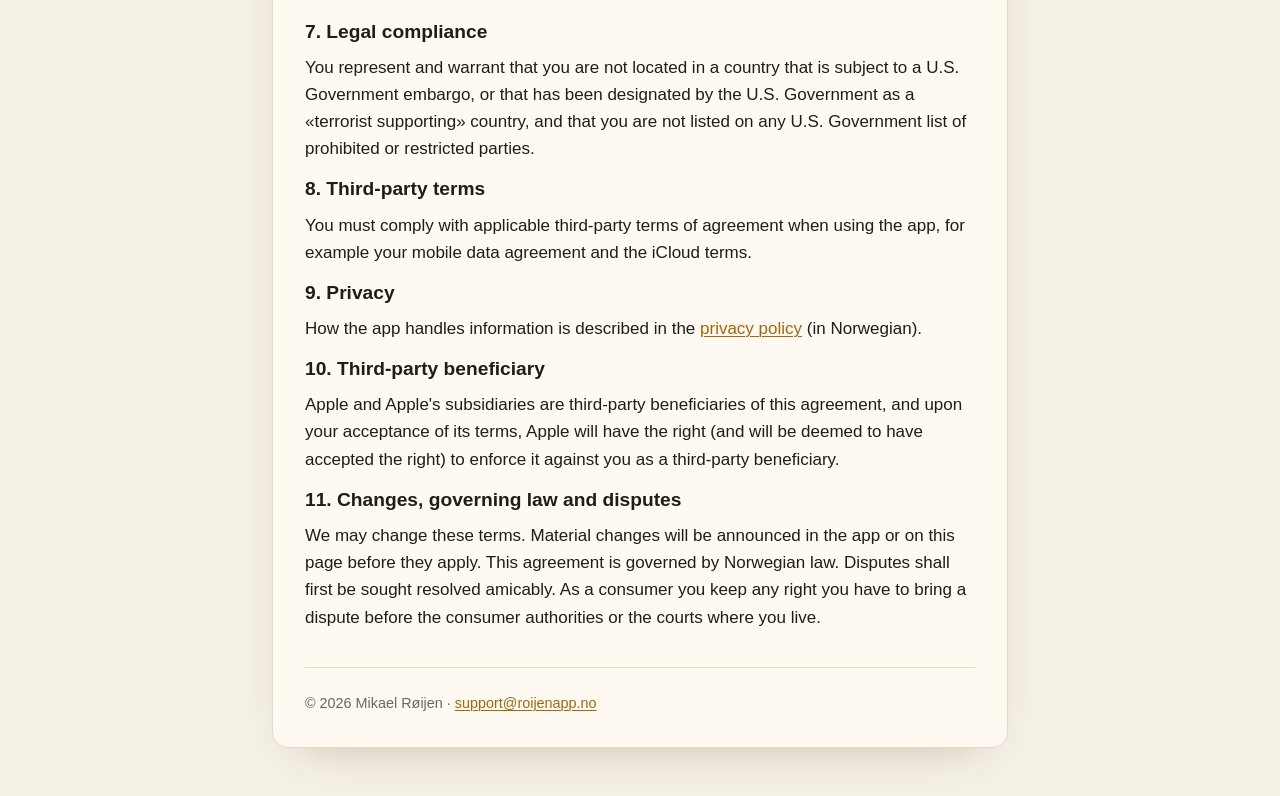
<file: rutelogger/vilkar/index.html>
<!doctype html>
<html lang="nb">
<head>
  <meta charset="utf-8">
  <meta name="viewport" content="width=device-width, initial-scale=1">
  <title>RuteLogger – vilkår (sluttbrukeravtale)</title>
  <meta name="description" content="Sluttbrukeravtale (EULA) for RuteLogger på iPhone og Mac. End User License Agreement for RuteLogger.">
  <meta name="robots" content="noindex">
  <link rel="stylesheet" href="/style.css">
</head>
<body>
  <div class="kart" aria-hidden="true"></div>

  <main class="bred">
    <p class="sti"><a href="/">Røijen Applikasjoner</a> › <a href="/rutelogger/">RuteLogger</a> › Vilkår</p>

    <header>
      <h1>Vilkår for bruk av RuteLogger</h1>
      <p class="ingress">Sluttbrukeravtale (EULA) for RuteLogger på iPhone og Mac. <a href="#english">English version below.</a></p>
      <p class="liten"><strong>Utkast 8. november 2026.</strong> Gjelder fra RuteLogger blir lagt ut i App Store. Tekst i [hakeparentes] fylles inn før det.</p>
    </header>

    <nav class="faner" aria-label="RuteLogger">
      <a href="/rutelogger/">Støtte</a>
      <a href="/rutelogger/personvern/">Personvern</a>
      <a href="/rutelogger/kreditering/">Datakilder og lisenser</a>
      <a href="/rutelogger/vilkar/" aria-current="page">Vilkår</a>
    </nav>

    <section class="del">
      <h2>Viktig – les dette først</h2>
      <p><strong>DU BRUKER DENNE APPEN FOR VEILEDNING LANGS RUTEN I SANNTID PÅ EGEN RISIKO. POSISJONSDATA KAN VÆRE UNØYAKTIGE.</strong></p>
      <p>Skilt, oppmerking, trafikkregler og politiets anvisninger gjelder alltid foran appen. Fartsgrenser, skilt, stengte veger, kø, ulykker, vegarbeid, vegforhold og vær i appen kommer fra åpne datakilder og kan være feil, mangle eller være gamle. Ruter, turistveger, svingete veger og steder kan gå langs veger som er stengt, private, farlige eller uegnet for motorsykkel. Vurder alltid selv om det er trygt å kjøre. Ikke bruk appen på en måte som tar oppmerksomheten bort fra vegen.</p>
      <p>RuteLogger er ikke en nødtjeneste. Ved ulykke eller fare: ring 112 (politi), 113 (medisinsk nødhjelp) eller 110 (brann). 112 virker også i Sverige, Finland, Danmark og Island.</p>
    </section>

    <section class="del">
      <h2>1. Hvem avtalen er mellom</h2>
      <p>Denne avtalen er mellom deg og [TILBYDER: Mikael Røijen / foretakets navn og organisasjonsnummer], [adresse], Norge («vi»). Avtalen er ikke med Apple Inc. eller Apples datterselskaper («Apple»). Vi, ikke Apple, er alene ansvarlig for RuteLogger og innholdet i appen.</p>
      <p>Avtalen kan ikke stride mot Apples bruksvilkår for App Store (Apple Media Services Terms and Conditions). Står noe her i strid med dem, gjelder Apples vilkår.</p>
      <p>Spørsmål, klager og krav sendes til <a href="mailto:support@roijenapp.no">support@roijenapp.no</a>, eller til adressen over.</p>
    </section>

    <section class="del">
      <h2>2. Retten til å bruke appen</h2>
      <p>Du får en personlig rett til å bruke RuteLogger på Apple-enheter som du eier eller har kontroll over, slik Apples bruksvilkår tillater, også gjennom Familiedeling. Retten kan ikke overføres til andre. Du kan ikke selge, leie ut eller endre appen, eller forsøke å finne kildekoden, utover det loven tillater.</p>
    </section>

    <section class="del">
      <h2>3. Vedlikehold og brukerstøtte</h2>
      <p>Vi er alene ansvarlig for vedlikehold og brukerstøtte for RuteLogger, slik det står på <a href="/rutelogger/">støttesiden</a>. Apple har ingen plikt til å gi vedlikehold eller brukerstøtte for appen.</p>
    </section>

    <section class="del">
      <h2>4. Mangler og garanti</h2>
      <p>Du har de rettighetene norsk forbrukerlovgivning gir deg, og avtalen begrenser ikke disse. Er appen ikke slik den skal være, kan du melde fra til Apple, og Apple refunderer kjøpesummen for appen. Ut over det har Apple, så langt loven tillater, ingen plikter knyttet til appen. Andre krav, tap og kostnader som skyldes at appen ikke er slik den skal være, er vårt ansvar, ikke Apples, innenfor det loven sier.</p>
      <p>Så langt loven tillater, leveres appen slik den er. Kart, ruter, trafikkdata og andre data kommer fra tredjeparter, og vi kan ikke love at de alltid er riktige, fullstendige eller tilgjengelige. Tjenester som appen henter data fra, kan endres eller stoppe uten varsel.</p>
    </section>

    <section class="del">
      <h2>5. Krav knyttet til appen</h2>
      <p>Vi, ikke Apple, har ansvaret for å behandle krav fra deg eller andre som gjelder appen eller din bruk av den. Det gjelder blant annet krav om produktansvar, krav om at appen ikke oppfyller lover eller forskrifter, og krav etter forbruker- eller personvernlovgivning. Avtalen begrenser ikke vårt ansvar mer enn loven tillater.</p>
    </section>

    <section class="del">
      <h2>6. Immaterielle rettigheter</h2>
      <p>Hvis noen hevder at appen, eller din bruk av den, krenker deres immaterielle rettigheter, er det vi alene, ikke Apple, som har ansvaret for å undersøke, forsvare, forlike og avgjøre kravet.</p>
      <p>Data og biblioteker fra andre brukes etter sine egne lisenser. De står på <a href="/rutelogger/kreditering/">siden for datakilder og lisenser</a>.</p>
    </section>

    <section class="del">
      <h2>7. Eksportregler</h2>
      <p>Du bekrefter at du ikke befinner deg i et land som er underlagt embargo fra USAs myndigheter, eller som USAs myndigheter har utpekt som et land som støtter terrorisme, og at du ikke står på noen liste fra USAs myndigheter over personer eller virksomheter som det er forbudt eller begrenset å handle med.</p>
    </section>

    <section class="del">
      <h2>8. Andres vilkår</h2>
      <p>Når du bruker appen, må du følge vilkårene i avtaler du har med andre, for eksempel abonnementet for mobildata og vilkårene for iCloud.</p>
    </section>

    <section class="del">
      <h2>9. Personvern</h2>
      <p>Hvordan appen behandler opplysninger, står i <a href="/rutelogger/personvern/">personvernerklæringen</a>.</p>
    </section>

    <section class="del">
      <h2>10. Apple som tredjepart</h2>
      <p>Apple og Apples datterselskaper er tredjepartsbegunstigede etter denne avtalen. Når du har godtatt avtalen, har Apple rett til – og anses å ha godtatt retten til – å håndheve den overfor deg som tredjepartsbegunstiget.</p>
    </section>

    <section class="del">
      <h2>11. Endringer, lovvalg og tvister</h2>
      <p>Vi kan endre vilkårene. Vesentlige endringer varsles i appen eller på denne siden før de gjelder. Avtalen følger norsk rett. Tvister skal først forsøkes løst i minnelighet. Som forbruker kan du be Forbrukerrådet om mekling og deretter bringe saken inn for Forbrukerklageutvalget, og du beholder retten til å gå til domstolen der du bor.</p>
    </section>

    <section class="del" id="english" lang="en">
      <h1>RuteLogger – End User License Agreement</h1>
      <p class="liten"><strong>Draft, 8 November 2026.</strong> Applies from the release of RuteLogger on the App Store. Text in [brackets] will be completed before then. If the Norwegian and English versions differ, the Norwegian version applies.</p>

      <h2>Important – read this first</h2>
      <p><strong>YOUR USE OF THIS REAL TIME ROUTE GUIDANCE APPLICATION IS AT YOUR SOLE RISK. LOCATION DATA MAY NOT BE ACCURATE.</strong></p>
      <p>Road signs, markings, traffic rules and instructions from the police always take precedence over the app. Speed limits, signs, road closures, queues, accidents, roadworks, road conditions and weather shown in the app come from open data sources and may be wrong, missing or out of date. Routes, tourist roads, curvy roads and places may follow roads that are closed, private, dangerous or unsuitable for motorcycles. Always judge for yourself whether it is safe to ride. Do not use the app in a way that takes your attention away from the road.</p>
      <p>RuteLogger is not an emergency service. In an accident or emergency, call 112 (police), 113 (medical emergency) or 110 (fire), or the local emergency number.</p>

      <h2>1. Parties</h2>
      <p>This agreement is between you and [PROVIDER: Mikael Røijen / company name and organisation number], [address], Norway («we»). It is not with Apple Inc. or its subsidiaries («Apple»). We, not Apple, are solely responsible for RuteLogger and its content. This agreement may not conflict with the Apple Media Services Terms and Conditions; if it does, those terms prevail. Questions, complaints and claims: <a href="mailto:support@roijenapp.no">support@roijenapp.no</a> or the address above.</p>

      <h2>2. Scope of licence</h2>
      <p>You are granted a personal, non-transferable licence to use RuteLogger on Apple-branded products that you own or control, as permitted by the Usage Rules in the Apple Media Services Terms and Conditions, including through Family Sharing. You may not sell, rent out or modify the app, or attempt to derive its source code, except as permitted by law.</p>

      <h2>3. Maintenance and support</h2>
      <p>We are solely responsible for providing maintenance and support for RuteLogger, as described on the <a href="/rutelogger/">support page</a>. Apple has no obligation whatsoever to furnish any maintenance or support services for the app.</p>

      <h2>4. Warranty</h2>
      <p>You keep all rights under mandatory consumer law, and this agreement does not limit them. If the app fails to conform to any applicable warranty, you may notify Apple, and Apple will refund the purchase price of the app to you. To the maximum extent permitted by law, Apple has no other warranty obligation with respect to the app. Any other claims, losses, liabilities, damages, costs or expenses attributable to any failure to conform to any warranty are our responsibility, not Apple's, within the limits of the law.</p>
      <p>To the extent permitted by law, the app is provided as is. Maps, routes, traffic data and other data come from third parties, and we cannot promise that they are always correct, complete or available. Services the app gets data from may change or stop without notice.</p>

      <h2>5. Product claims</h2>
      <p>We, not Apple, are responsible for addressing any claims by you or any third party relating to the app or your possession and use of it, including product liability claims, claims that the app fails to conform to any legal or regulatory requirement, and claims arising under consumer protection, privacy or similar legislation. This agreement does not limit our liability beyond what applicable law permits.</p>

      <h2>6. Intellectual property</h2>
      <p>In the event of any third-party claim that the app or your possession and use of it infringes that third party's intellectual property rights, we, not Apple, are solely responsible for the investigation, defence, settlement and discharge of any such claim. Third-party data and libraries are used under their own licences, listed on the <a href="/rutelogger/kreditering/">data sources and licences page</a>.</p>

      <h2>7. Legal compliance</h2>
      <p>You represent and warrant that you are not located in a country that is subject to a U.S. Government embargo, or that has been designated by the U.S. Government as a «terrorist supporting» country, and that you are not listed on any U.S. Government list of prohibited or restricted parties.</p>

      <h2>8. Third-party terms</h2>
      <p>You must comply with applicable third-party terms of agreement when using the app, for example your mobile data agreement and the iCloud terms.</p>

      <h2>9. Privacy</h2>
      <p>How the app handles information is described in the <a href="/rutelogger/personvern/">privacy policy</a> (in Norwegian).</p>

      <h2>10. Third-party beneficiary</h2>
      <p>Apple and Apple's subsidiaries are third-party beneficiaries of this agreement, and upon your acceptance of its terms, Apple will have the right (and will be deemed to have accepted the right) to enforce it against you as a third-party beneficiary.</p>

      <h2>11. Changes, governing law and disputes</h2>
      <p>We may change these terms. Material changes will be announced in the app or on this page before they apply. This agreement is governed by Norwegian law. Disputes shall first be sought resolved amicably. As a consumer you keep any right you have to bring a dispute before the consumer authorities or the courts where you live.</p>
    </section>

    <footer>
      <p class="liten">© 2026 Mikael Røijen · <a href="mailto:support@roijenapp.no">support@roijenapp.no</a></p>
    </footer>
  </main>
</body>
</html>
</file>
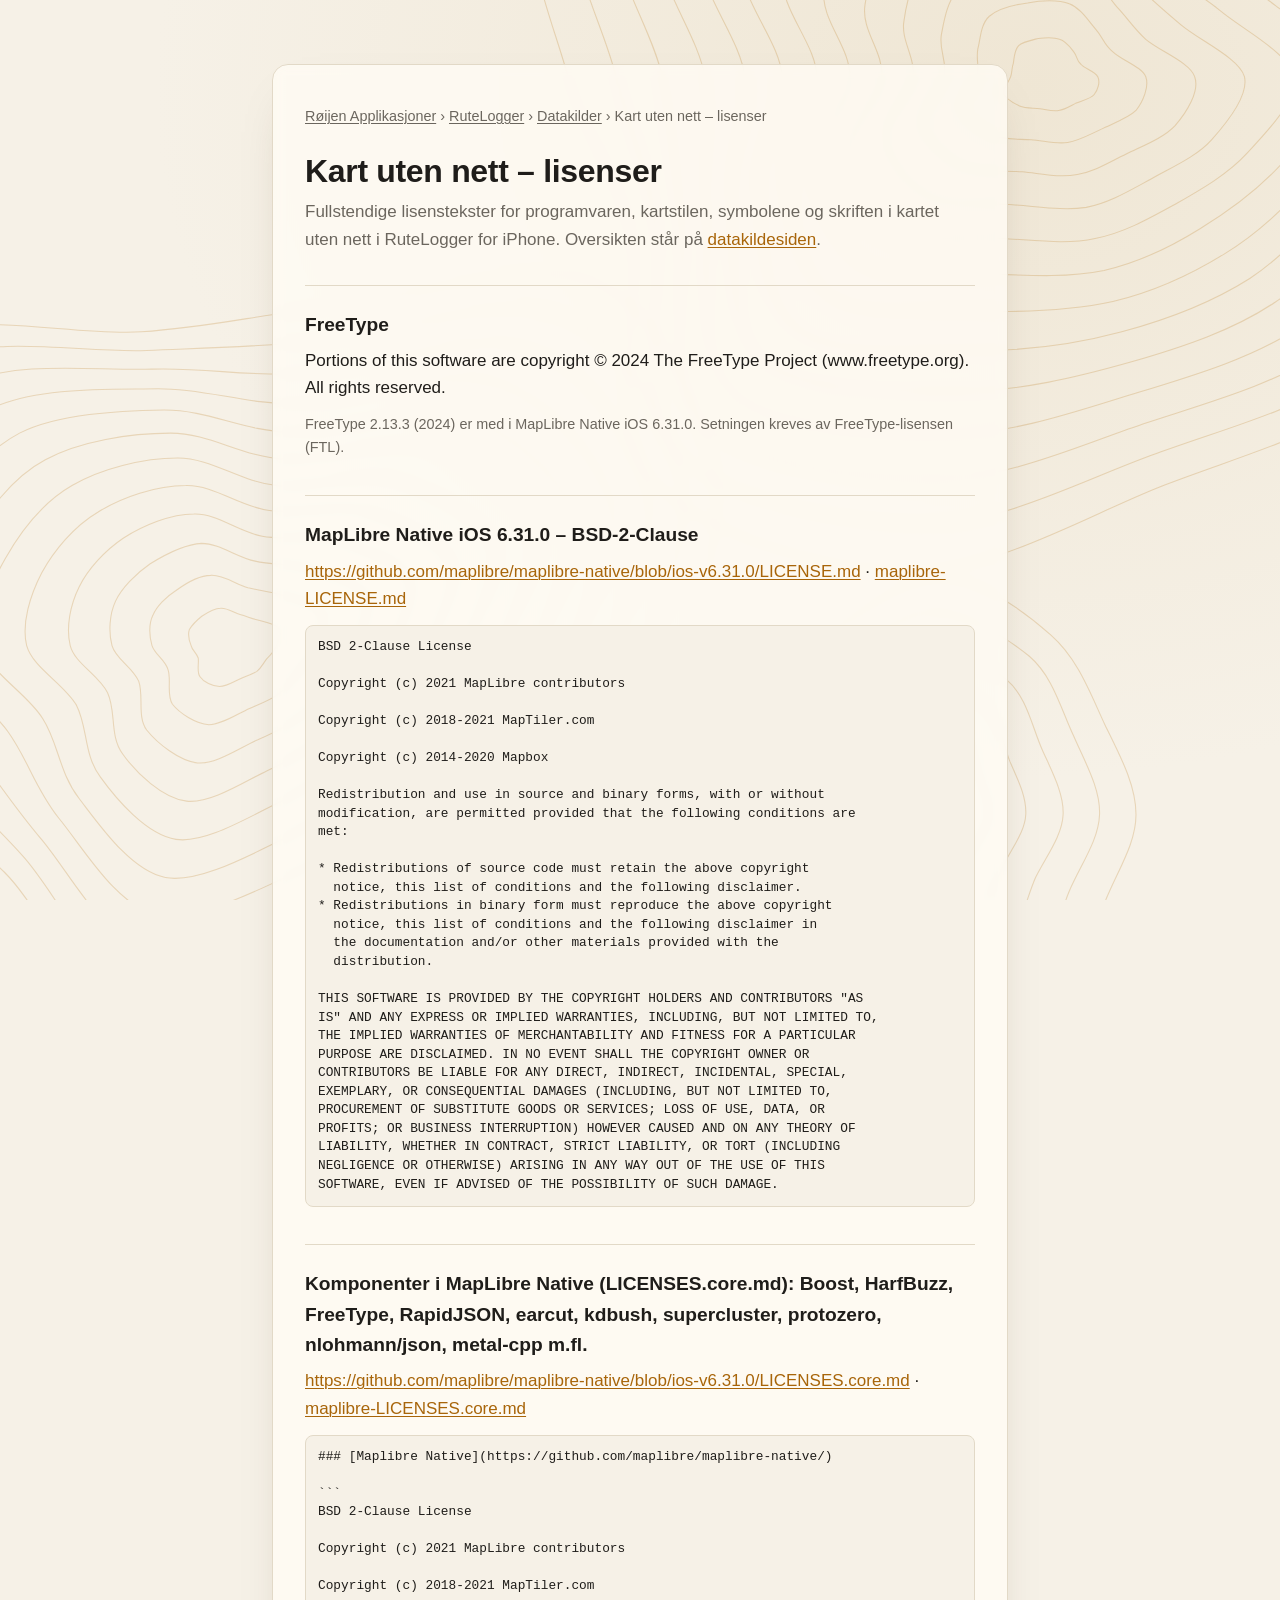
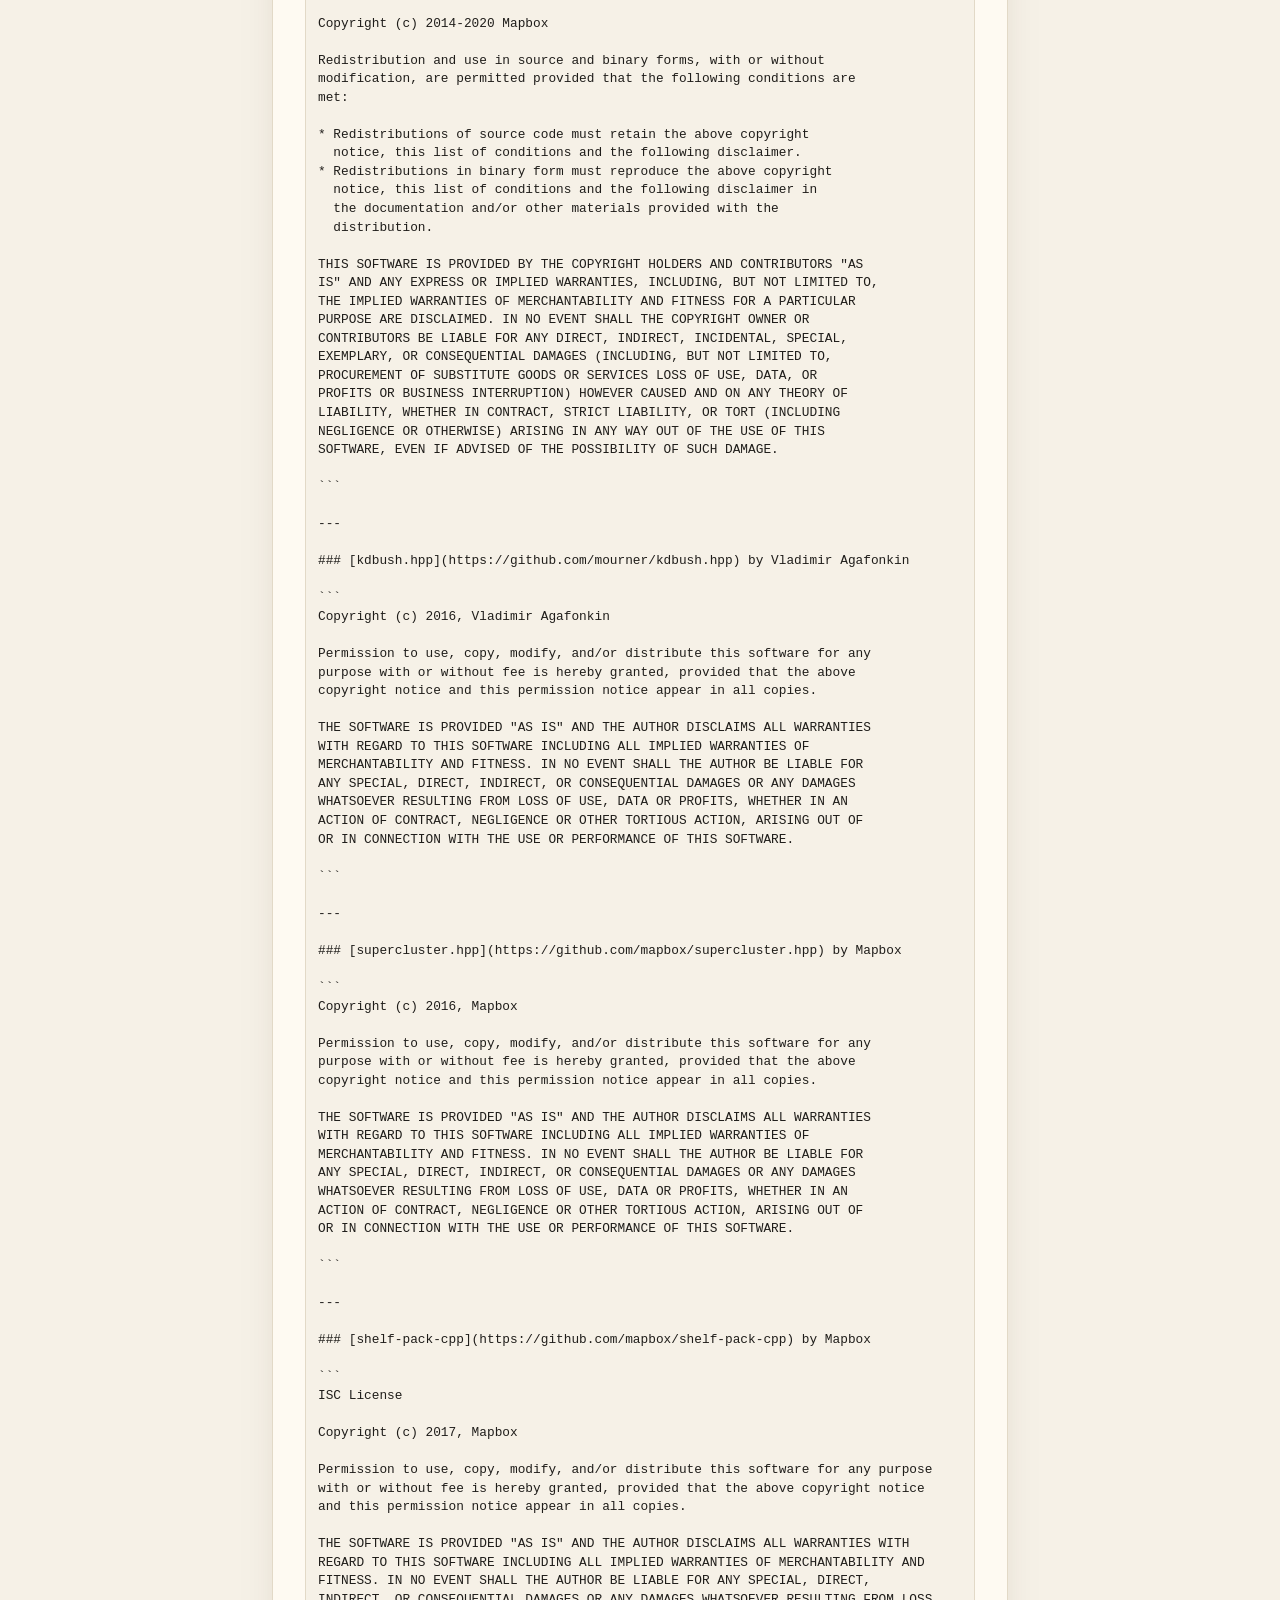
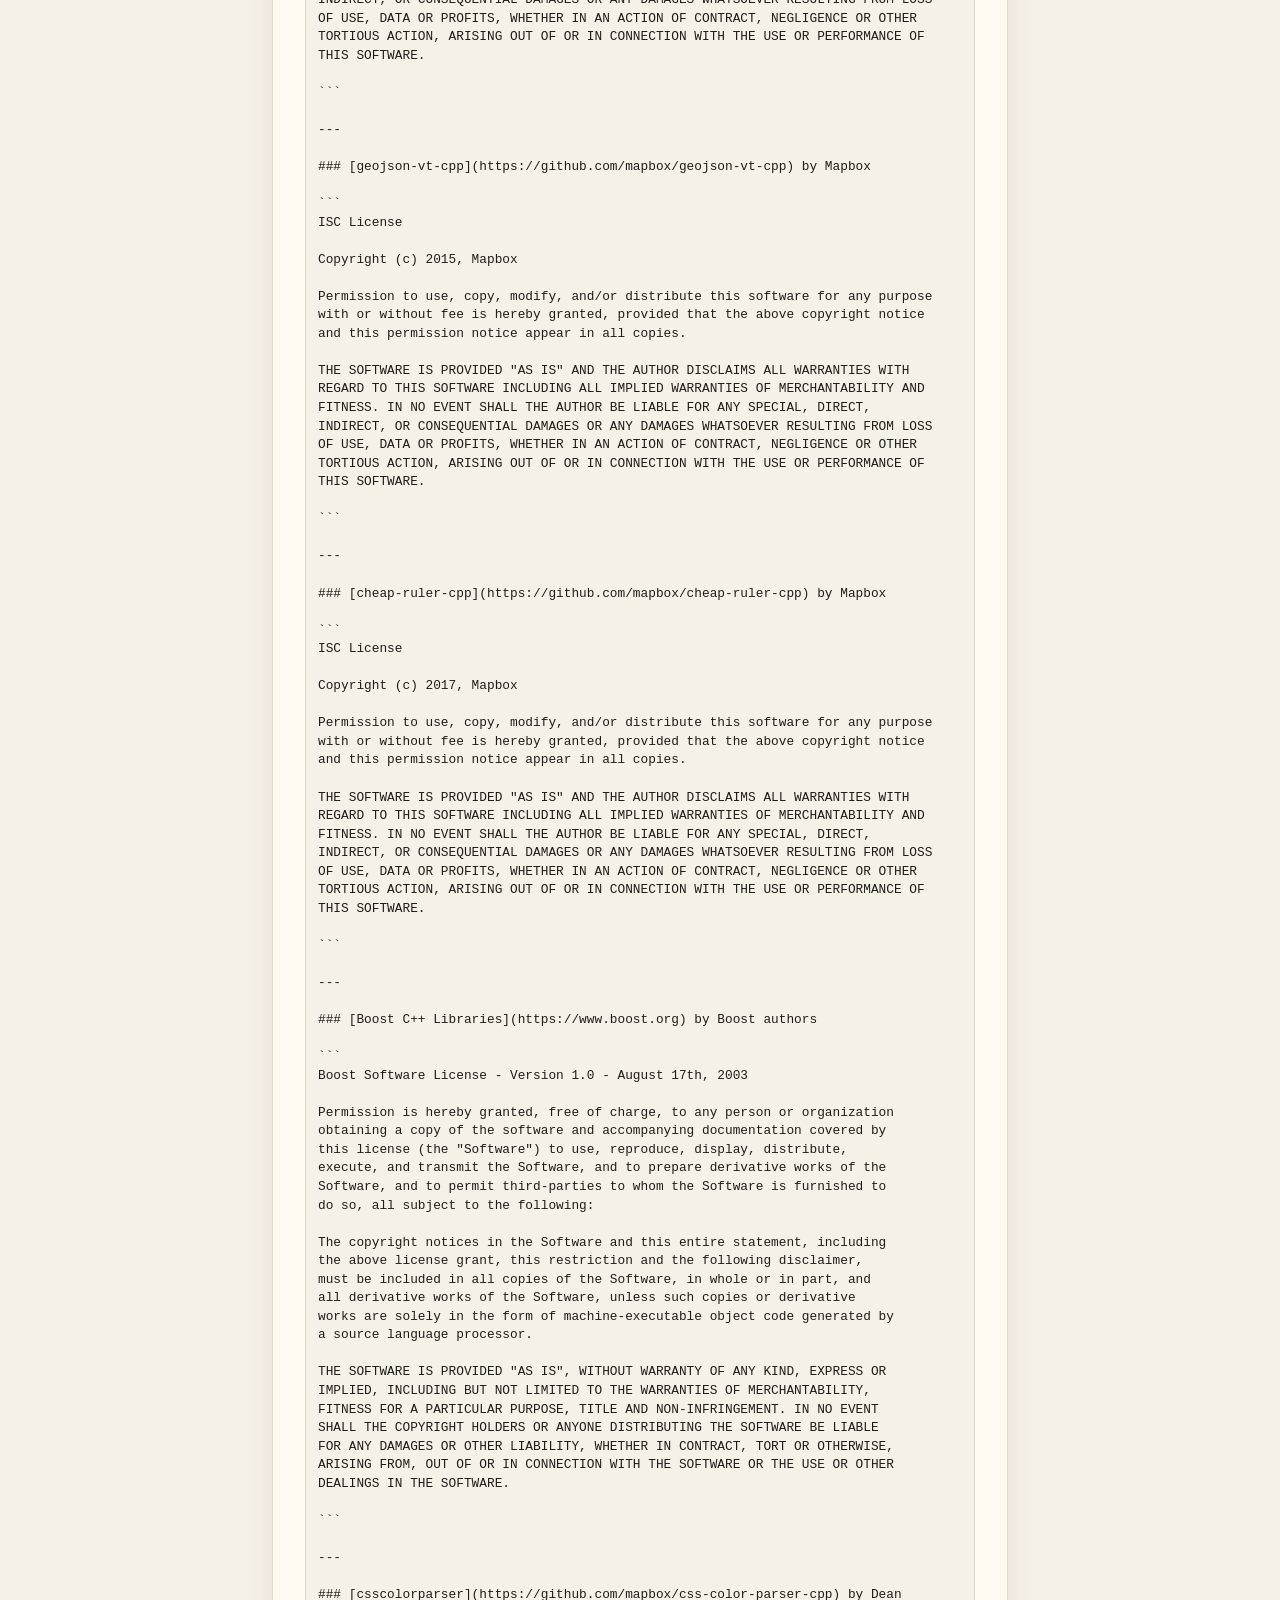
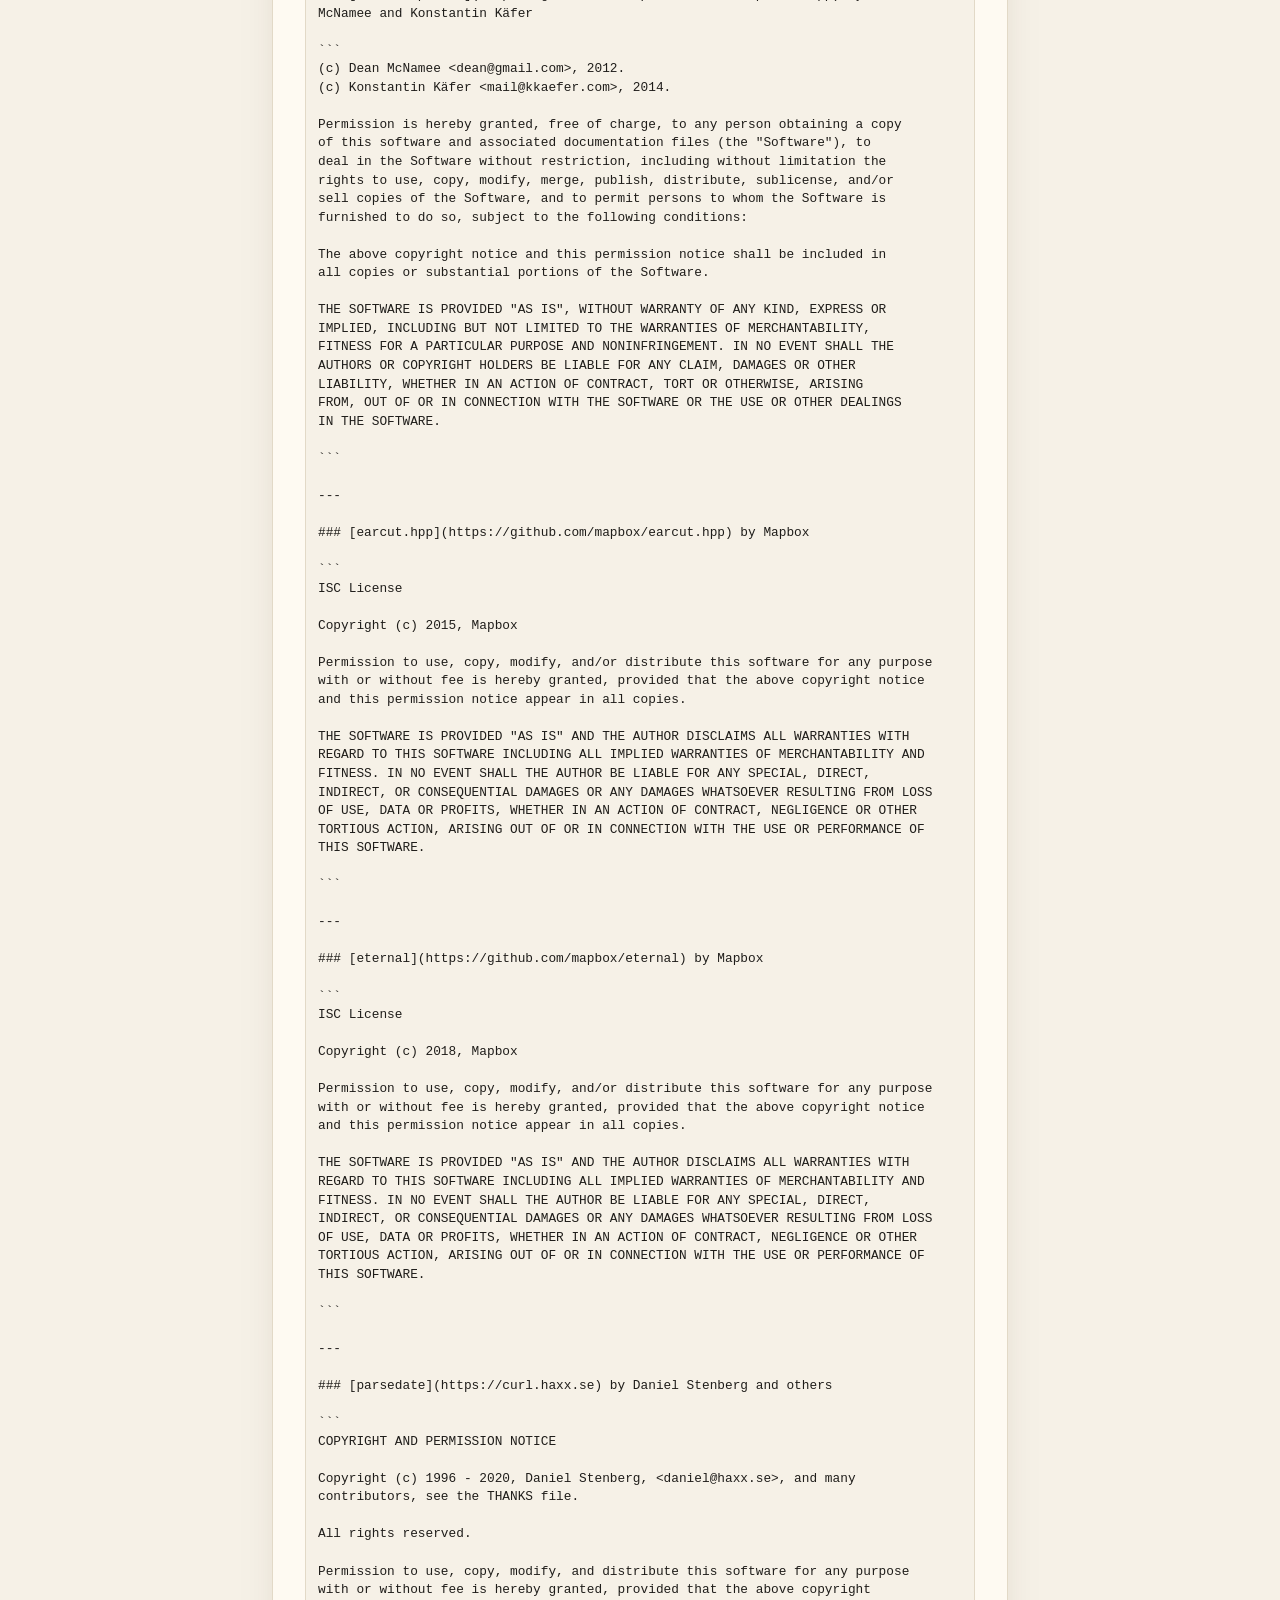
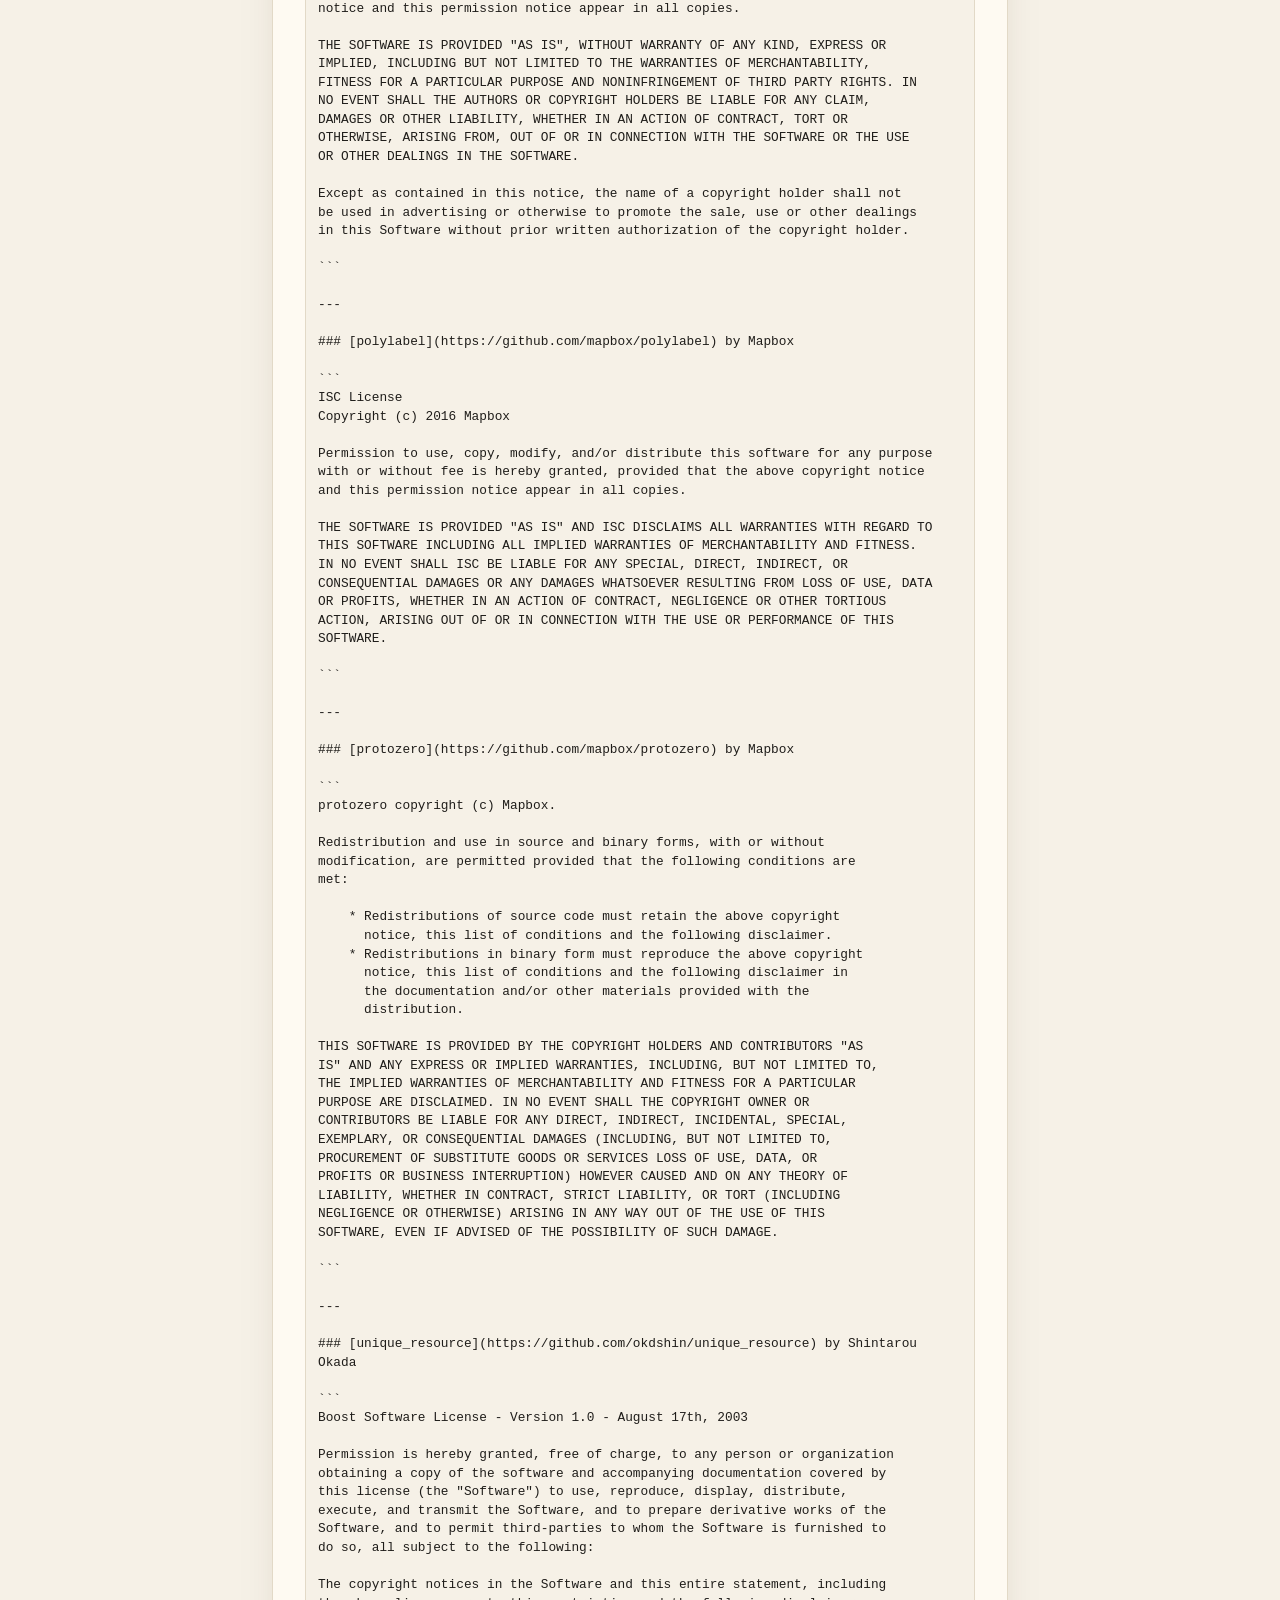
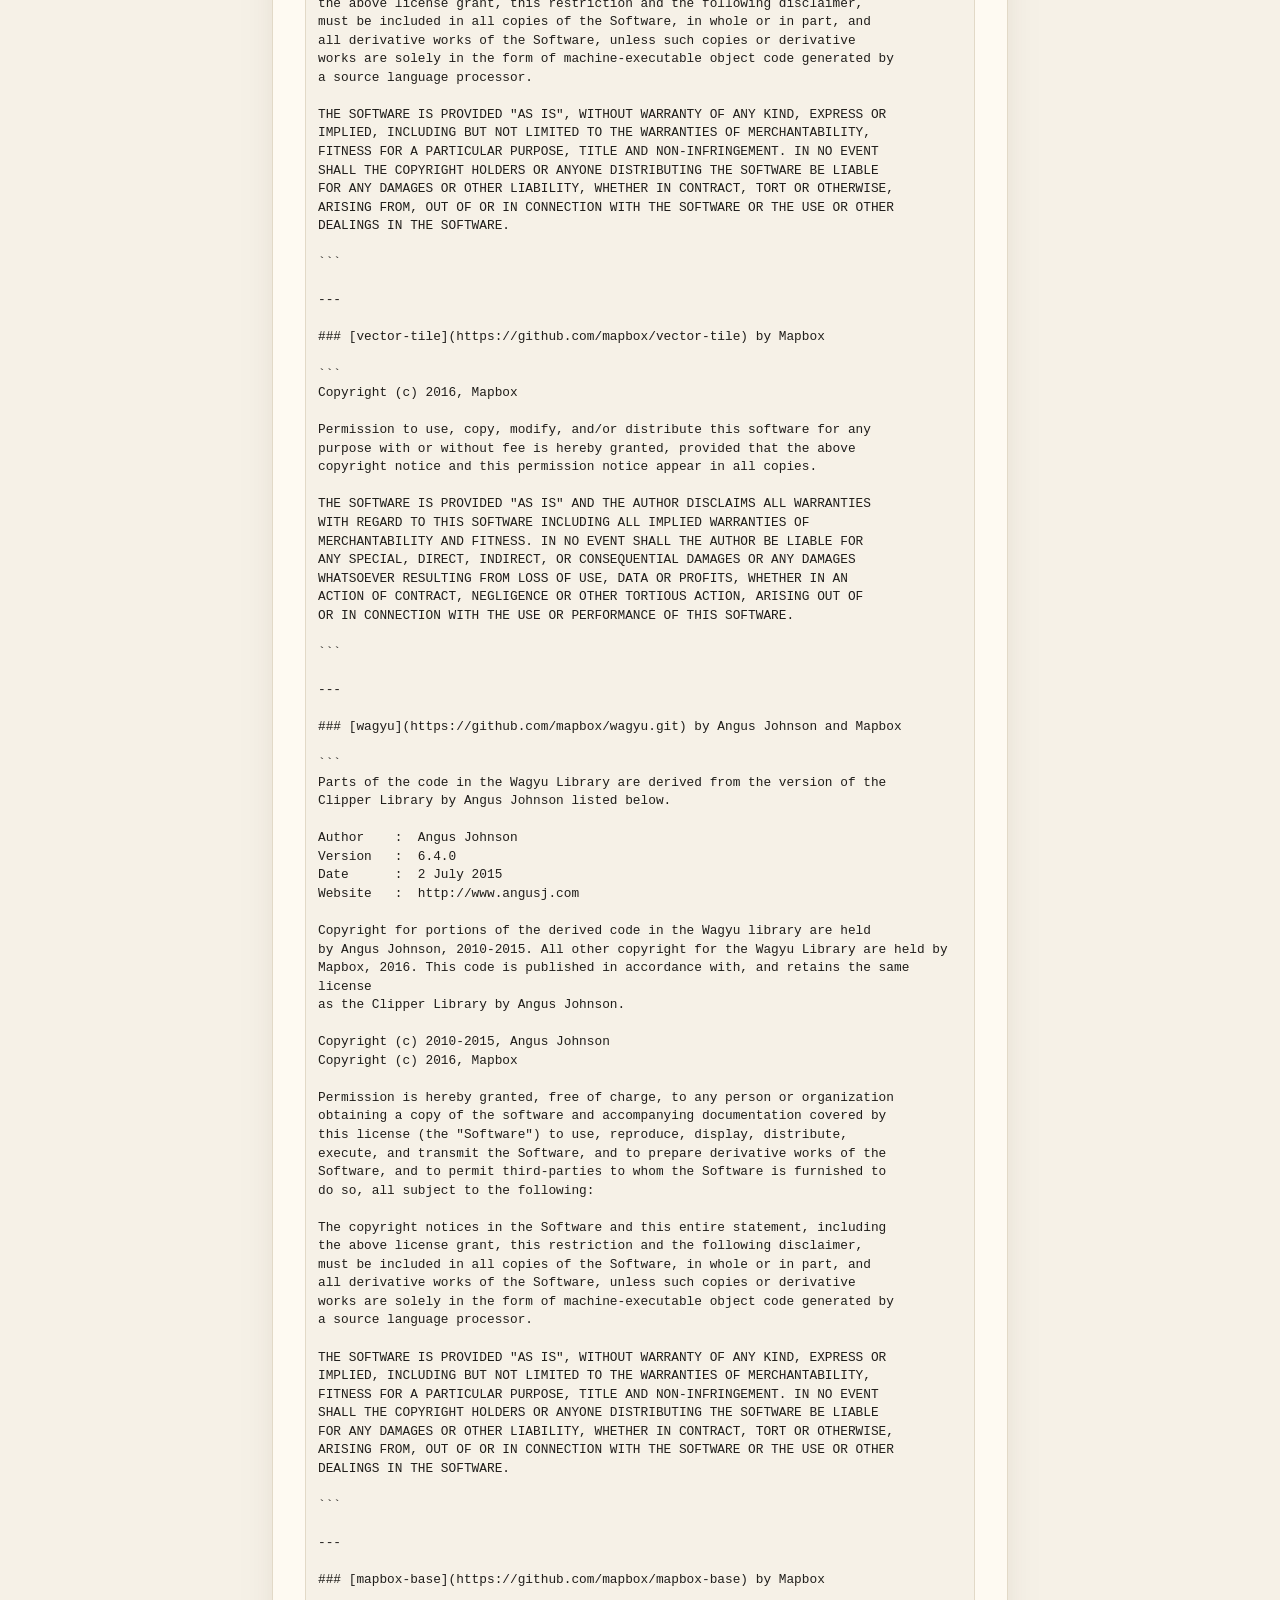
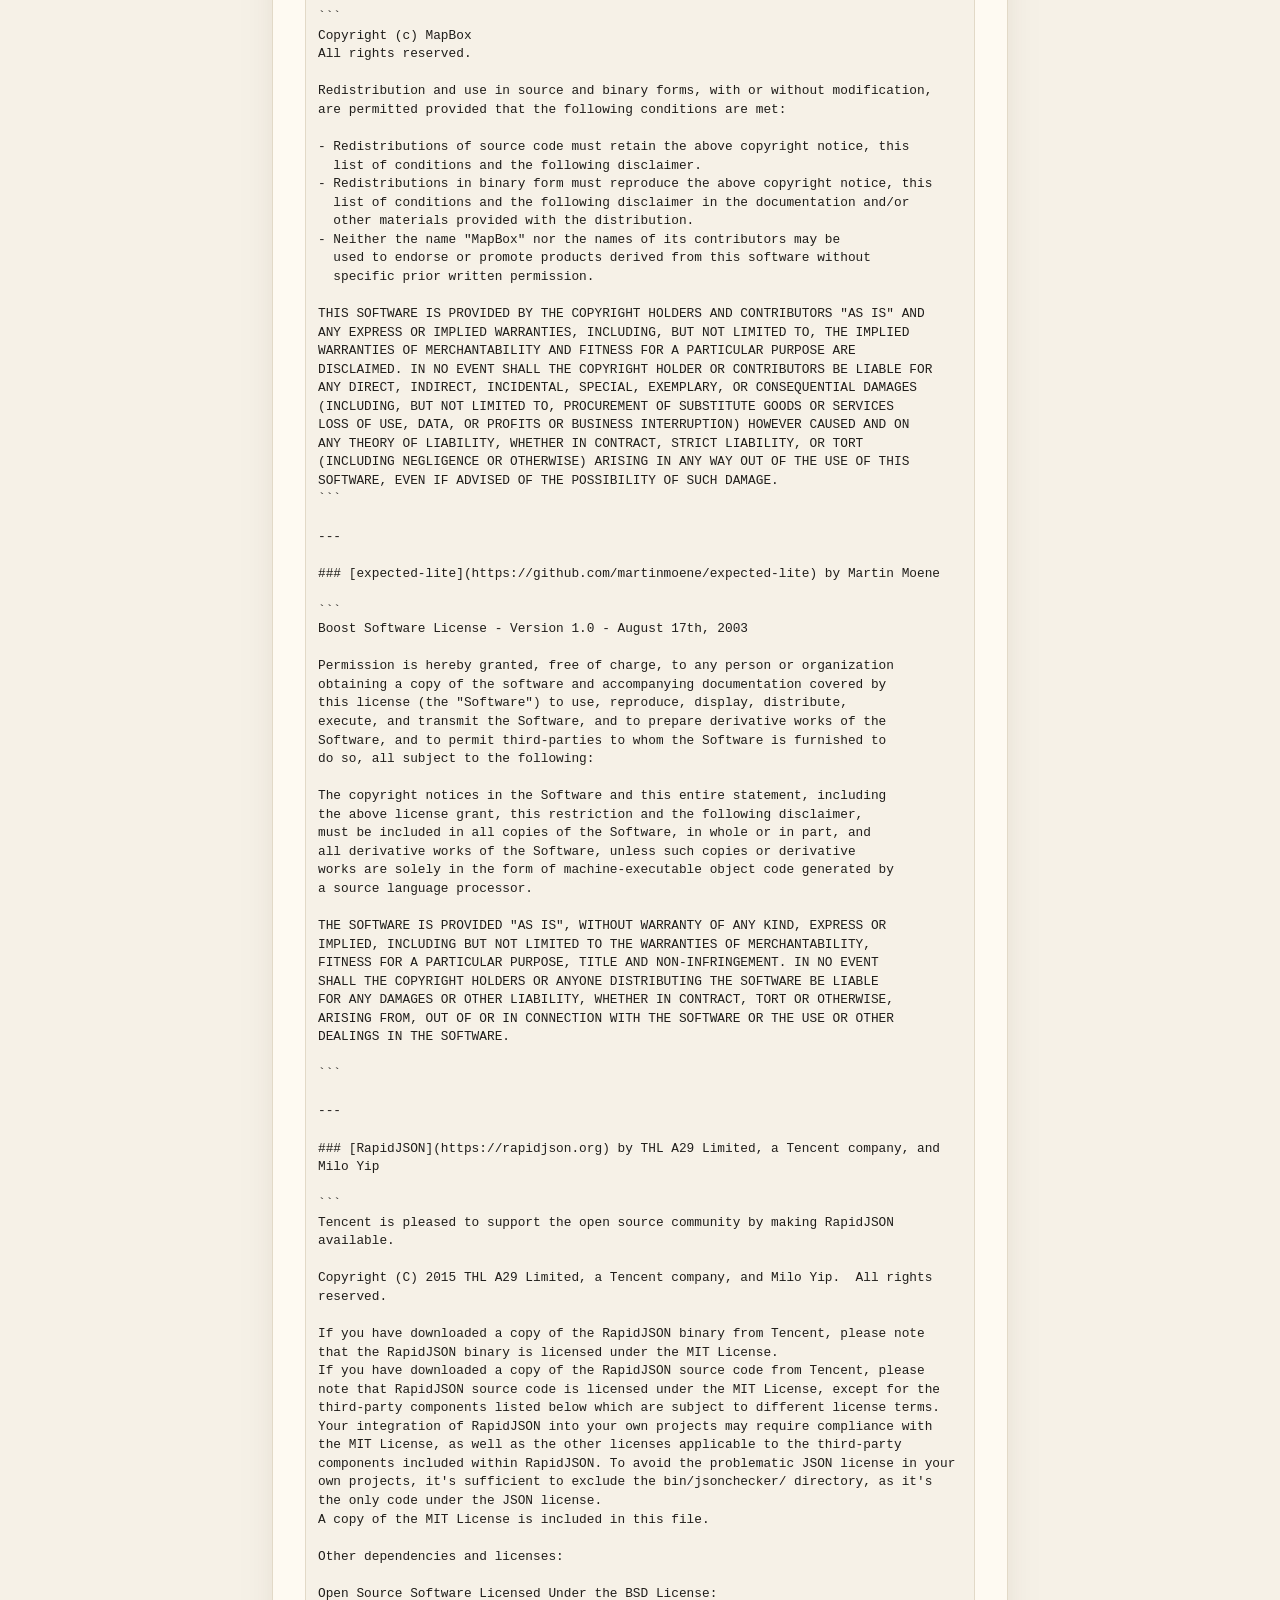
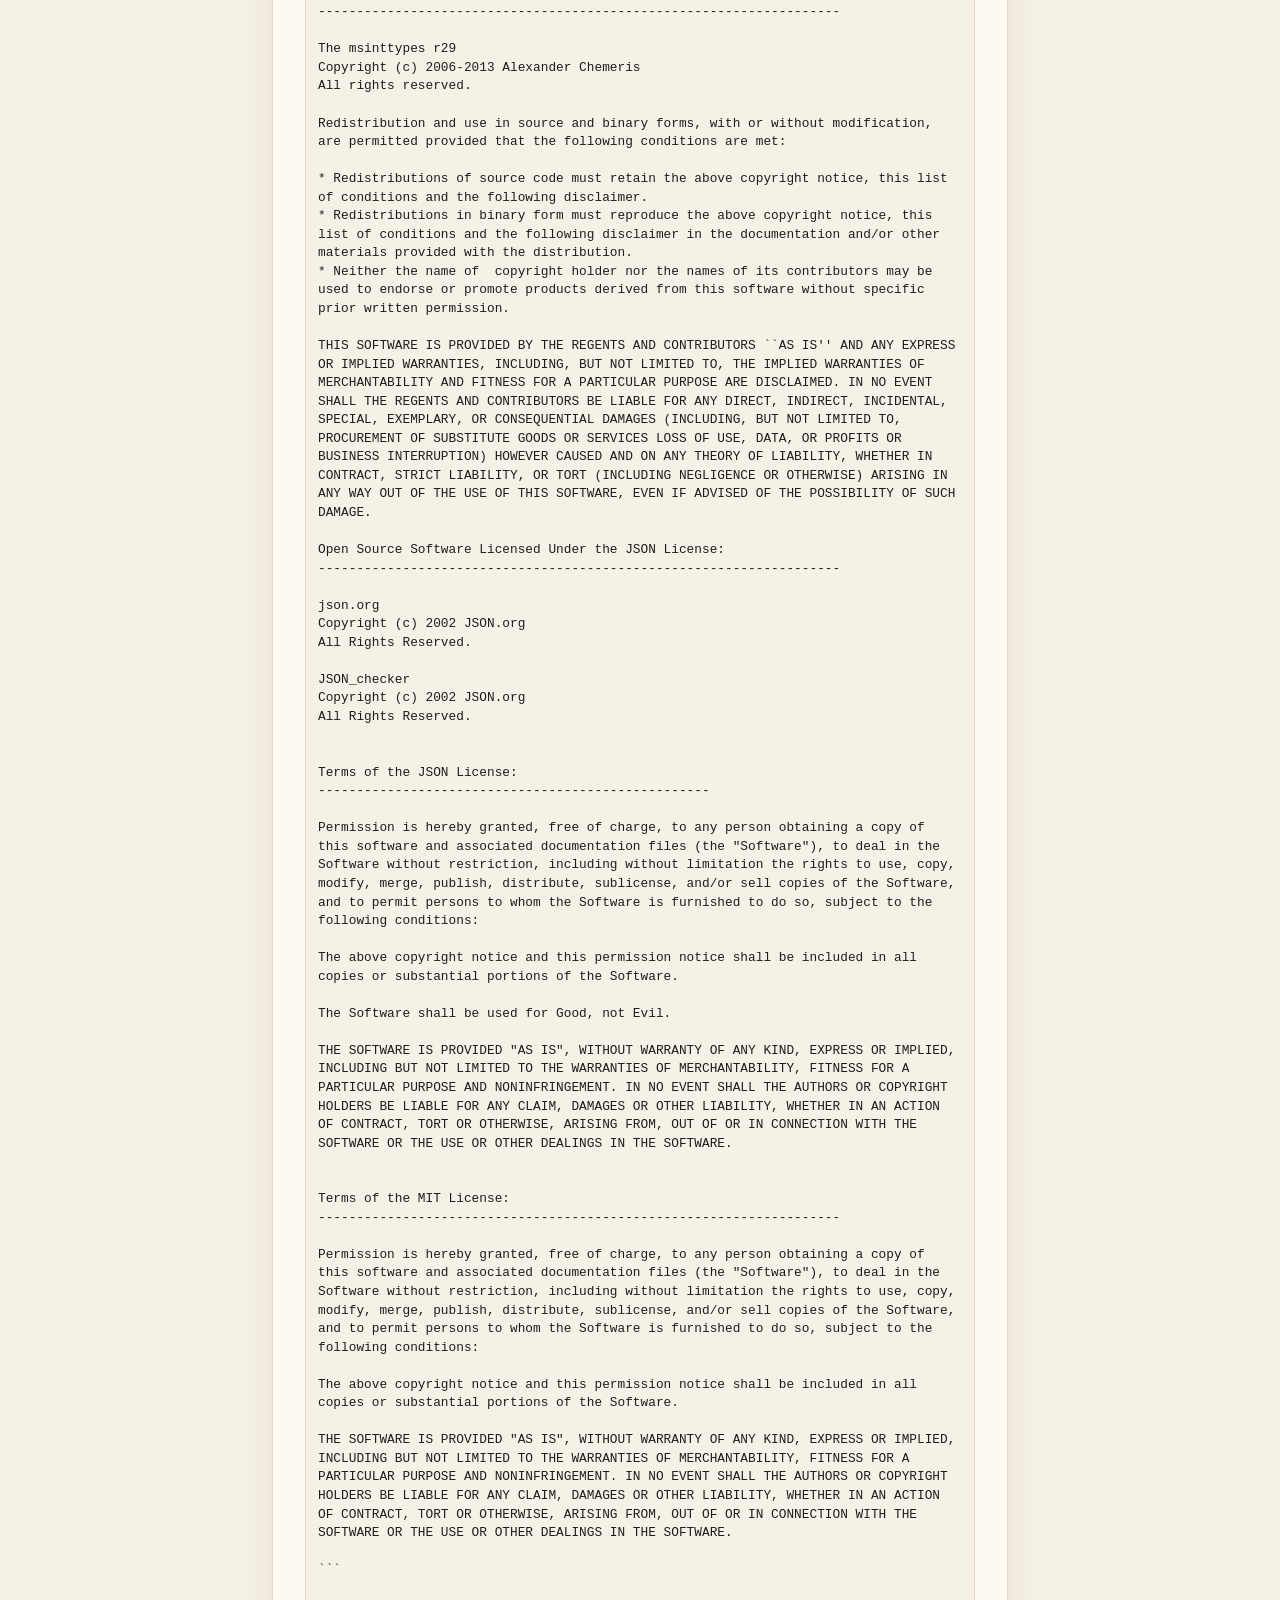
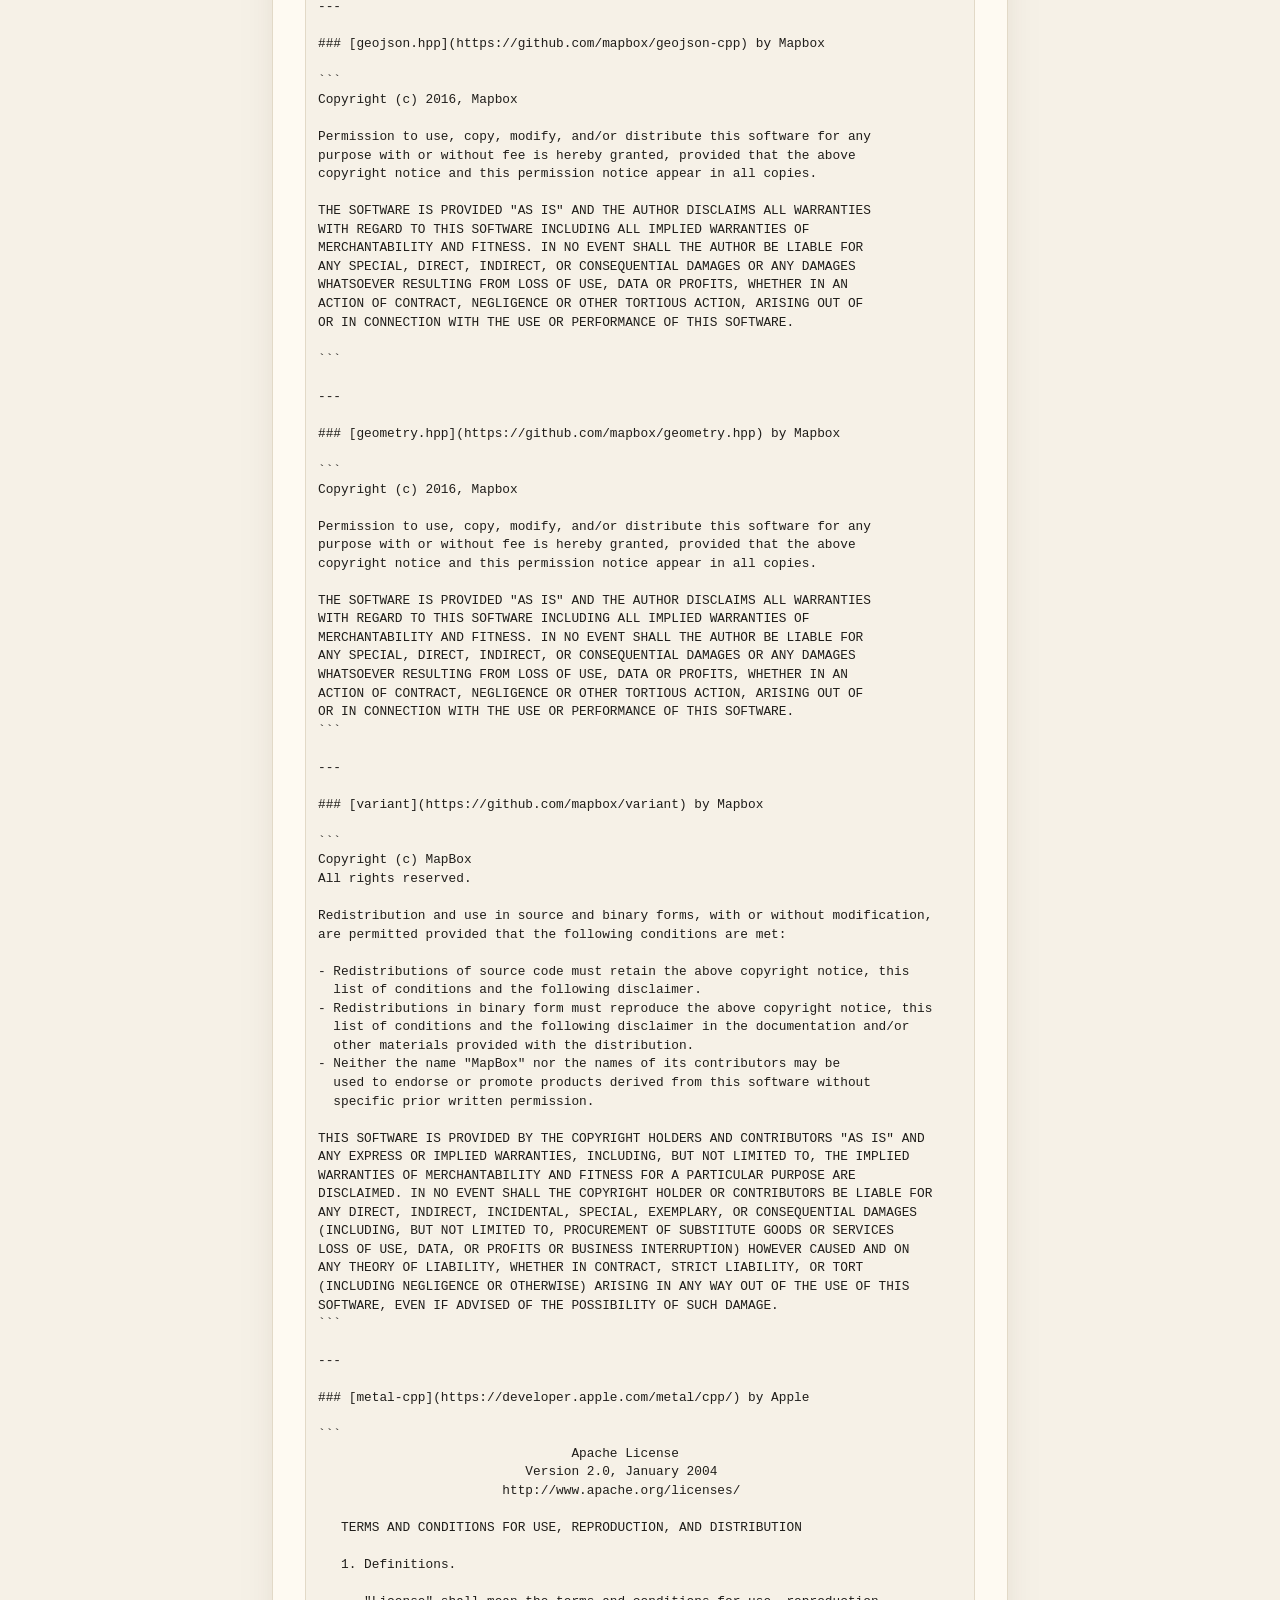
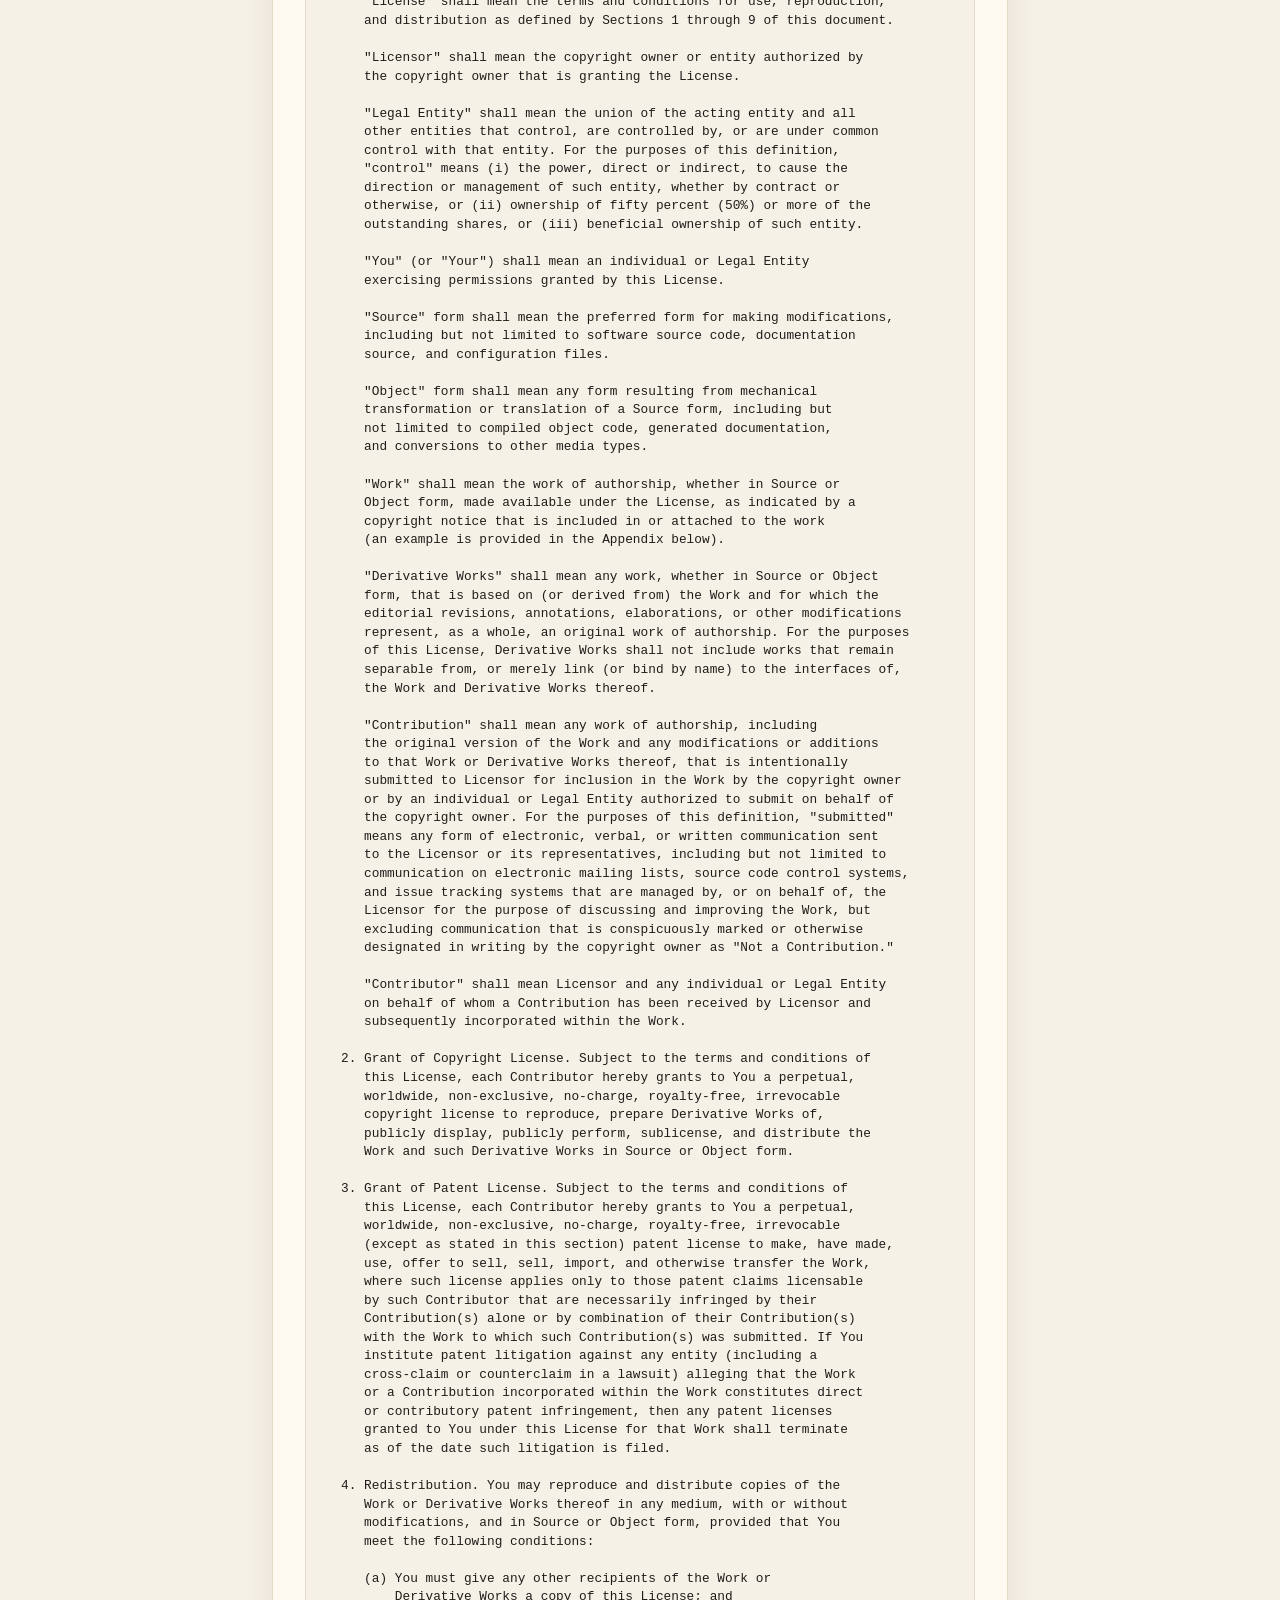
<file: rutelogger/kreditering/kart-uten-nett/index.html>
<!doctype html>
<html lang="nb">
<head>
  <meta charset="utf-8">
  <meta name="viewport" content="width=device-width, initial-scale=1">
  <title>Kart uten nett – lisenser</title>
  <meta name="description" content="Fullstendige lisenstekster for kartet uten nett i RuteLogger for iPhone (MapLibre, Protomaps, tangrams, Noto Sans).">
  <link rel="stylesheet" href="/style.css">
</head>
<body>
  <div class="kart" aria-hidden="true"></div>

  <main class="bred">
    <p class="sti"><a href="/">Røijen Applikasjoner</a> › <a href="/rutelogger/">RuteLogger</a> › <a href="/rutelogger/kreditering/#kart-uten-nett">Datakilder</a> › Kart uten nett – lisenser</p>

    <header>
      <h1>Kart uten nett – lisenser</h1>
      <p class="ingress">Fullstendige lisenstekster for programvaren, kartstilen, symbolene og skriften i kartet uten nett i RuteLogger for iPhone. Oversikten står på <a href="/rutelogger/kreditering/#kart-uten-nett">datakildesiden</a>.</p>
    </header>

    <section class="del">
      <h2>FreeType</h2>
      <p>Portions of this software are copyright © 2024 The FreeType Project (www.freetype.org). All rights reserved.</p>
      <p class="liten">FreeType 2.13.3 (2024) er med i MapLibre Native iOS 6.31.0. Setningen kreves av FreeType-lisensen (FTL).</p>
    </section>

    <section class="del" id="maplibre-LICENSE">
      <h2>MapLibre Native iOS 6.31.0 – BSD-2-Clause</h2>
      <p><a href="https://github.com/maplibre/maplibre-native/blob/ios-v6.31.0/LICENSE.md">https://github.com/maplibre/maplibre-native/blob/ios-v6.31.0/LICENSE.md</a> · <a href="maplibre-LICENSE.md">maplibre-LICENSE.md</a></p>
      <pre class="lisens lang">BSD 2-Clause License

Copyright (c) 2021 MapLibre contributors

Copyright (c) 2018-2021 MapTiler.com

Copyright (c) 2014-2020 Mapbox

Redistribution and use in source and binary forms, with or without
modification, are permitted provided that the following conditions are
met:

* Redistributions of source code must retain the above copyright
  notice, this list of conditions and the following disclaimer.
* Redistributions in binary form must reproduce the above copyright
  notice, this list of conditions and the following disclaimer in
  the documentation and/or other materials provided with the
  distribution.

THIS SOFTWARE IS PROVIDED BY THE COPYRIGHT HOLDERS AND CONTRIBUTORS &quot;AS
IS&quot; AND ANY EXPRESS OR IMPLIED WARRANTIES, INCLUDING, BUT NOT LIMITED TO,
THE IMPLIED WARRANTIES OF MERCHANTABILITY AND FITNESS FOR A PARTICULAR
PURPOSE ARE DISCLAIMED. IN NO EVENT SHALL THE COPYRIGHT OWNER OR
CONTRIBUTORS BE LIABLE FOR ANY DIRECT, INDIRECT, INCIDENTAL, SPECIAL,
EXEMPLARY, OR CONSEQUENTIAL DAMAGES (INCLUDING, BUT NOT LIMITED TO,
PROCUREMENT OF SUBSTITUTE GOODS OR SERVICES; LOSS OF USE, DATA, OR
PROFITS; OR BUSINESS INTERRUPTION) HOWEVER CAUSED AND ON ANY THEORY OF
LIABILITY, WHETHER IN CONTRACT, STRICT LIABILITY, OR TORT (INCLUDING
NEGLIGENCE OR OTHERWISE) ARISING IN ANY WAY OUT OF THE USE OF THIS
SOFTWARE, EVEN IF ADVISED OF THE POSSIBILITY OF SUCH DAMAGE.</pre>
    </section>
    <section class="del" id="maplibre-LICENSES.core">
      <h2>Komponenter i MapLibre Native (LICENSES.core.md): Boost, HarfBuzz, FreeType, RapidJSON, earcut, kdbush, supercluster, protozero, nlohmann/json, metal-cpp m.fl.</h2>
      <p><a href="https://github.com/maplibre/maplibre-native/blob/ios-v6.31.0/LICENSES.core.md">https://github.com/maplibre/maplibre-native/blob/ios-v6.31.0/LICENSES.core.md</a> · <a href="maplibre-LICENSES.core.md">maplibre-LICENSES.core.md</a></p>
      <pre class="lisens lang">### [Maplibre Native](https://github.com/maplibre/maplibre-native/)

```
BSD 2-Clause License

Copyright (c) 2021 MapLibre contributors

Copyright (c) 2018-2021 MapTiler.com

Copyright (c) 2014-2020 Mapbox

Redistribution and use in source and binary forms, with or without
modification, are permitted provided that the following conditions are
met:

* Redistributions of source code must retain the above copyright
  notice, this list of conditions and the following disclaimer.
* Redistributions in binary form must reproduce the above copyright
  notice, this list of conditions and the following disclaimer in
  the documentation and/or other materials provided with the
  distribution.

THIS SOFTWARE IS PROVIDED BY THE COPYRIGHT HOLDERS AND CONTRIBUTORS &quot;AS
IS&quot; AND ANY EXPRESS OR IMPLIED WARRANTIES, INCLUDING, BUT NOT LIMITED TO,
THE IMPLIED WARRANTIES OF MERCHANTABILITY AND FITNESS FOR A PARTICULAR
PURPOSE ARE DISCLAIMED. IN NO EVENT SHALL THE COPYRIGHT OWNER OR
CONTRIBUTORS BE LIABLE FOR ANY DIRECT, INDIRECT, INCIDENTAL, SPECIAL,
EXEMPLARY, OR CONSEQUENTIAL DAMAGES (INCLUDING, BUT NOT LIMITED TO,
PROCUREMENT OF SUBSTITUTE GOODS OR SERVICES LOSS OF USE, DATA, OR
PROFITS OR BUSINESS INTERRUPTION) HOWEVER CAUSED AND ON ANY THEORY OF
LIABILITY, WHETHER IN CONTRACT, STRICT LIABILITY, OR TORT (INCLUDING
NEGLIGENCE OR OTHERWISE) ARISING IN ANY WAY OUT OF THE USE OF THIS
SOFTWARE, EVEN IF ADVISED OF THE POSSIBILITY OF SUCH DAMAGE.

```

---

### [kdbush.hpp](https://github.com/mourner/kdbush.hpp) by Vladimir Agafonkin

```
Copyright (c) 2016, Vladimir Agafonkin

Permission to use, copy, modify, and/or distribute this software for any
purpose with or without fee is hereby granted, provided that the above
copyright notice and this permission notice appear in all copies.

THE SOFTWARE IS PROVIDED &quot;AS IS&quot; AND THE AUTHOR DISCLAIMS ALL WARRANTIES
WITH REGARD TO THIS SOFTWARE INCLUDING ALL IMPLIED WARRANTIES OF
MERCHANTABILITY AND FITNESS. IN NO EVENT SHALL THE AUTHOR BE LIABLE FOR
ANY SPECIAL, DIRECT, INDIRECT, OR CONSEQUENTIAL DAMAGES OR ANY DAMAGES
WHATSOEVER RESULTING FROM LOSS OF USE, DATA OR PROFITS, WHETHER IN AN
ACTION OF CONTRACT, NEGLIGENCE OR OTHER TORTIOUS ACTION, ARISING OUT OF
OR IN CONNECTION WITH THE USE OR PERFORMANCE OF THIS SOFTWARE.

```

---

### [supercluster.hpp](https://github.com/mapbox/supercluster.hpp) by Mapbox

```
Copyright (c) 2016, Mapbox

Permission to use, copy, modify, and/or distribute this software for any
purpose with or without fee is hereby granted, provided that the above
copyright notice and this permission notice appear in all copies.

THE SOFTWARE IS PROVIDED &quot;AS IS&quot; AND THE AUTHOR DISCLAIMS ALL WARRANTIES
WITH REGARD TO THIS SOFTWARE INCLUDING ALL IMPLIED WARRANTIES OF
MERCHANTABILITY AND FITNESS. IN NO EVENT SHALL THE AUTHOR BE LIABLE FOR
ANY SPECIAL, DIRECT, INDIRECT, OR CONSEQUENTIAL DAMAGES OR ANY DAMAGES
WHATSOEVER RESULTING FROM LOSS OF USE, DATA OR PROFITS, WHETHER IN AN
ACTION OF CONTRACT, NEGLIGENCE OR OTHER TORTIOUS ACTION, ARISING OUT OF
OR IN CONNECTION WITH THE USE OR PERFORMANCE OF THIS SOFTWARE.

```

---

### [shelf-pack-cpp](https://github.com/mapbox/shelf-pack-cpp) by Mapbox

```
ISC License

Copyright (c) 2017, Mapbox

Permission to use, copy, modify, and/or distribute this software for any purpose
with or without fee is hereby granted, provided that the above copyright notice
and this permission notice appear in all copies.

THE SOFTWARE IS PROVIDED &quot;AS IS&quot; AND THE AUTHOR DISCLAIMS ALL WARRANTIES WITH
REGARD TO THIS SOFTWARE INCLUDING ALL IMPLIED WARRANTIES OF MERCHANTABILITY AND
FITNESS. IN NO EVENT SHALL THE AUTHOR BE LIABLE FOR ANY SPECIAL, DIRECT,
INDIRECT, OR CONSEQUENTIAL DAMAGES OR ANY DAMAGES WHATSOEVER RESULTING FROM LOSS
OF USE, DATA OR PROFITS, WHETHER IN AN ACTION OF CONTRACT, NEGLIGENCE OR OTHER
TORTIOUS ACTION, ARISING OUT OF OR IN CONNECTION WITH THE USE OR PERFORMANCE OF
THIS SOFTWARE.

```

---

### [geojson-vt-cpp](https://github.com/mapbox/geojson-vt-cpp) by Mapbox

```
ISC License

Copyright (c) 2015, Mapbox

Permission to use, copy, modify, and/or distribute this software for any purpose
with or without fee is hereby granted, provided that the above copyright notice
and this permission notice appear in all copies.

THE SOFTWARE IS PROVIDED &quot;AS IS&quot; AND THE AUTHOR DISCLAIMS ALL WARRANTIES WITH
REGARD TO THIS SOFTWARE INCLUDING ALL IMPLIED WARRANTIES OF MERCHANTABILITY AND
FITNESS. IN NO EVENT SHALL THE AUTHOR BE LIABLE FOR ANY SPECIAL, DIRECT,
INDIRECT, OR CONSEQUENTIAL DAMAGES OR ANY DAMAGES WHATSOEVER RESULTING FROM LOSS
OF USE, DATA OR PROFITS, WHETHER IN AN ACTION OF CONTRACT, NEGLIGENCE OR OTHER
TORTIOUS ACTION, ARISING OUT OF OR IN CONNECTION WITH THE USE OR PERFORMANCE OF
THIS SOFTWARE.

```

---

### [cheap-ruler-cpp](https://github.com/mapbox/cheap-ruler-cpp) by Mapbox

```
ISC License

Copyright (c) 2017, Mapbox

Permission to use, copy, modify, and/or distribute this software for any purpose
with or without fee is hereby granted, provided that the above copyright notice
and this permission notice appear in all copies.

THE SOFTWARE IS PROVIDED &quot;AS IS&quot; AND THE AUTHOR DISCLAIMS ALL WARRANTIES WITH
REGARD TO THIS SOFTWARE INCLUDING ALL IMPLIED WARRANTIES OF MERCHANTABILITY AND
FITNESS. IN NO EVENT SHALL THE AUTHOR BE LIABLE FOR ANY SPECIAL, DIRECT,
INDIRECT, OR CONSEQUENTIAL DAMAGES OR ANY DAMAGES WHATSOEVER RESULTING FROM LOSS
OF USE, DATA OR PROFITS, WHETHER IN AN ACTION OF CONTRACT, NEGLIGENCE OR OTHER
TORTIOUS ACTION, ARISING OUT OF OR IN CONNECTION WITH THE USE OR PERFORMANCE OF
THIS SOFTWARE.

```

---

### [Boost C++ Libraries](https://www.boost.org) by Boost authors

```
Boost Software License - Version 1.0 - August 17th, 2003

Permission is hereby granted, free of charge, to any person or organization
obtaining a copy of the software and accompanying documentation covered by
this license (the &quot;Software&quot;) to use, reproduce, display, distribute,
execute, and transmit the Software, and to prepare derivative works of the
Software, and to permit third-parties to whom the Software is furnished to
do so, all subject to the following:

The copyright notices in the Software and this entire statement, including
the above license grant, this restriction and the following disclaimer,
must be included in all copies of the Software, in whole or in part, and
all derivative works of the Software, unless such copies or derivative
works are solely in the form of machine-executable object code generated by
a source language processor.

THE SOFTWARE IS PROVIDED &quot;AS IS&quot;, WITHOUT WARRANTY OF ANY KIND, EXPRESS OR
IMPLIED, INCLUDING BUT NOT LIMITED TO THE WARRANTIES OF MERCHANTABILITY,
FITNESS FOR A PARTICULAR PURPOSE, TITLE AND NON-INFRINGEMENT. IN NO EVENT
SHALL THE COPYRIGHT HOLDERS OR ANYONE DISTRIBUTING THE SOFTWARE BE LIABLE
FOR ANY DAMAGES OR OTHER LIABILITY, WHETHER IN CONTRACT, TORT OR OTHERWISE,
ARISING FROM, OUT OF OR IN CONNECTION WITH THE SOFTWARE OR THE USE OR OTHER
DEALINGS IN THE SOFTWARE.

```

---

### [csscolorparser](https://github.com/mapbox/css-color-parser-cpp) by Dean McNamee and Konstantin Käfer

```
(c) Dean McNamee &lt;dean@gmail.com&gt;, 2012.
(c) Konstantin Käfer &lt;mail@kkaefer.com&gt;, 2014.

Permission is hereby granted, free of charge, to any person obtaining a copy
of this software and associated documentation files (the &quot;Software&quot;), to
deal in the Software without restriction, including without limitation the
rights to use, copy, modify, merge, publish, distribute, sublicense, and/or
sell copies of the Software, and to permit persons to whom the Software is
furnished to do so, subject to the following conditions:

The above copyright notice and this permission notice shall be included in
all copies or substantial portions of the Software.

THE SOFTWARE IS PROVIDED &quot;AS IS&quot;, WITHOUT WARRANTY OF ANY KIND, EXPRESS OR
IMPLIED, INCLUDING BUT NOT LIMITED TO THE WARRANTIES OF MERCHANTABILITY,
FITNESS FOR A PARTICULAR PURPOSE AND NONINFRINGEMENT. IN NO EVENT SHALL THE
AUTHORS OR COPYRIGHT HOLDERS BE LIABLE FOR ANY CLAIM, DAMAGES OR OTHER
LIABILITY, WHETHER IN AN ACTION OF CONTRACT, TORT OR OTHERWISE, ARISING
FROM, OUT OF OR IN CONNECTION WITH THE SOFTWARE OR THE USE OR OTHER DEALINGS
IN THE SOFTWARE.

```

---

### [earcut.hpp](https://github.com/mapbox/earcut.hpp) by Mapbox

```
ISC License

Copyright (c) 2015, Mapbox

Permission to use, copy, modify, and/or distribute this software for any purpose
with or without fee is hereby granted, provided that the above copyright notice
and this permission notice appear in all copies.

THE SOFTWARE IS PROVIDED &quot;AS IS&quot; AND THE AUTHOR DISCLAIMS ALL WARRANTIES WITH
REGARD TO THIS SOFTWARE INCLUDING ALL IMPLIED WARRANTIES OF MERCHANTABILITY AND
FITNESS. IN NO EVENT SHALL THE AUTHOR BE LIABLE FOR ANY SPECIAL, DIRECT,
INDIRECT, OR CONSEQUENTIAL DAMAGES OR ANY DAMAGES WHATSOEVER RESULTING FROM LOSS
OF USE, DATA OR PROFITS, WHETHER IN AN ACTION OF CONTRACT, NEGLIGENCE OR OTHER
TORTIOUS ACTION, ARISING OUT OF OR IN CONNECTION WITH THE USE OR PERFORMANCE OF
THIS SOFTWARE.

```

---

### [eternal](https://github.com/mapbox/eternal) by Mapbox

```
ISC License

Copyright (c) 2018, Mapbox

Permission to use, copy, modify, and/or distribute this software for any purpose
with or without fee is hereby granted, provided that the above copyright notice
and this permission notice appear in all copies.

THE SOFTWARE IS PROVIDED &quot;AS IS&quot; AND THE AUTHOR DISCLAIMS ALL WARRANTIES WITH
REGARD TO THIS SOFTWARE INCLUDING ALL IMPLIED WARRANTIES OF MERCHANTABILITY AND
FITNESS. IN NO EVENT SHALL THE AUTHOR BE LIABLE FOR ANY SPECIAL, DIRECT,
INDIRECT, OR CONSEQUENTIAL DAMAGES OR ANY DAMAGES WHATSOEVER RESULTING FROM LOSS
OF USE, DATA OR PROFITS, WHETHER IN AN ACTION OF CONTRACT, NEGLIGENCE OR OTHER
TORTIOUS ACTION, ARISING OUT OF OR IN CONNECTION WITH THE USE OR PERFORMANCE OF
THIS SOFTWARE.

```

---

### [parsedate](https://curl.haxx.se) by Daniel Stenberg and others

```
COPYRIGHT AND PERMISSION NOTICE

Copyright (c) 1996 - 2020, Daniel Stenberg, &lt;daniel@haxx.se&gt;, and many
contributors, see the THANKS file.

All rights reserved.

Permission to use, copy, modify, and distribute this software for any purpose
with or without fee is hereby granted, provided that the above copyright
notice and this permission notice appear in all copies.

THE SOFTWARE IS PROVIDED &quot;AS IS&quot;, WITHOUT WARRANTY OF ANY KIND, EXPRESS OR
IMPLIED, INCLUDING BUT NOT LIMITED TO THE WARRANTIES OF MERCHANTABILITY,
FITNESS FOR A PARTICULAR PURPOSE AND NONINFRINGEMENT OF THIRD PARTY RIGHTS. IN
NO EVENT SHALL THE AUTHORS OR COPYRIGHT HOLDERS BE LIABLE FOR ANY CLAIM,
DAMAGES OR OTHER LIABILITY, WHETHER IN AN ACTION OF CONTRACT, TORT OR
OTHERWISE, ARISING FROM, OUT OF OR IN CONNECTION WITH THE SOFTWARE OR THE USE
OR OTHER DEALINGS IN THE SOFTWARE.

Except as contained in this notice, the name of a copyright holder shall not
be used in advertising or otherwise to promote the sale, use or other dealings
in this Software without prior written authorization of the copyright holder.

```

---

### [polylabel](https://github.com/mapbox/polylabel) by Mapbox

```
ISC License
Copyright (c) 2016 Mapbox

Permission to use, copy, modify, and/or distribute this software for any purpose
with or without fee is hereby granted, provided that the above copyright notice
and this permission notice appear in all copies.

THE SOFTWARE IS PROVIDED &quot;AS IS&quot; AND ISC DISCLAIMS ALL WARRANTIES WITH REGARD TO
THIS SOFTWARE INCLUDING ALL IMPLIED WARRANTIES OF MERCHANTABILITY AND FITNESS.
IN NO EVENT SHALL ISC BE LIABLE FOR ANY SPECIAL, DIRECT, INDIRECT, OR
CONSEQUENTIAL DAMAGES OR ANY DAMAGES WHATSOEVER RESULTING FROM LOSS OF USE, DATA
OR PROFITS, WHETHER IN AN ACTION OF CONTRACT, NEGLIGENCE OR OTHER TORTIOUS
ACTION, ARISING OUT OF OR IN CONNECTION WITH THE USE OR PERFORMANCE OF THIS
SOFTWARE.

```

---

### [protozero](https://github.com/mapbox/protozero) by Mapbox

```
protozero copyright (c) Mapbox.

Redistribution and use in source and binary forms, with or without
modification, are permitted provided that the following conditions are
met:

    * Redistributions of source code must retain the above copyright
      notice, this list of conditions and the following disclaimer.
    * Redistributions in binary form must reproduce the above copyright
      notice, this list of conditions and the following disclaimer in
      the documentation and/or other materials provided with the
      distribution.

THIS SOFTWARE IS PROVIDED BY THE COPYRIGHT HOLDERS AND CONTRIBUTORS &quot;AS
IS&quot; AND ANY EXPRESS OR IMPLIED WARRANTIES, INCLUDING, BUT NOT LIMITED TO,
THE IMPLIED WARRANTIES OF MERCHANTABILITY AND FITNESS FOR A PARTICULAR
PURPOSE ARE DISCLAIMED. IN NO EVENT SHALL THE COPYRIGHT OWNER OR
CONTRIBUTORS BE LIABLE FOR ANY DIRECT, INDIRECT, INCIDENTAL, SPECIAL,
EXEMPLARY, OR CONSEQUENTIAL DAMAGES (INCLUDING, BUT NOT LIMITED TO,
PROCUREMENT OF SUBSTITUTE GOODS OR SERVICES LOSS OF USE, DATA, OR
PROFITS OR BUSINESS INTERRUPTION) HOWEVER CAUSED AND ON ANY THEORY OF
LIABILITY, WHETHER IN CONTRACT, STRICT LIABILITY, OR TORT (INCLUDING
NEGLIGENCE OR OTHERWISE) ARISING IN ANY WAY OUT OF THE USE OF THIS
SOFTWARE, EVEN IF ADVISED OF THE POSSIBILITY OF SUCH DAMAGE.

```

---

### [unique_resource](https://github.com/okdshin/unique_resource) by Shintarou Okada

```
Boost Software License - Version 1.0 - August 17th, 2003

Permission is hereby granted, free of charge, to any person or organization
obtaining a copy of the software and accompanying documentation covered by
this license (the &quot;Software&quot;) to use, reproduce, display, distribute,
execute, and transmit the Software, and to prepare derivative works of the
Software, and to permit third-parties to whom the Software is furnished to
do so, all subject to the following:

The copyright notices in the Software and this entire statement, including
the above license grant, this restriction and the following disclaimer,
must be included in all copies of the Software, in whole or in part, and
all derivative works of the Software, unless such copies or derivative
works are solely in the form of machine-executable object code generated by
a source language processor.

THE SOFTWARE IS PROVIDED &quot;AS IS&quot;, WITHOUT WARRANTY OF ANY KIND, EXPRESS OR
IMPLIED, INCLUDING BUT NOT LIMITED TO THE WARRANTIES OF MERCHANTABILITY,
FITNESS FOR A PARTICULAR PURPOSE, TITLE AND NON-INFRINGEMENT. IN NO EVENT
SHALL THE COPYRIGHT HOLDERS OR ANYONE DISTRIBUTING THE SOFTWARE BE LIABLE
FOR ANY DAMAGES OR OTHER LIABILITY, WHETHER IN CONTRACT, TORT OR OTHERWISE,
ARISING FROM, OUT OF OR IN CONNECTION WITH THE SOFTWARE OR THE USE OR OTHER
DEALINGS IN THE SOFTWARE.

```

---

### [vector-tile](https://github.com/mapbox/vector-tile) by Mapbox

```
Copyright (c) 2016, Mapbox

Permission to use, copy, modify, and/or distribute this software for any
purpose with or without fee is hereby granted, provided that the above
copyright notice and this permission notice appear in all copies.

THE SOFTWARE IS PROVIDED &quot;AS IS&quot; AND THE AUTHOR DISCLAIMS ALL WARRANTIES
WITH REGARD TO THIS SOFTWARE INCLUDING ALL IMPLIED WARRANTIES OF
MERCHANTABILITY AND FITNESS. IN NO EVENT SHALL THE AUTHOR BE LIABLE FOR
ANY SPECIAL, DIRECT, INDIRECT, OR CONSEQUENTIAL DAMAGES OR ANY DAMAGES
WHATSOEVER RESULTING FROM LOSS OF USE, DATA OR PROFITS, WHETHER IN AN
ACTION OF CONTRACT, NEGLIGENCE OR OTHER TORTIOUS ACTION, ARISING OUT OF
OR IN CONNECTION WITH THE USE OR PERFORMANCE OF THIS SOFTWARE.

```

---

### [wagyu](https://github.com/mapbox/wagyu.git) by Angus Johnson and Mapbox

```
Parts of the code in the Wagyu Library are derived from the version of the
Clipper Library by Angus Johnson listed below.

Author    :  Angus Johnson
Version   :  6.4.0
Date      :  2 July 2015
Website   :  http://www.angusj.com

Copyright for portions of the derived code in the Wagyu library are held
by Angus Johnson, 2010-2015. All other copyright for the Wagyu Library are held by
Mapbox, 2016. This code is published in accordance with, and retains the same license
as the Clipper Library by Angus Johnson.

Copyright (c) 2010-2015, Angus Johnson
Copyright (c) 2016, Mapbox

Permission is hereby granted, free of charge, to any person or organization
obtaining a copy of the software and accompanying documentation covered by
this license (the &quot;Software&quot;) to use, reproduce, display, distribute,
execute, and transmit the Software, and to prepare derivative works of the
Software, and to permit third-parties to whom the Software is furnished to
do so, all subject to the following:

The copyright notices in the Software and this entire statement, including
the above license grant, this restriction and the following disclaimer,
must be included in all copies of the Software, in whole or in part, and
all derivative works of the Software, unless such copies or derivative
works are solely in the form of machine-executable object code generated by
a source language processor.

THE SOFTWARE IS PROVIDED &quot;AS IS&quot;, WITHOUT WARRANTY OF ANY KIND, EXPRESS OR
IMPLIED, INCLUDING BUT NOT LIMITED TO THE WARRANTIES OF MERCHANTABILITY,
FITNESS FOR A PARTICULAR PURPOSE, TITLE AND NON-INFRINGEMENT. IN NO EVENT
SHALL THE COPYRIGHT HOLDERS OR ANYONE DISTRIBUTING THE SOFTWARE BE LIABLE
FOR ANY DAMAGES OR OTHER LIABILITY, WHETHER IN CONTRACT, TORT OR OTHERWISE,
ARISING FROM, OUT OF OR IN CONNECTION WITH THE SOFTWARE OR THE USE OR OTHER
DEALINGS IN THE SOFTWARE.

```

---

### [mapbox-base](https://github.com/mapbox/mapbox-base) by Mapbox

```
Copyright (c) MapBox
All rights reserved.

Redistribution and use in source and binary forms, with or without modification,
are permitted provided that the following conditions are met:

- Redistributions of source code must retain the above copyright notice, this
  list of conditions and the following disclaimer.
- Redistributions in binary form must reproduce the above copyright notice, this
  list of conditions and the following disclaimer in the documentation and/or
  other materials provided with the distribution.
- Neither the name &quot;MapBox&quot; nor the names of its contributors may be
  used to endorse or promote products derived from this software without
  specific prior written permission.

THIS SOFTWARE IS PROVIDED BY THE COPYRIGHT HOLDERS AND CONTRIBUTORS &quot;AS IS&quot; AND
ANY EXPRESS OR IMPLIED WARRANTIES, INCLUDING, BUT NOT LIMITED TO, THE IMPLIED
WARRANTIES OF MERCHANTABILITY AND FITNESS FOR A PARTICULAR PURPOSE ARE
DISCLAIMED. IN NO EVENT SHALL THE COPYRIGHT HOLDER OR CONTRIBUTORS BE LIABLE FOR
ANY DIRECT, INDIRECT, INCIDENTAL, SPECIAL, EXEMPLARY, OR CONSEQUENTIAL DAMAGES
(INCLUDING, BUT NOT LIMITED TO, PROCUREMENT OF SUBSTITUTE GOODS OR SERVICES
LOSS OF USE, DATA, OR PROFITS OR BUSINESS INTERRUPTION) HOWEVER CAUSED AND ON
ANY THEORY OF LIABILITY, WHETHER IN CONTRACT, STRICT LIABILITY, OR TORT
(INCLUDING NEGLIGENCE OR OTHERWISE) ARISING IN ANY WAY OUT OF THE USE OF THIS
SOFTWARE, EVEN IF ADVISED OF THE POSSIBILITY OF SUCH DAMAGE.
```

---

### [expected-lite](https://github.com/martinmoene/expected-lite) by Martin Moene

```
Boost Software License - Version 1.0 - August 17th, 2003

Permission is hereby granted, free of charge, to any person or organization
obtaining a copy of the software and accompanying documentation covered by
this license (the &quot;Software&quot;) to use, reproduce, display, distribute,
execute, and transmit the Software, and to prepare derivative works of the
Software, and to permit third-parties to whom the Software is furnished to
do so, all subject to the following:

The copyright notices in the Software and this entire statement, including
the above license grant, this restriction and the following disclaimer,
must be included in all copies of the Software, in whole or in part, and
all derivative works of the Software, unless such copies or derivative
works are solely in the form of machine-executable object code generated by
a source language processor.

THE SOFTWARE IS PROVIDED &quot;AS IS&quot;, WITHOUT WARRANTY OF ANY KIND, EXPRESS OR
IMPLIED, INCLUDING BUT NOT LIMITED TO THE WARRANTIES OF MERCHANTABILITY,
FITNESS FOR A PARTICULAR PURPOSE, TITLE AND NON-INFRINGEMENT. IN NO EVENT
SHALL THE COPYRIGHT HOLDERS OR ANYONE DISTRIBUTING THE SOFTWARE BE LIABLE
FOR ANY DAMAGES OR OTHER LIABILITY, WHETHER IN CONTRACT, TORT OR OTHERWISE,
ARISING FROM, OUT OF OR IN CONNECTION WITH THE SOFTWARE OR THE USE OR OTHER
DEALINGS IN THE SOFTWARE.

```

---

### [RapidJSON](https://rapidjson.org) by THL A29 Limited, a Tencent company, and Milo Yip

```
Tencent is pleased to support the open source community by making RapidJSON available.

Copyright (C) 2015 THL A29 Limited, a Tencent company, and Milo Yip.  All rights reserved.

If you have downloaded a copy of the RapidJSON binary from Tencent, please note that the RapidJSON binary is licensed under the MIT License.
If you have downloaded a copy of the RapidJSON source code from Tencent, please note that RapidJSON source code is licensed under the MIT License, except for the third-party components listed below which are subject to different license terms.  Your integration of RapidJSON into your own projects may require compliance with the MIT License, as well as the other licenses applicable to the third-party components included within RapidJSON. To avoid the problematic JSON license in your own projects, it&#x27;s sufficient to exclude the bin/jsonchecker/ directory, as it&#x27;s the only code under the JSON license.
A copy of the MIT License is included in this file.

Other dependencies and licenses:

Open Source Software Licensed Under the BSD License:
--------------------------------------------------------------------

The msinttypes r29
Copyright (c) 2006-2013 Alexander Chemeris
All rights reserved.

Redistribution and use in source and binary forms, with or without modification, are permitted provided that the following conditions are met:

* Redistributions of source code must retain the above copyright notice, this list of conditions and the following disclaimer.
* Redistributions in binary form must reproduce the above copyright notice, this list of conditions and the following disclaimer in the documentation and/or other materials provided with the distribution.
* Neither the name of  copyright holder nor the names of its contributors may be used to endorse or promote products derived from this software without specific prior written permission.

THIS SOFTWARE IS PROVIDED BY THE REGENTS AND CONTRIBUTORS ``AS IS&#x27;&#x27; AND ANY EXPRESS OR IMPLIED WARRANTIES, INCLUDING, BUT NOT LIMITED TO, THE IMPLIED WARRANTIES OF MERCHANTABILITY AND FITNESS FOR A PARTICULAR PURPOSE ARE DISCLAIMED. IN NO EVENT SHALL THE REGENTS AND CONTRIBUTORS BE LIABLE FOR ANY DIRECT, INDIRECT, INCIDENTAL, SPECIAL, EXEMPLARY, OR CONSEQUENTIAL DAMAGES (INCLUDING, BUT NOT LIMITED TO, PROCUREMENT OF SUBSTITUTE GOODS OR SERVICES LOSS OF USE, DATA, OR PROFITS OR BUSINESS INTERRUPTION) HOWEVER CAUSED AND ON ANY THEORY OF LIABILITY, WHETHER IN CONTRACT, STRICT LIABILITY, OR TORT (INCLUDING NEGLIGENCE OR OTHERWISE) ARISING IN ANY WAY OUT OF THE USE OF THIS SOFTWARE, EVEN IF ADVISED OF THE POSSIBILITY OF SUCH DAMAGE.

Open Source Software Licensed Under the JSON License:
--------------------------------------------------------------------

json.org
Copyright (c) 2002 JSON.org
All Rights Reserved.

JSON_checker
Copyright (c) 2002 JSON.org
All Rights Reserved.


Terms of the JSON License:
---------------------------------------------------

Permission is hereby granted, free of charge, to any person obtaining a copy of this software and associated documentation files (the &quot;Software&quot;), to deal in the Software without restriction, including without limitation the rights to use, copy, modify, merge, publish, distribute, sublicense, and/or sell copies of the Software, and to permit persons to whom the Software is furnished to do so, subject to the following conditions:

The above copyright notice and this permission notice shall be included in all copies or substantial portions of the Software.

The Software shall be used for Good, not Evil.

THE SOFTWARE IS PROVIDED &quot;AS IS&quot;, WITHOUT WARRANTY OF ANY KIND, EXPRESS OR IMPLIED, INCLUDING BUT NOT LIMITED TO THE WARRANTIES OF MERCHANTABILITY, FITNESS FOR A PARTICULAR PURPOSE AND NONINFRINGEMENT. IN NO EVENT SHALL THE AUTHORS OR COPYRIGHT HOLDERS BE LIABLE FOR ANY CLAIM, DAMAGES OR OTHER LIABILITY, WHETHER IN AN ACTION OF CONTRACT, TORT OR OTHERWISE, ARISING FROM, OUT OF OR IN CONNECTION WITH THE SOFTWARE OR THE USE OR OTHER DEALINGS IN THE SOFTWARE.


Terms of the MIT License:
--------------------------------------------------------------------

Permission is hereby granted, free of charge, to any person obtaining a copy of this software and associated documentation files (the &quot;Software&quot;), to deal in the Software without restriction, including without limitation the rights to use, copy, modify, merge, publish, distribute, sublicense, and/or sell copies of the Software, and to permit persons to whom the Software is furnished to do so, subject to the following conditions:

The above copyright notice and this permission notice shall be included in all copies or substantial portions of the Software.

THE SOFTWARE IS PROVIDED &quot;AS IS&quot;, WITHOUT WARRANTY OF ANY KIND, EXPRESS OR IMPLIED, INCLUDING BUT NOT LIMITED TO THE WARRANTIES OF MERCHANTABILITY, FITNESS FOR A PARTICULAR PURPOSE AND NONINFRINGEMENT. IN NO EVENT SHALL THE AUTHORS OR COPYRIGHT HOLDERS BE LIABLE FOR ANY CLAIM, DAMAGES OR OTHER LIABILITY, WHETHER IN AN ACTION OF CONTRACT, TORT OR OTHERWISE, ARISING FROM, OUT OF OR IN CONNECTION WITH THE SOFTWARE OR THE USE OR OTHER DEALINGS IN THE SOFTWARE.

```

---

### [geojson.hpp](https://github.com/mapbox/geojson-cpp) by Mapbox

```
Copyright (c) 2016, Mapbox

Permission to use, copy, modify, and/or distribute this software for any
purpose with or without fee is hereby granted, provided that the above
copyright notice and this permission notice appear in all copies.

THE SOFTWARE IS PROVIDED &quot;AS IS&quot; AND THE AUTHOR DISCLAIMS ALL WARRANTIES
WITH REGARD TO THIS SOFTWARE INCLUDING ALL IMPLIED WARRANTIES OF
MERCHANTABILITY AND FITNESS. IN NO EVENT SHALL THE AUTHOR BE LIABLE FOR
ANY SPECIAL, DIRECT, INDIRECT, OR CONSEQUENTIAL DAMAGES OR ANY DAMAGES
WHATSOEVER RESULTING FROM LOSS OF USE, DATA OR PROFITS, WHETHER IN AN
ACTION OF CONTRACT, NEGLIGENCE OR OTHER TORTIOUS ACTION, ARISING OUT OF
OR IN CONNECTION WITH THE USE OR PERFORMANCE OF THIS SOFTWARE.

```

---

### [geometry.hpp](https://github.com/mapbox/geometry.hpp) by Mapbox

```
Copyright (c) 2016, Mapbox

Permission to use, copy, modify, and/or distribute this software for any
purpose with or without fee is hereby granted, provided that the above
copyright notice and this permission notice appear in all copies.

THE SOFTWARE IS PROVIDED &quot;AS IS&quot; AND THE AUTHOR DISCLAIMS ALL WARRANTIES
WITH REGARD TO THIS SOFTWARE INCLUDING ALL IMPLIED WARRANTIES OF
MERCHANTABILITY AND FITNESS. IN NO EVENT SHALL THE AUTHOR BE LIABLE FOR
ANY SPECIAL, DIRECT, INDIRECT, OR CONSEQUENTIAL DAMAGES OR ANY DAMAGES
WHATSOEVER RESULTING FROM LOSS OF USE, DATA OR PROFITS, WHETHER IN AN
ACTION OF CONTRACT, NEGLIGENCE OR OTHER TORTIOUS ACTION, ARISING OUT OF
OR IN CONNECTION WITH THE USE OR PERFORMANCE OF THIS SOFTWARE.
```

---

### [variant](https://github.com/mapbox/variant) by Mapbox

```
Copyright (c) MapBox
All rights reserved.

Redistribution and use in source and binary forms, with or without modification,
are permitted provided that the following conditions are met:

- Redistributions of source code must retain the above copyright notice, this
  list of conditions and the following disclaimer.
- Redistributions in binary form must reproduce the above copyright notice, this
  list of conditions and the following disclaimer in the documentation and/or
  other materials provided with the distribution.
- Neither the name &quot;MapBox&quot; nor the names of its contributors may be
  used to endorse or promote products derived from this software without
  specific prior written permission.

THIS SOFTWARE IS PROVIDED BY THE COPYRIGHT HOLDERS AND CONTRIBUTORS &quot;AS IS&quot; AND
ANY EXPRESS OR IMPLIED WARRANTIES, INCLUDING, BUT NOT LIMITED TO, THE IMPLIED
WARRANTIES OF MERCHANTABILITY AND FITNESS FOR A PARTICULAR PURPOSE ARE
DISCLAIMED. IN NO EVENT SHALL THE COPYRIGHT HOLDER OR CONTRIBUTORS BE LIABLE FOR
ANY DIRECT, INDIRECT, INCIDENTAL, SPECIAL, EXEMPLARY, OR CONSEQUENTIAL DAMAGES
(INCLUDING, BUT NOT LIMITED TO, PROCUREMENT OF SUBSTITUTE GOODS OR SERVICES
LOSS OF USE, DATA, OR PROFITS OR BUSINESS INTERRUPTION) HOWEVER CAUSED AND ON
ANY THEORY OF LIABILITY, WHETHER IN CONTRACT, STRICT LIABILITY, OR TORT
(INCLUDING NEGLIGENCE OR OTHERWISE) ARISING IN ANY WAY OUT OF THE USE OF THIS
SOFTWARE, EVEN IF ADVISED OF THE POSSIBILITY OF SUCH DAMAGE.
```

---

### [metal-cpp](https://developer.apple.com/metal/cpp/) by Apple

```
                                 Apache License
                           Version 2.0, January 2004
                        http://www.apache.org/licenses/

   TERMS AND CONDITIONS FOR USE, REPRODUCTION, AND DISTRIBUTION

   1. Definitions.

      &quot;License&quot; shall mean the terms and conditions for use, reproduction,
      and distribution as defined by Sections 1 through 9 of this document.

      &quot;Licensor&quot; shall mean the copyright owner or entity authorized by
      the copyright owner that is granting the License.

      &quot;Legal Entity&quot; shall mean the union of the acting entity and all
      other entities that control, are controlled by, or are under common
      control with that entity. For the purposes of this definition,
      &quot;control&quot; means (i) the power, direct or indirect, to cause the
      direction or management of such entity, whether by contract or
      otherwise, or (ii) ownership of fifty percent (50%) or more of the
      outstanding shares, or (iii) beneficial ownership of such entity.

      &quot;You&quot; (or &quot;Your&quot;) shall mean an individual or Legal Entity
      exercising permissions granted by this License.

      &quot;Source&quot; form shall mean the preferred form for making modifications,
      including but not limited to software source code, documentation
      source, and configuration files.

      &quot;Object&quot; form shall mean any form resulting from mechanical
      transformation or translation of a Source form, including but
      not limited to compiled object code, generated documentation,
      and conversions to other media types.

      &quot;Work&quot; shall mean the work of authorship, whether in Source or
      Object form, made available under the License, as indicated by a
      copyright notice that is included in or attached to the work
      (an example is provided in the Appendix below).

      &quot;Derivative Works&quot; shall mean any work, whether in Source or Object
      form, that is based on (or derived from) the Work and for which the
      editorial revisions, annotations, elaborations, or other modifications
      represent, as a whole, an original work of authorship. For the purposes
      of this License, Derivative Works shall not include works that remain
      separable from, or merely link (or bind by name) to the interfaces of,
      the Work and Derivative Works thereof.

      &quot;Contribution&quot; shall mean any work of authorship, including
      the original version of the Work and any modifications or additions
      to that Work or Derivative Works thereof, that is intentionally
      submitted to Licensor for inclusion in the Work by the copyright owner
      or by an individual or Legal Entity authorized to submit on behalf of
      the copyright owner. For the purposes of this definition, &quot;submitted&quot;
      means any form of electronic, verbal, or written communication sent
      to the Licensor or its representatives, including but not limited to
      communication on electronic mailing lists, source code control systems,
      and issue tracking systems that are managed by, or on behalf of, the
      Licensor for the purpose of discussing and improving the Work, but
      excluding communication that is conspicuously marked or otherwise
      designated in writing by the copyright owner as &quot;Not a Contribution.&quot;

      &quot;Contributor&quot; shall mean Licensor and any individual or Legal Entity
      on behalf of whom a Contribution has been received by Licensor and
      subsequently incorporated within the Work.

   2. Grant of Copyright License. Subject to the terms and conditions of
      this License, each Contributor hereby grants to You a perpetual,
      worldwide, non-exclusive, no-charge, royalty-free, irrevocable
      copyright license to reproduce, prepare Derivative Works of,
      publicly display, publicly perform, sublicense, and distribute the
      Work and such Derivative Works in Source or Object form.

   3. Grant of Patent License. Subject to the terms and conditions of
      this License, each Contributor hereby grants to You a perpetual,
      worldwide, non-exclusive, no-charge, royalty-free, irrevocable
      (except as stated in this section) patent license to make, have made,
      use, offer to sell, sell, import, and otherwise transfer the Work,
      where such license applies only to those patent claims licensable
      by such Contributor that are necessarily infringed by their
      Contribution(s) alone or by combination of their Contribution(s)
      with the Work to which such Contribution(s) was submitted. If You
      institute patent litigation against any entity (including a
      cross-claim or counterclaim in a lawsuit) alleging that the Work
      or a Contribution incorporated within the Work constitutes direct
      or contributory patent infringement, then any patent licenses
      granted to You under this License for that Work shall terminate
      as of the date such litigation is filed.

   4. Redistribution. You may reproduce and distribute copies of the
      Work or Derivative Works thereof in any medium, with or without
      modifications, and in Source or Object form, provided that You
      meet the following conditions:

      (a) You must give any other recipients of the Work or
          Derivative Works a copy of this License; and

      (b) You must cause any modified files to carry prominent notices
          stating that You changed the files; and

      (c) You must retain, in the Source form of any Derivative Works
          that You distribute, all copyright, patent, trademark, and
          attribution notices from the Source form of the Work,
          excluding those notices that do not pertain to any part of
          the Derivative Works; and

      (d) If the Work includes a &quot;NOTICE&quot; text file as part of its
          distribution, then any Derivative Works that You distribute must
          include a readable copy of the attribution notices contained
          within such NOTICE file, excluding those notices that do not
          pertain to any part of the Derivative Works, in at least one
          of the following places: within a NOTICE text file distributed
          as part of the Derivative Works; within the Source form or
          documentation, if provided along with the Derivative Works; or,
          within a display generated by the Derivative Works, if and
          wherever such third-party notices normally appear. The contents
          of the NOTICE file are for informational purposes only and
          do not modify the License. You may add Your own attribution
          notices within Derivative Works that You distribute, alongside
          or as an addendum to the NOTICE text from the Work, provided
          that such additional attribution notices cannot be construed
          as modifying the License.

      You may add Your own copyright statement to Your modifications and
      may provide additional or different license terms and conditions
      for use, reproduction, or distribution of Your modifications, or
      for any such Derivative Works as a whole, provided Your use,
      reproduction, and distribution of the Work otherwise complies with
      the conditions stated in this License.

   5. Submission of Contributions. Unless You explicitly state otherwise,
      any Contribution intentionally submitted for inclusion in the Work
      by You to the Licensor shall be under the terms and conditions of
      this License, without any additional terms or conditions.
      Notwithstanding the above, nothing herein shall supersede or modify
      the terms of any separate license agreement you may have executed
      with Licensor regarding such Contributions.

   6. Trademarks. This License does not grant permission to use the trade
      names, trademarks, service marks, or product names of the Licensor,
      except as required for reasonable and customary use in describing the
      origin of the Work and reproducing the content of the NOTICE file.

   7. Disclaimer of Warranty. Unless required by applicable law or
      agreed to in writing, Licensor provides the Work (and each
      Contributor provides its Contributions) on an &quot;AS IS&quot; BASIS,
      WITHOUT WARRANTIES OR CONDITIONS OF ANY KIND, either express or
      implied, including, without limitation, any warranties or conditions
      of TITLE, NON-INFRINGEMENT, MERCHANTABILITY, or FITNESS FOR A
      PARTICULAR PURPOSE. You are solely responsible for determining the
      appropriateness of using or redistributing the Work and assume any
      risks associated with Your exercise of permissions under this License.

   8. Limitation of Liability. In no event and under no legal theory,
      whether in tort (including negligence), contract, or otherwise,
      unless required by applicable law (such as deliberate and grossly
      negligent acts) or agreed to in writing, shall any Contributor be
      liable to You for damages, including any direct, indirect, special,
      incidental, or consequential damages of any character arising as a
      result of this License or out of the use or inability to use the
      Work (including but not limited to damages for loss of goodwill,
      work stoppage, computer failure or malfunction, or any and all
      other commercial damages or losses), even if such Contributor
      has been advised of the possibility of such damages.

   9. Accepting Warranty or Additional Liability. While redistributing
      the Work or Derivative Works thereof, You may choose to offer,
      and charge a fee for, acceptance of support, warranty, indemnity,
      or other liability obligations and/or rights consistent with this
      License. However, in accepting such obligations, You may act only
      on Your own behalf and on Your sole responsibility, not on behalf
      of any other Contributor, and only if You agree to indemnify,
      defend, and hold each Contributor harmless for any liability
      incurred by, or claims asserted against, such Contributor by reason
      of your accepting any such warranty or additional liability.

   END OF TERMS AND CONDITIONS

   APPENDIX: How to apply the Apache License to your work.

      To apply the Apache License to your work, attach the following
      boilerplate notice, with the fields enclosed by brackets &quot;[]&quot;
      replaced with your own identifying information. (Don&#x27;t include
      the brackets!)  The text should be enclosed in the appropriate
      comment syntax for the file format. We also recommend that a
      file or class name and description of purpose be included on the
      same &quot;printed page&quot; as the copyright notice for easier
      identification within third-party archives.

   Copyright © 2024 Apple Inc.

   Licensed under the Apache License, Version 2.0 (the &quot;License&quot;);
   you may not use this file except in compliance with the License.
   You may obtain a copy of the License at

       http://www.apache.org/licenses/LICENSE-2.0

   Unless required by applicable law or agreed to in writing, software
   distributed under the License is distributed on an &quot;AS IS&quot; BASIS,
   WITHOUT WARRANTIES OR CONDITIONS OF ANY KIND, either express or implied.
   See the License for the specific language governing permissions and
   limitations under the License.
```

---

### [FreeType](https://github.com/mapbox/variant) by The FreeType Project

```
                    The FreeType Project LICENSE
                    ----------------------------

                            2006-Jan-27

                    Copyright 1996-2002, 2006 by
          David Turner, Robert Wilhelm, and Werner Lemberg



Introduction
============

  The FreeType  Project is distributed in  several archive packages;
  some of them may contain, in addition to the FreeType font engine,
  various tools and  contributions which rely on, or  relate to, the
  FreeType Project.

  This  license applies  to all  files found  in such  packages, and
  which do not  fall under their own explicit  license.  The license
  affects  thus  the  FreeType   font  engine,  the  test  programs,
  documentation and makefiles, at the very least.

  This  license   was  inspired  by  the  BSD,   Artistic,  and  IJG
  (Independent JPEG  Group) licenses, which  all encourage inclusion
  and  use of  free  software in  commercial  and freeware  products
  alike.  As a consequence, its main points are that:

    o We don&#x27;t promise that this software works. However, we will be
      interested in any kind of bug reports. (`as is&#x27; distribution)

    o You can  use this software for whatever you  want, in parts or
      full form, without having to pay us. (`royalty-free&#x27; usage)

    o You may not pretend that  you wrote this software.  If you use
      it, or  only parts of it,  in a program,  you must acknowledge
      somewhere  in  your  documentation  that  you  have  used  the
      FreeType code. (`credits&#x27;)

  We  specifically  permit  and  encourage  the  inclusion  of  this
  software, with  or without modifications,  in commercial products.
  We  disclaim  all warranties  covering  The  FreeType Project  and
  assume no liability related to The FreeType Project.


  Finally,  many  people  asked  us  for  a  preferred  form  for  a
  credit/disclaimer to use in compliance with this license.  We thus
  encourage you to use the following text:

   &quot;&quot;&quot;
    Portions of this software are copyright © &lt;year&gt; The FreeType
    Project (https://freetype.org).  All rights reserved.
   &quot;&quot;&quot;

  Please replace &lt;year&gt; with the value from the FreeType version you
  actually use.


Legal Terms
===========

0. Definitions
--------------

  Throughout this license,  the terms `package&#x27;, `FreeType Project&#x27;,
  and  `FreeType  archive&#x27; refer  to  the  set  of files  originally
  distributed  by the  authors  (David Turner,  Robert Wilhelm,  and
  Werner Lemberg) as the `FreeType Project&#x27;, be they named as alpha,
  beta or final release.

  `You&#x27; refers to  the licensee, or person using  the project, where
  `using&#x27; is a generic term including compiling the project&#x27;s source
  code as  well as linking it  to form a  `program&#x27; or `executable&#x27;.
  This  program is  referred to  as  `a program  using the  FreeType
  engine&#x27;.

  This  license applies  to all  files distributed  in  the original
  FreeType  Project,   including  all  source   code,  binaries  and
  documentation,  unless  otherwise  stated   in  the  file  in  its
  original, unmodified form as  distributed in the original archive.
  If you are  unsure whether or not a particular  file is covered by
  this license, you must contact us to verify this.

  The FreeType  Project is copyright (C) 1996-2000  by David Turner,
  Robert Wilhelm, and Werner Lemberg.  All rights reserved except as
  specified below.

1. No Warranty
--------------

  THE FREETYPE PROJECT  IS PROVIDED `AS IS&#x27; WITHOUT  WARRANTY OF ANY
  KIND, EITHER  EXPRESS OR IMPLIED,  INCLUDING, BUT NOT  LIMITED TO,
  WARRANTIES  OF  MERCHANTABILITY   AND  FITNESS  FOR  A  PARTICULAR
  PURPOSE.  IN NO EVENT WILL ANY OF THE AUTHORS OR COPYRIGHT HOLDERS
  BE LIABLE  FOR ANY DAMAGES CAUSED  BY THE USE OR  THE INABILITY TO
  USE, OF THE FREETYPE PROJECT.

2. Redistribution
-----------------

  This  license  grants  a  worldwide, royalty-free,  perpetual  and
  irrevocable right  and license to use,  execute, perform, compile,
  display,  copy,   create  derivative  works   of,  distribute  and
  sublicense the  FreeType Project (in  both source and  object code
  forms)  and  derivative works  thereof  for  any  purpose; and  to
  authorize others  to exercise  some or all  of the  rights granted
  herein, subject to the following conditions:

    o Redistribution of  source code  must retain this  license file
      (`FTL.TXT&#x27;) unaltered; any  additions, deletions or changes to
      the original  files must be clearly  indicated in accompanying
      documentation.   The  copyright   notices  of  the  unaltered,
      original  files must  be  preserved in  all  copies of  source
      files.

    o Redistribution in binary form must provide a  disclaimer  that
      states  that  the software is based in part of the work of the
      FreeType Team,  in  the  distribution  documentation.  We also
      encourage you to put an URL to the FreeType web page  in  your
      documentation, though this isn&#x27;t mandatory.

  These conditions  apply to any  software derived from or  based on
  the FreeType Project,  not just the unmodified files.   If you use
  our work, you  must acknowledge us.  However, no  fee need be paid
  to us.

3. Advertising
--------------

  Neither the  FreeType authors and  contributors nor you  shall use
  the name of the  other for commercial, advertising, or promotional
  purposes without specific prior written permission.

  We suggest,  but do not require, that  you use one or  more of the
  following phrases to refer  to this software in your documentation
  or advertising  materials: `FreeType Project&#x27;,  `FreeType Engine&#x27;,
  `FreeType library&#x27;, or `FreeType Distribution&#x27;.

  As  you have  not signed  this license,  you are  not  required to
  accept  it.   However,  as  the FreeType  Project  is  copyrighted
  material, only  this license, or  another one contracted  with the
  authors, grants you  the right to use, distribute,  and modify it.
  Therefore,  by  using,  distributing,  or modifying  the  FreeType
  Project, you indicate that you understand and accept all the terms
  of this license.

4. Contacts
-----------

  There are two mailing lists related to FreeType:

    o freetype@nongnu.org

      Discusses general use and applications of FreeType, as well as
      future and  wanted additions to the  library and distribution.
      If  you are looking  for support,  start in  this list  if you
      haven&#x27;t found anything to help you in the documentation.

    o freetype-devel@nongnu.org

      Discusses bugs,  as well  as engine internals,  design issues,
      specific licenses, porting, etc.

  Our home page can be found at

    https://freetype.org


--- end of FTL.TXT ---
```

---

### [FSST](https://github.com/cwida/fsst/tree/master) by CWI, TU Munich, FSU Jena

```
MIT License

Copyright (c) 2018-2020, CWI, TU Munich, FSU Jena

Permission is hereby granted, free of charge, to any person obtaining a copy
of this software and associated documentation files (the &quot;Software&quot;), to deal
in the Software without restriction, including without limitation the rights
to use, copy, modify, merge, publish, distribute, sublicense, and/or sell
copies of the Software, and to permit persons to whom the Software is
furnished to do so, subject to the following conditions:

The above copyright notice and this permission notice shall be included in all
copies or substantial portions of the Software.

THE SOFTWARE IS PROVIDED &quot;AS IS&quot;, WITHOUT WARRANTY OF ANY KIND, EXPRESS OR
IMPLIED, INCLUDING BUT NOT LIMITED TO THE WARRANTIES OF MERCHANTABILITY,
FITNESS FOR A PARTICULAR PURPOSE AND NONINFRINGEMENT. IN NO EVENT SHALL THE
AUTHORS OR COPYRIGHT HOLDERS BE LIABLE FOR ANY CLAIM, DAMAGES OR OTHER
LIABILITY, WHETHER IN AN ACTION OF CONTRACT, TORT OR OTHERWISE, ARISING FROM,
OUT OF OR IN CONNECTION WITH THE SOFTWARE OR THE USE OR OTHER DEALINGS IN THE
SOFTWARE.
```

---

### [FastPFOR](https://github.com/fast-pack/FastPFOR)

```
Apache License
Version 2.0, January 2004
http://www.apache.org/licenses/

TERMS AND CONDITIONS FOR USE, REPRODUCTION, AND DISTRIBUTION

1. Definitions.

&quot;License&quot; shall mean the terms and conditions for use, reproduction, and
distribution as defined by Sections 1 through 9 of this document.

&quot;Licensor&quot; shall mean the copyright owner or entity authorized by the copyright
owner that is granting the License.

&quot;Legal Entity&quot; shall mean the union of the acting entity and all other entities
that control, are controlled by, or are under common control with that entity.
For the purposes of this definition, &quot;control&quot; means (i) the power, direct or
indirect, to cause the direction or management of such entity, whether by
contract or otherwise, or (ii) ownership of fifty percent (50%) or more of the
outstanding shares, or (iii) beneficial ownership of such entity.

&quot;You&quot; (or &quot;Your&quot;) shall mean an individual or Legal Entity exercising
permissions granted by this License.

&quot;Source&quot; form shall mean the preferred form for making modifications, including
but not limited to software source code, documentation source, and configuration
files.

&quot;Object&quot; form shall mean any form resulting from mechanical transformation or
translation of a Source form, including but not limited to compiled object code,
generated documentation, and conversions to other media types.

&quot;Work&quot; shall mean the work of authorship, whether in Source or Object form, made
available under the License, as indicated by a copyright notice that is included
in or attached to the work (an example is provided in the Appendix below).

&quot;Derivative Works&quot; shall mean any work, whether in Source or Object form, that
is based on (or derived from) the Work and for which the editorial revisions,
annotations, elaborations, or other modifications represent, as a whole, an
original work of authorship. For the purposes of this License, Derivative Works
shall not include works that remain separable from, or merely link (or bind by
name) to the interfaces of, the Work and Derivative Works thereof.

&quot;Contribution&quot; shall mean any work of authorship, including the original version
of the Work and any modifications or additions to that Work or Derivative Works
thereof, that is intentionally submitted to Licensor for inclusion in the Work
by the copyright owner or by an individual or Legal Entity authorized to submit
on behalf of the copyright owner. For the purposes of this definition,
&quot;submitted&quot; means any form of electronic, verbal, or written communication sent
to the Licensor or its representatives, including but not limited to
communication on electronic mailing lists, source code control systems, and
issue tracking systems that are managed by, or on behalf of, the Licensor for
the purpose of discussing and improving the Work, but excluding communication
that is conspicuously marked or otherwise designated in writing by the copyright
owner as &quot;Not a Contribution.&quot;

&quot;Contributor&quot; shall mean Licensor and any individual or Legal Entity on behalf
of whom a Contribution has been received by Licensor and subsequently
incorporated within the Work.

2. Grant of Copyright License.

Subject to the terms and conditions of this License, each Contributor hereby
grants to You a perpetual, worldwide, non-exclusive, no-charge, royalty-free,
irrevocable copyright license to reproduce, prepare Derivative Works of,
publicly display, publicly perform, sublicense, and distribute the Work and such
Derivative Works in Source or Object form.

3. Grant of Patent License.

Subject to the terms and conditions of this License, each Contributor hereby
grants to You a perpetual, worldwide, non-exclusive, no-charge, royalty-free,
irrevocable (except as stated in this section) patent license to make, have
made, use, offer to sell, sell, import, and otherwise transfer the Work, where
such license applies only to those patent claims licensable by such Contributor
that are necessarily infringed by their Contribution(s) alone or by combination
of their Contribution(s) with the Work to which such Contribution(s) was
submitted. If You institute patent litigation against any entity (including a
cross-claim or counterclaim in a lawsuit) alleging that the Work or a
Contribution incorporated within the Work constitutes direct or contributory
patent infringement, then any patent licenses granted to You under this License
for that Work shall terminate as of the date such litigation is filed.

4. Redistribution.

You may reproduce and distribute copies of the Work or Derivative Works thereof
in any medium, with or without modifications, and in Source or Object form,
provided that You meet the following conditions:

You must give any other recipients of the Work or Derivative Works a copy of
this License; and
You must cause any modified files to carry prominent notices stating that You
changed the files; and
You must retain, in the Source form of any Derivative Works that You distribute,
all copyright, patent, trademark, and attribution notices from the Source form
of the Work, excluding those notices that do not pertain to any part of the
Derivative Works; and
If the Work includes a &quot;NOTICE&quot; text file as part of its distribution, then any
Derivative Works that You distribute must include a readable copy of the
attribution notices contained within such NOTICE file, excluding those notices
that do not pertain to any part of the Derivative Works, in at least one of the
following places: within a NOTICE text file distributed as part of the
Derivative Works; within the Source form or documentation, if provided along
with the Derivative Works; or, within a display generated by the Derivative
Works, if and wherever such third-party notices normally appear. The contents of
the NOTICE file are for informational purposes only and do not modify the
License. You may add Your own attribution notices within Derivative Works that
You distribute, alongside or as an addendum to the NOTICE text from the Work,
provided that such additional attribution notices cannot be construed as
modifying the License.
You may add Your own copyright statement to Your modifications and may provide
additional or different license terms and conditions for use, reproduction, or
distribution of Your modifications, or for any such Derivative Works as a whole,
provided Your use, reproduction, and distribution of the Work otherwise complies
with the conditions stated in this License.

5. Submission of Contributions.

Unless You explicitly state otherwise, any Contribution intentionally submitted
for inclusion in the Work by You to the Licensor shall be under the terms and
conditions of this License, without any additional terms or conditions.
Notwithstanding the above, nothing herein shall supersede or modify the terms of
any separate license agreement you may have executed with Licensor regarding
such Contributions.

6. Trademarks.

This License does not grant permission to use the trade names, trademarks,
service marks, or product names of the Licensor, except as required for
reasonable and customary use in describing the origin of the Work and
reproducing the content of the NOTICE file.

7. Disclaimer of Warranty.

Unless required by applicable law or agreed to in writing, Licensor provides the
Work (and each Contributor provides its Contributions) on an &quot;AS IS&quot; BASIS,
WITHOUT WARRANTIES OR CONDITIONS OF ANY KIND, either express or implied,
including, without limitation, any warranties or conditions of TITLE,
NON-INFRINGEMENT, MERCHANTABILITY, or FITNESS FOR A PARTICULAR PURPOSE. You are
solely responsible for determining the appropriateness of using or
redistributing the Work and assume any risks associated with Your exercise of
permissions under this License.

8. Limitation of Liability.

In no event and under no legal theory, whether in tort (including negligence),
contract, or otherwise, unless required by applicable law (such as deliberate
and grossly negligent acts) or agreed to in writing, shall any Contributor be
liable to You for damages, including any direct, indirect, special, incidental,
or consequential damages of any character arising as a result of this License or
out of the use or inability to use the Work (including but not limited to
damages for loss of goodwill, work stoppage, computer failure or malfunction, or
any and all other commercial damages or losses), even if such Contributor has
been advised of the possibility of such damages.

9. Accepting Warranty or Additional Liability.

While redistributing the Work or Derivative Works thereof, You may choose to
offer, and charge a fee for, acceptance of support, warranty, indemnity, or
other liability obligations and/or rights consistent with this License. However,
in accepting such obligations, You may act only on Your own behalf and on Your
sole responsibility, not on behalf of any other Contributor, and only if You
agree to indemnify, defend, and hold each Contributor harmless for any liability
incurred by, or claims asserted against, such Contributor by reason of your
accepting any such warranty or additional liability.

END OF TERMS AND CONDITIONS

APPENDIX: How to apply the Apache License to your work

To apply the Apache License to your work, attach the following boilerplate
notice, with the fields enclosed by brackets &quot;[]&quot; replaced with your own
identifying information. (Don&#x27;t include the brackets!) The text should be
enclosed in the appropriate comment syntax for the file format. We also
recommend that a file or class name and description of purpose be included on
the same &quot;printed page&quot; as the copyright notice for easier identification within
third-party archives.

   Copyright [yyyy] [name of copyright owner]

   Licensed under the Apache License, Version 2.0 (the &quot;License&quot;);
   you may not use this file except in compliance with the License.
   You may obtain a copy of the License at

     http://www.apache.org/licenses/LICENSE-2.0

   Unless required by applicable law or agreed to in writing, software
   distributed under the License is distributed on an &quot;AS IS&quot; BASIS,
   WITHOUT WARRANTIES OR CONDITIONS OF ANY KIND, either express or implied.
   See the License for the specific language governing permissions and
   limitations under the License.
```

---

### [SIMD Everywhere](https://github.com/simd-everywhere/simde) by Evan Nemerson

```
Copyright (c) 2017 Evan Nemerson &lt;evan@nemerson.com&gt;

Permission is hereby granted, free of charge, to any person obtaining
a copy of this software and associated documentation files (the
&quot;Software&quot;), to deal in the Software without restriction, including
without limitation the rights to use, copy, modify, merge, publish,
distribute, sublicense, and/or sell copies of the Software, and to
permit persons to whom the Software is furnished to do so, subject to
the following conditions:

The above copyright notice and this permission notice shall be
included in all copies or substantial portions of the Software.

THE SOFTWARE IS PROVIDED &quot;AS IS&quot;, WITHOUT WARRANTY OF ANY KIND,
EXPRESS OR IMPLIED, INCLUDING BUT NOT LIMITED TO THE WARRANTIES OF
MERCHANTABILITY, FITNESS FOR A PARTICULAR PURPOSE AND
NONINFRINGEMENT. IN NO EVENT SHALL THE AUTHORS OR COPYRIGHT HOLDERS BE
LIABLE FOR ANY CLAIM, DAMAGES OR OTHER LIABILITY, WHETHER IN AN ACTION
OF CONTRACT, TORT OR OTHERWISE, ARISING FROM, OUT OF OR IN CONNECTION
WITH THE SOFTWARE OR THE USE OR OTHER DEALINGS IN THE SOFTWARE.
```

---

### [JSON for Modern C++](https://github.com/nlohmann/json) by Niels Lohmann

```
MIT License

Copyright (c) 2013-2022 Niels Lohmann

Permission is hereby granted, free of charge, to any person obtaining a copy
of this software and associated documentation files (the &quot;Software&quot;), to deal
in the Software without restriction, including without limitation the rights
to use, copy, modify, merge, publish, distribute, sublicense, and/or sell
copies of the Software, and to permit persons to whom the Software is
furnished to do so, subject to the following conditions:

The above copyright notice and this permission notice shall be included in all
copies or substantial portions of the Software.

THE SOFTWARE IS PROVIDED &quot;AS IS&quot;, WITHOUT WARRANTY OF ANY KIND, EXPRESS OR
IMPLIED, INCLUDING BUT NOT LIMITED TO THE WARRANTIES OF MERCHANTABILITY,
FITNESS FOR A PARTICULAR PURPOSE AND NONINFRINGEMENT. IN NO EVENT SHALL THE
AUTHORS OR COPYRIGHT HOLDERS BE LIABLE FOR ANY CLAIM, DAMAGES OR OTHER
LIABILITY, WHETHER IN AN ACTION OF CONTRACT, TORT OR OTHERWISE, ARISING FROM,
OUT OF OR IN CONNECTION WITH THE SOFTWARE OR THE USE OR OTHER DEALINGS IN THE
SOFTWARE.
```

---

### [HarfBuzz](https://github.com/harfbuzz/harfbuzz)

```
HarfBuzz is licensed under the so-called &quot;Old MIT&quot; license.  Details follow.
For parts of HarfBuzz that are licensed under different licenses see individual
files names COPYING in subdirectories where applicable.

Copyright © 2010-2022  Google, Inc.
Copyright © 2015-2020  Ebrahim Byagowi
Copyright © 2019,2020  Facebook, Inc.
Copyright © 2012,2015  Mozilla Foundation
Copyright © 2011  Codethink Limited
Copyright © 2008,2010  Nokia Corporation and/or its subsidiary(-ies)
Copyright © 2009  Keith Stribley
Copyright © 2011  Martin Hosken and SIL International
Copyright © 2007  Chris Wilson
Copyright © 2005,2006,2020,2021,2022,2023  Behdad Esfahbod
Copyright © 2004,2007,2008,2009,2010,2013,2021,2022,2023  Red Hat, Inc.
Copyright © 1998-2005  David Turner and Werner Lemberg
Copyright © 2016  Igalia S.L.
Copyright © 2022  Matthias Clasen
Copyright © 2018,2021  Khaled Hosny
Copyright © 2018,2019,2020  Adobe, Inc
Copyright © 2013-2015  Alexei Podtelezhnikov

For full copyright notices consult the individual files in the package.


Permission is hereby granted, without written agreement and without
license or royalty fees, to use, copy, modify, and distribute this
software and its documentation for any purpose, provided that the
above copyright notice and the following two paragraphs appear in
all copies of this software.

IN NO EVENT SHALL THE COPYRIGHT HOLDER BE LIABLE TO ANY PARTY FOR
DIRECT, INDIRECT, SPECIAL, INCIDENTAL, OR CONSEQUENTIAL DAMAGES
ARISING OUT OF THE USE OF THIS SOFTWARE AND ITS DOCUMENTATION, EVEN
IF THE COPYRIGHT HOLDER HAS BEEN ADVISED OF THE POSSIBILITY OF SUCH
DAMAGE.

THE COPYRIGHT HOLDER SPECIFICALLY DISCLAIMS ANY WARRANTIES, INCLUDING,
BUT NOT LIMITED TO, THE IMPLIED WARRANTIES OF MERCHANTABILITY AND
FITNESS FOR A PARTICULAR PURPOSE.  THE SOFTWARE PROVIDED HEREUNDER IS
ON AN &quot;AS IS&quot; BASIS, AND THE COPYRIGHT HOLDER HAS NO OBLIGATION TO
PROVIDE MAINTENANCE, SUPPORT, UPDATES, ENHANCEMENTS, OR MODIFICATIONS.
```</pre>
    </section>
    <section class="del" id="protomaps-basemaps-LICENSE">
      <h2>Protomaps basemaps – kartstil (kode BSD-3-Clause, utseende CC0)</h2>
      <p><a href="https://github.com/protomaps/basemaps/blob/main/LICENSE.md">https://github.com/protomaps/basemaps/blob/main/LICENSE.md</a> · <a href="protomaps-basemaps-LICENSE.md">protomaps-basemaps-LICENSE.md</a></p>
      <pre class="lisens lang"># Code Licenses and Attribution

# The BSD 3-Clause License (BSD-3-Clause)

Copyright 2019-2023 Protomaps LLC, Kelso Cartography

Redistribution and use in source and binary forms, with or without modification, are permitted provided that the following conditions are met:

1. Redistributions of source code must retain the above copyright notice, this list of conditions and the following disclaimer.

2. Redistributions in binary form must reproduce the above copyright notice, this list of conditions and the following disclaimer in the documentation and/or other materials provided with the distribution.

3. Neither the name of the copyright holder nor the names of its contributors may be used to endorse or promote products derived from this software without specific prior written permission.

THIS SOFTWARE IS PROVIDED BY THE COPYRIGHT HOLDERS AND CONTRIBUTORS &quot;AS IS&quot; AND ANY EXPRESS OR IMPLIED WARRANTIES, INCLUDING, BUT NOT LIMITED TO, THE IMPLIED WARRANTIES OF MERCHANTABILITY AND FITNESS FOR A PARTICULAR PURPOSE ARE DISCLAIMED. IN NO EVENT SHALL THE COPYRIGHT HOLDER OR CONTRIBUTORS BE LIABLE FOR ANY DIRECT, INDIRECT, INCIDENTAL, SPECIAL, EXEMPLARY, OR CONSEQUENTIAL DAMAGES (INCLUDING, BUT NOT LIMITED TO, PROCUREMENT OF SUBSTITUTE GOODS OR SERVICES; LOSS OF USE, DATA, OR PROFITS; OR BUSINESS INTERRUPTION) HOWEVER CAUSED AND ON ANY THEORY OF LIABILITY, WHETHER IN CONTRACT, STRICT LIABILITY, OR TORT (INCLUDING NEGLIGENCE OR OTHERWISE) ARISING IN ANY WAY OUT OF THE USE OF THIS SOFTWARE, EVEN IF ADVISED OF THE POSSIBILITY OF SUCH DAMAGE.

# Visual Design

The visual design of the Protomaps basemap styles was created by Geraldine Sarmiento for Protomaps LLC and released under a Creative Commons 0 (CC0) license.

https://creativecommons.org/publicdomain/zero/1.0/

Certain map styles may also include derivatives of icons designed for Mapzen and released under an MIT license.

https://github.com/tangrams/icons/blob/master/LICENSE.md

# Tile Schema

The organization of layers and tags is adapted from the Tilezen project.

https://github.com/tilezen/vector-datasource
https://github.com/tilezen/vector-datasource/blob/master/docs/LICENSE-SCHEMA.md

# The MIT License (MIT)

Copyright (c) 2015-2018 Mapzen
Copyright (c) 2019 Linux Foundation

Permission is hereby granted, free of charge, to any person obtaining a copy of
this software and associated documentation files (the &quot;Software&quot;), to deal in
the Software without restriction, including without limitation the rights to
use, copy, modify, merge, publish, distribute, sublicense, and/or sell copies of
the Software, and to permit persons to whom the Software is furnished to do so,
subject to the following conditions:

The above copyright notice and this permission notice shall be included in all
copies or substantial portions of the Software.

THE SOFTWARE IS PROVIDED &quot;AS IS&quot;, WITHOUT WARRANTY OF ANY KIND, EXPRESS OR
IMPLIED, INCLUDING BUT NOT LIMITED TO THE WARRANTIES OF MERCHANTABILITY, FITNESS
FOR A PARTICULAR PURPOSE AND NONINFRINGEMENT. IN NO EVENT SHALL THE AUTHORS OR
COPYRIGHT HOLDERS BE LIABLE FOR ANY CLAIM, DAMAGES OR OTHER LIABILITY, WHETHER
IN AN ACTION OF CONTRACT, TORT OR OTHERWISE, ARISING FROM, OUT OF OR IN
CONNECTION WITH THE SOFTWARE OR THE USE OR OTHER DEALINGS IN THE SOFTWARE.</pre>
    </section>
    <section class="del" id="tangrams-icons-LICENSE">
      <h2>tangrams/icons – kartsymboler (MIT)</h2>
      <p><a href="https://github.com/tangrams/icons/blob/master/LICENSE.md">https://github.com/tangrams/icons/blob/master/LICENSE.md</a> · <a href="tangrams-icons-LICENSE.md">tangrams-icons-LICENSE.md</a></p>
      <pre class="lisens lang">The MIT License (MIT)

Copyright (c) 2017 Mapzen

Permission is hereby granted, free of charge, to any person obtaining a copy of
this software and associated documentation files (the &quot;Software&quot;), to deal in
the Software without restriction, including without limitation the rights to
use, copy, modify, merge, publish, distribute, sublicense, and/or sell copies of
the Software, and to permit persons to whom the Software is furnished to do so,
subject to the following conditions:

The above copyright notice and this permission notice shall be included in all
copies or substantial portions of the Software.

THE SOFTWARE IS PROVIDED &quot;AS IS&quot;, WITHOUT WARRANTY OF ANY KIND, EXPRESS OR
IMPLIED, INCLUDING BUT NOT LIMITED TO THE WARRANTIES OF MERCHANTABILITY, FITNESS
FOR A PARTICULAR PURPOSE AND NONINFRINGEMENT. IN NO EVENT SHALL THE AUTHORS OR
COPYRIGHT HOLDERS BE LIABLE FOR ANY CLAIM, DAMAGES OR OTHER LIABILITY, WHETHER
IN AN ACTION OF CONTRACT, TORT OR OTHERWISE, ARISING FROM, OUT OF OR IN
CONNECTION WITH THE SOFTWARE OR THE USE OR OTHER DEALINGS IN THE SOFTWARE.</pre>
    </section>
    <section class="del" id="noto-sans-OFL">
      <h2>Noto Sans – skrift (SIL Open Font License 1.1)</h2>
      <p><a href="https://github.com/notofonts/latin-greek-cyrillic">https://github.com/notofonts/latin-greek-cyrillic</a> · <a href="noto-sans-OFL.txt">noto-sans-OFL.txt</a></p>
      <pre class="lisens lang">Copyright 2022 The Noto Project Authors (https://github.com/notofonts)

This Font Software is licensed under the SIL Open Font License, Version 1.1.
This license is copied below, and is also available with a FAQ at:
https://scripts.sil.org/OFL


-----------------------------------------------------------
SIL OPEN FONT LICENSE Version 1.1 - 26 February 2007
-----------------------------------------------------------

PREAMBLE
The goals of the Open Font License (OFL) are to stimulate worldwide
development of collaborative font projects, to support the font creation
efforts of academic and linguistic communities, and to provide a free and
open framework in which fonts may be shared and improved in partnership
with others.

The OFL allows the licensed fonts to be used, studied, modified and
redistributed freely as long as they are not sold by themselves. The
fonts, including any derivative works, can be bundled, embedded, 
redistributed and/or sold with any software provided that any reserved
names are not used by derivative works. The fonts and derivatives,
however, cannot be released under any other type of license. The
requirement for fonts to remain under this license does not apply
to any document created using the fonts or their derivatives.

DEFINITIONS
&quot;Font Software&quot; refers to the set of files released by the Copyright
Holder(s) under this license and clearly marked as such. This may
include source files, build scripts and documentation.

&quot;Reserved Font Name&quot; refers to any names specified as such after the
copyright statement(s).

&quot;Original Version&quot; refers to the collection of Font Software components as
distributed by the Copyright Holder(s).

&quot;Modified Version&quot; refers to any derivative made by adding to, deleting,
or substituting -- in part or in whole -- any of the components of the
Original Version, by changing formats or by porting the Font Software to a
new environment.

&quot;Author&quot; refers to any designer, engineer, programmer, technical
writer or other person who contributed to the Font Software.

PERMISSION &amp; CONDITIONS
Permission is hereby granted, free of charge, to any person obtaining
a copy of the Font Software, to use, study, copy, merge, embed, modify,
redistribute, and sell modified and unmodified copies of the Font
Software, subject to the following conditions:

1) Neither the Font Software nor any of its individual components,
in Original or Modified Versions, may be sold by itself.

2) Original or Modified Versions of the Font Software may be bundled,
redistributed and/or sold with any software, provided that each copy
contains the above copyright notice and this license. These can be
included either as stand-alone text files, human-readable headers or
in the appropriate machine-readable metadata fields within text or
binary files as long as those fields can be easily viewed by the user.

3) No Modified Version of the Font Software may use the Reserved Font
Name(s) unless explicit written permission is granted by the corresponding
Copyright Holder. This restriction only applies to the primary font name as
presented to the users.

4) The name(s) of the Copyright Holder(s) or the Author(s) of the Font
Software shall not be used to promote, endorse or advertise any
Modified Version, except to acknowledge the contribution(s) of the
Copyright Holder(s) and the Author(s) or with their explicit written
permission.

5) The Font Software, modified or unmodified, in part or in whole,
must be distributed entirely under this license, and must not be
distributed under any other license. The requirement for fonts to
remain under this license does not apply to any document created
using the Font Software.

TERMINATION
This license becomes null and void if any of the above conditions are
not met.

DISCLAIMER
THE FONT SOFTWARE IS PROVIDED &quot;AS IS&quot;, WITHOUT WARRANTY OF ANY KIND,
EXPRESS OR IMPLIED, INCLUDING BUT NOT LIMITED TO ANY WARRANTIES OF
MERCHANTABILITY, FITNESS FOR A PARTICULAR PURPOSE AND NONINFRINGEMENT
OF COPYRIGHT, PATENT, TRADEMARK, OR OTHER RIGHT. IN NO EVENT SHALL THE
COPYRIGHT HOLDER BE LIABLE FOR ANY CLAIM, DAMAGES OR OTHER LIABILITY,
INCLUDING ANY GENERAL, SPECIAL, INDIRECT, INCIDENTAL, OR CONSEQUENTIAL
DAMAGES, WHETHER IN AN ACTION OF CONTRACT, TORT OR OTHERWISE, ARISING
FROM, OUT OF THE USE OR INABILITY TO USE THE FONT SOFTWARE OR FROM
OTHER DEALINGS IN THE FONT SOFTWARE.</pre>
    </section>

    <footer>
      <p class="liten">© 2026 Mikael Røijen · <a href="mailto:support@roijenapp.no">support@roijenapp.no</a></p>
    </footer>
  </main>
</body>
</html>
</file>
<file: style.css>
:root {
  --bg: #f6f1e7;
  --bg2: #efe6d4;
  --flate: rgba(255, 252, 245, 0.82);
  --tekst: #1f1d1a;
  --dempet: #6b665e;
  --linje: #e2d9c7;
  --rav: #a8650a;
  --kurve: rgba(184, 115, 15, 0.22);
  color-scheme: light dark;
}

@media (prefers-color-scheme: dark) {
  :root {
    --bg: #14130f;
    --bg2: #1d1a14;
    --flate: rgba(28, 26, 22, 0.82);
    --tekst: #eceae5;
    --dempet: #a39d93;
    --linje: #36312a;
    --rav: #e2a043;
    --kurve: rgba(226, 160, 67, 0.16);
  }
}

* { box-sizing: border-box; }

html, body { min-height: 100%; }

body {
  margin: 0;
  background: radial-gradient(ellipse at 80% 10%, var(--bg2), var(--bg) 60%) fixed var(--bg);
  color: var(--tekst);
  font: 17px/1.6 -apple-system, BlinkMacSystemFont, "Helvetica Neue", Arial, sans-serif;
}

/* Høydekurvene: én SVG brukt som maske, så fargen følger lys/mørk modus. */
.kart {
  position: fixed;
  inset: 0;
  z-index: 0;
  pointer-events: none;
  background: var(--kurve);
  -webkit-mask: url("/kart.svg") center / cover no-repeat;
  mask: url("/kart.svg") center / cover no-repeat;
}

main {
  position: relative;
  z-index: 1;
  max-width: 40rem;
  margin: 4rem auto 3rem;
  padding: 2.5rem 2rem 2rem;
  background: var(--flate);
  border: 1px solid var(--linje);
  border-radius: 16px;
  backdrop-filter: blur(6px);
  -webkit-backdrop-filter: blur(6px);
  box-shadow: 0 20px 50px -30px rgba(60, 40, 10, 0.35);
}

main.bred { max-width: 46rem; }

@media (max-width: 44rem) {
  main, main.bred { margin: 1.5rem 1rem; padding: 2rem 1.25rem 1.5rem; }
}

h1 {
  font-size: 2rem;
  margin: 0 0 0.5rem;
  letter-spacing: -0.01em;
  line-height: 1.2;
}

h2 {
  font-size: 1.2rem;
  margin: 0 0 0.4rem;
}

h3 {
  font-size: 1rem;
  margin: 1.25rem 0 0.25rem;
}

.ingress {
  color: var(--dempet);
  margin: 0 0 2rem;
}

.apper article,
.del {
  border-top: 1px solid var(--linje);
  padding: 1.5rem 0;
}

.apper p { margin: 0 0 0.5rem; }

.del p, .del ul { margin: 0 0 0.75rem; }
.del ul { padding-left: 1.2rem; }
.del li { margin-bottom: 0.35rem; }

.status {
  color: var(--dempet);
  font-size: 0.95rem;
}

.lenker { font-size: 0.95rem; }

.sti {
  font-size: 0.9rem;
  color: var(--dempet);
  margin: 0 0 1.5rem;
}

.sti a { color: var(--dempet); }

.faner {
  display: flex;
  flex-wrap: wrap;
  gap: 0.25rem 1.25rem;
  margin: 0 0 1.5rem;
  font-size: 0.95rem;
}

.faner a[aria-current="page"] {
  color: var(--tekst);
  font-weight: 600;
  text-decoration: none;
}

.liten {
  color: var(--dempet);
  font-size: 0.9rem;
}

footer {
  border-top: 1px solid var(--linje);
  padding-top: 1.5rem;
}

footer p { margin: 0; }

a {
  color: var(--rav);
  text-decoration-thickness: 1px;
  text-underline-offset: 2px;
}

.lisenser details {
  border-top: 1px solid var(--linje);
  padding: 0.5rem 0;
}

.lisenser summary { cursor: pointer; }

pre.lisens {
  white-space: pre-wrap;
  word-break: break-word;
  font: 0.8rem/1.45 ui-monospace, SFMono-Regular, Menlo, monospace;
  background: var(--bg);
  border: 1px solid var(--linje);
  border-radius: 8px;
  padding: 0.75rem;
  max-height: 24rem;
  overflow: auto;
}

pre.lisens.lang { max-height: none; }

.tabell { overflow-x: auto; margin: 0 0 0.75rem; }

.tabell table {
  border-collapse: collapse;
  font-size: 0.92rem;
  width: 100%;
}

.tabell th, .tabell td {
  text-align: left;
  vertical-align: top;
  padding: 0.45rem 0.6rem 0.45rem 0;
  border-bottom: 1px solid var(--linje);
}

.tabell th { font-weight: 600; }
</file>
